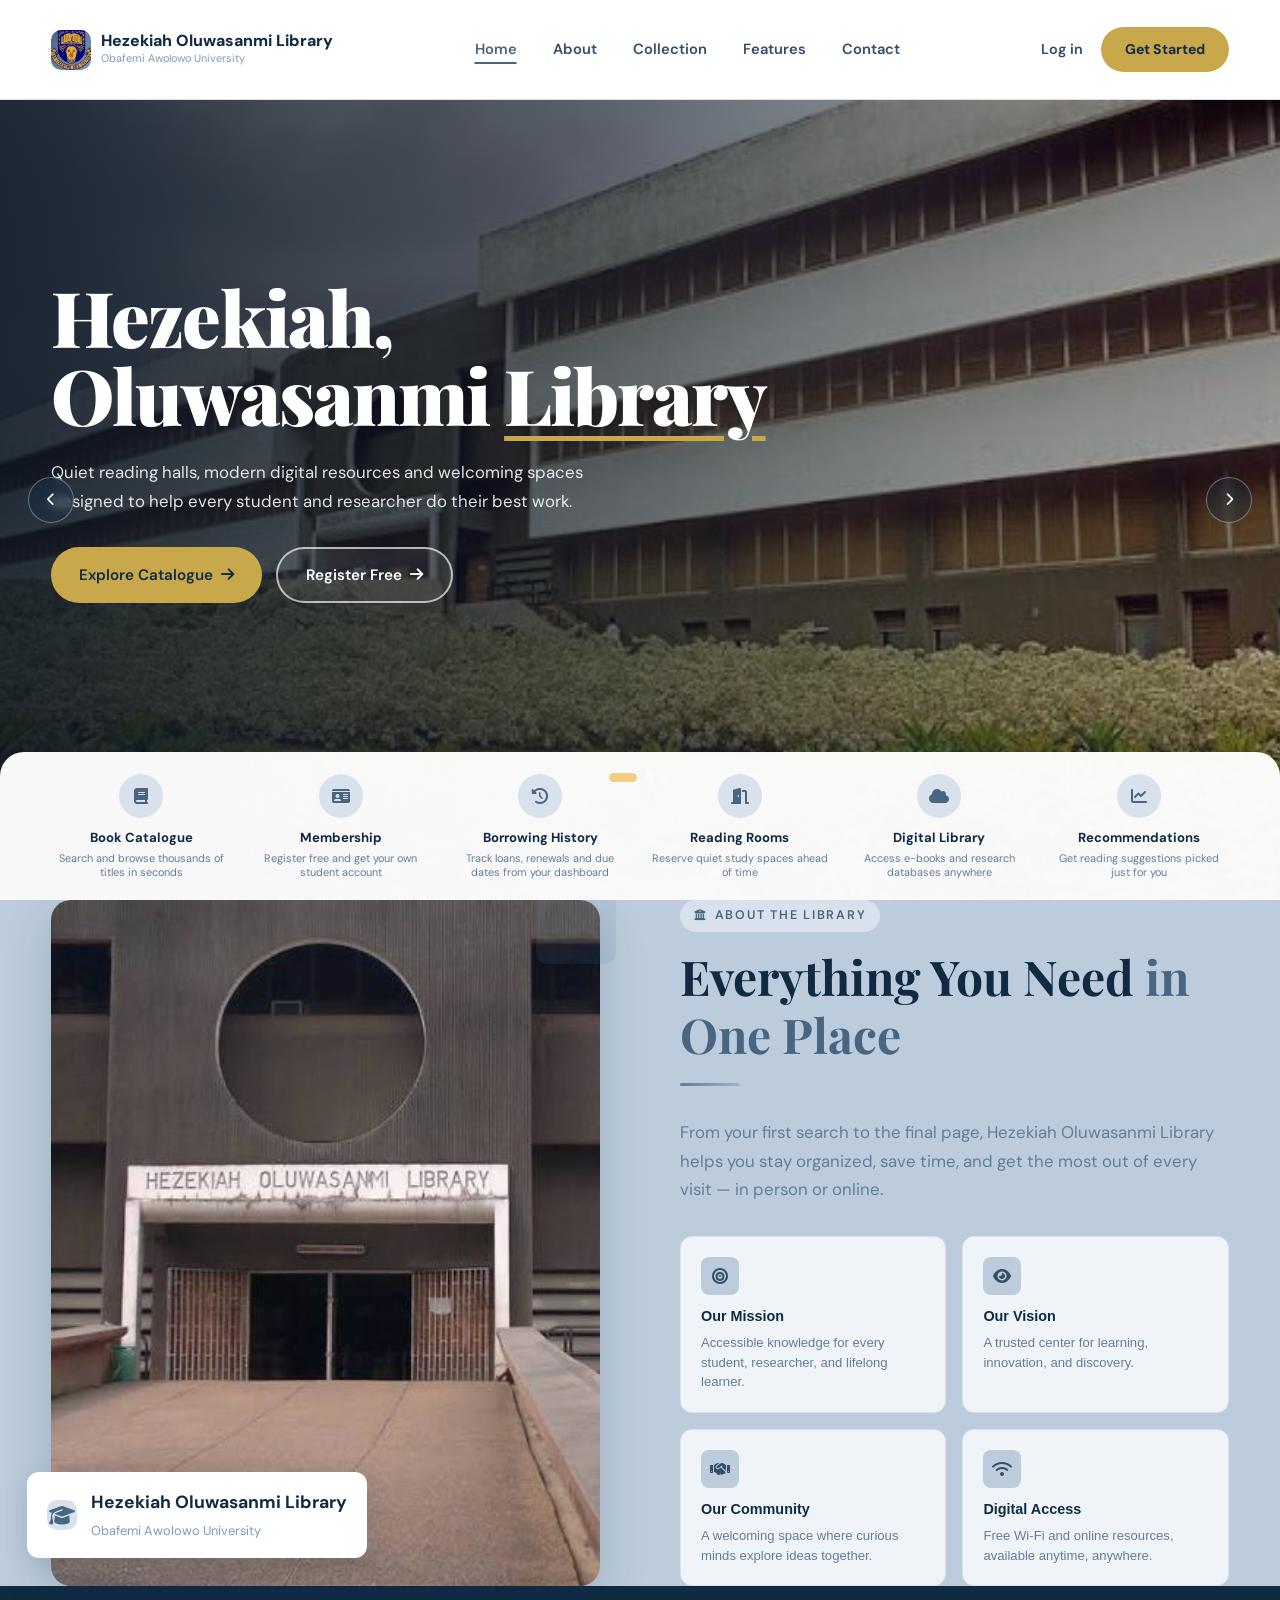
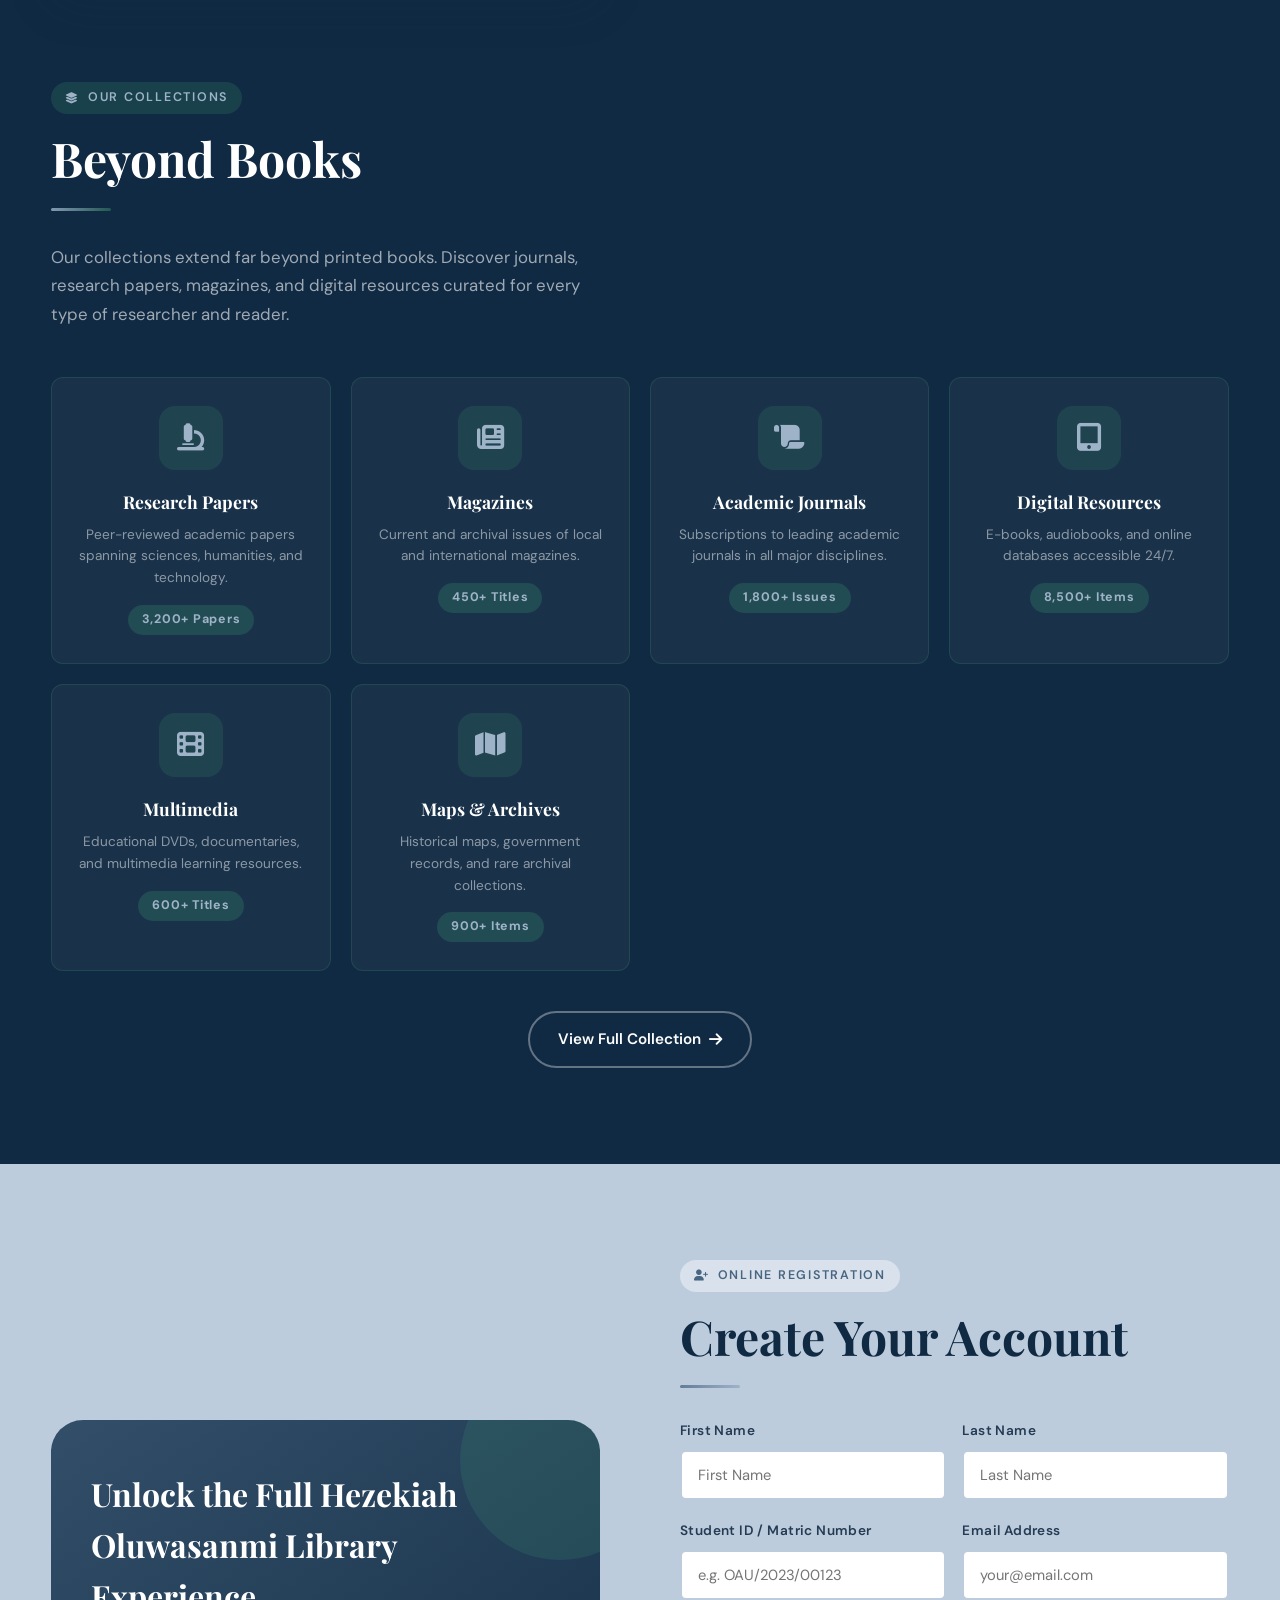
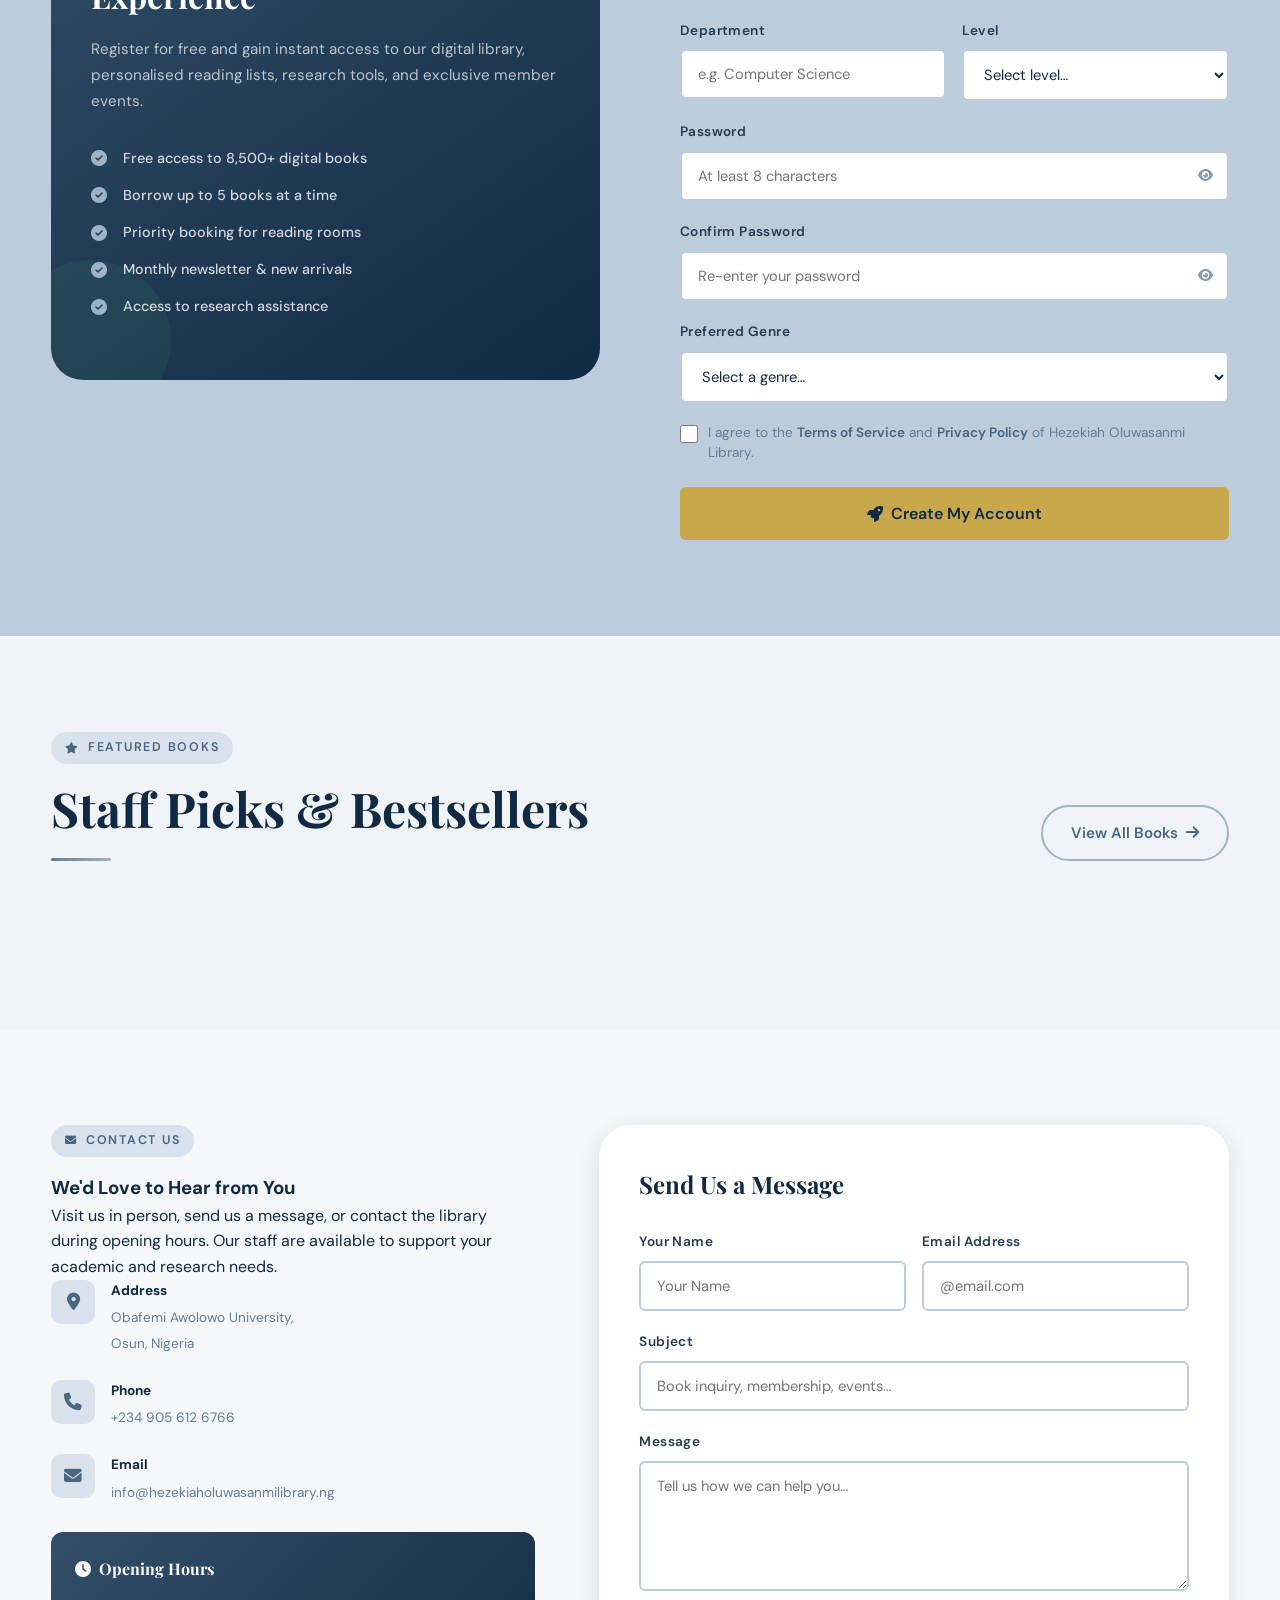
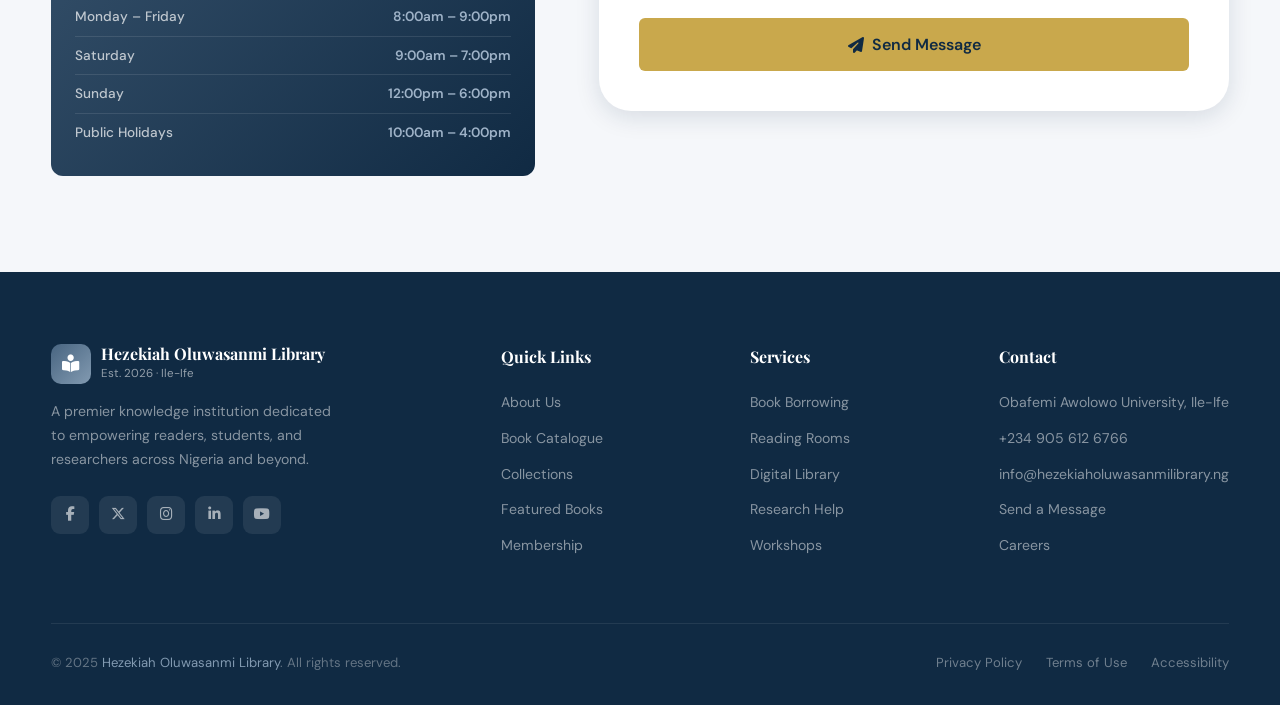
<file: index.html>
<!DOCTYPE html>
<html lang="en">
<head>
<meta charset="UTF-8" />
<meta name="viewport" content="width=device-width, initial-scale=1.0"/>

<title>Hezekiah Oluwasanmi Library</title>
<link rel="shortcut icon" href="images/oau_logo_eb5tgl.png" type="image/x-icon">
<link href="https://fonts.googleapis.com/css2?family=Playfair+Display:wght@400;600;700;900&family=DM+Sans:wght@300;400;500;600&display=swap" rel="stylesheet"/>
<link rel="stylesheet" href="https://cdnjs.cloudflare.com/ajax/libs/font-awesome/6.5.0/css/all.min.css"/>
<link rel="stylesheet" href="style.css"/>
</head>
<body>


  

<!-- ===== TOP NAVBAR ===== -->
<nav class="site-nav" id="siteNav">
  <div class="site-nav-inner">
    <a href="index.html" class="site-nav-brand">
      <span class="site-nav-brand-icon"><img src="images/oau_logo_eb5tgl.png" alt="Hezekiah Oluwasanmi Library logo" /></span>
      <span class="site-nav-brand-text"><strong>Hezekiah Oluwasanmi Library</strong><span>Obafemi Awolowo University</span></span>
    </a>
    <div class="site-nav-links" id="siteNavLinks">
      <a href="index.html" class="active">Home</a>
      <a href="about.html">About</a>
      <a href="collection.html">Collection</a>
      <a href="features.html">Features</a>
      <a href="contact.html">Contact</a>
    </div>
    <div class="site-nav-actions">
      <a href="login.html" class="site-nav-login">Log in</a>
      <a href="index.html#register" class="site-nav-cta">Get Started</a>
      <button class="site-nav-toggle" id="siteNavToggle" aria-label="Toggle navigation">
        <span></span><span></span><span></span>
      </button>
    </div>
  </div>
</nav>

<!-- Mobile dropdown -->
<div class="site-nav-mobile" id="siteNavMobile">
  <a href="index.html">Home</a>
  <a href="about.html">About</a>
  <a href="collection.html">Collection</a>
  <a href="features.html">Features</a>
  <a href="contact.html">Contact</a>
  <a href="login.html">Log in</a>
  <a href="index.html#register" class="site-nav-cta">Get Started</a>
</div>

<div class="page-content" id="pageContent">
<!-- ===== HERO SLIDER ===== -->
<section id="hero" class="hero-slider">
  <div class="hero-slides" id="heroSlides">

    <div class="hero-slide active" style="background-image:url('images/library-view.jpg')">
      <div class="hero-slide-overlay"></div>
      <div class="container hero-slide-content">
        <h1 class="hero-title">Hezekiah,<br>Oluwasanmi <span class="accent">Library</span></h1>
         <p class="hero-desc">
          Quiet reading halls, modern digital resources and welcoming spaces
          designed to help every student and researcher do their best work.
        </p>
        <div class="hero-btns">
          <a href="catalogue.html" class="btn btn-primary">Explore Catalogue <i class="fa-solid fa-arrow-right"></i></a>
          <a href="#register" class="btn btn-outline">Register Free <i class="fa-solid fa-arrow-right"></i></a>
        </div>
      </div>
    </div>

    <div class="hero-slide" style="background-image:url('images/library-view.jpg')">
      <div class="hero-slide-overlay"></div>
      <div class="container hero-slide-content">
        <h1 class="hero-title">A Space to Learn,<br>Grow & <span class="accent">Discover</span></h1>
        <p class="hero-desc">
          Quiet reading halls, modern digital resources and welcoming spaces
          designed to help every student and researcher do their best work.
        </p>
        <div class="hero-btns">
          <a href="collection.html" class="btn btn-primary">Explore Collections <i class="fa-solid fa-arrow-right"></i></a>
          <a href="#register" class="btn btn-outline">Register Free <i class="fa-solid fa-arrow-right"></i></a>
        </div>
      </div>
    </div>

    <div class="hero-slide" style="background-image:url('images/library-view.jpg')">
      <div class="hero-slide-overlay"></div>
      <div class="container hero-slide-content">
        <h1 class="hero-title">Trusted Collections,<br>Endless <span class="accent">Discovery</span></h1>
        <p class="hero-desc">
          From research papers to rare archives, find everything you need to
          support your studies — in person or online, any time.
        </p>
        <div class="hero-btns">
          <a href="catalogue.html" class="btn btn-primary">Explore Catalogue <i class="fa-solid fa-arrow-right"></i></a>
          <a href="contact.html" class="btn btn-outline">Get Research Help <i class="fa-solid fa-arrow-right"></i></a>
        </div>
      </div>
    </div>

  </div>

  <button class="hero-arrow hero-arrow-left" id="heroPrev" aria-label="Previous slide"><i class="fa-solid fa-chevron-left"></i></button>
  <button class="hero-arrow hero-arrow-right" id="heroNext" aria-label="Next slide"><i class="fa-solid fa-chevron-right"></i></button>

  <div class="hero-dots" id="heroDots">
    <button class="hero-dot active" data-slide="0" aria-label="Slide 1"></button>
    <button class="hero-dot" data-slide="1" aria-label="Slide 2"></button>
    <button class="hero-dot" data-slide="2" aria-label="Slide 3"></button>
  </div>

  <!-- Floating feature bar, overlapping the bottom of the slider -->
  <div class="hero-features-bar">
    <div class="container">
      <div class="icon-features-grid">
        <div class="icon-feature reveal">
          <div class="icon-feature-icon"><i class="fa-solid fa-book"></i></div>
          <h4>Book Catalogue</h4>
          <p>Search and browse thousands of titles in seconds</p>
        </div>
        <div class="icon-feature reveal reveal-delay-1">
          <div class="icon-feature-icon"><i class="fa-solid fa-id-card"></i></div>
          <h4>Membership</h4>
          <p>Register free and get your own student account</p>
        </div>
        <div class="icon-feature reveal reveal-delay-2">
          <div class="icon-feature-icon"><i class="fa-solid fa-clock-rotate-left"></i></div>
          <h4>Borrowing History</h4>
          <p>Track loans, renewals and due dates from your dashboard</p>
        </div>
        <div class="icon-feature reveal">
          <div class="icon-feature-icon"><i class="fa-solid fa-door-open"></i></div>
          <h4>Reading Rooms</h4>
          <p>Reserve quiet study spaces ahead of time</p>
        </div>
        <div class="icon-feature reveal reveal-delay-1">
          <div class="icon-feature-icon"><i class="fa-solid fa-cloud"></i></div>
          <h4>Digital Library</h4>
          <p>Access e-books and research databases anywhere</p>
        </div>
        <div class="icon-feature reveal reveal-delay-2">
          <div class="icon-feature-icon"><i class="fa-solid fa-chart-line"></i></div>
          <h4>Recommendations</h4>
          <p>Get reading suggestions picked just for you</p>
        </div>
      </div>
    </div>
  </div>
</section>

<!-- ===== ABOUT ME ===== -->
<section id="about">
  <div class="container">
    <div class="about-grid">
      <div class="about-image-wrap reveal">
        <img class="about-image-main" src="images/images (4).jpg" alt="Library interior" />
        <div class="about-image-badge">
          <div class="icon"><i class="fa-solid fa-graduation-cap"></i></div>
          <div>
            <strong>Hezekiah Oluwasanmi Library</strong>
            <span>Obafemi Awolowo University</span>
          </div>
        </div>
        <div class="about-image-accent"></div>
      </div>
      <div class="reveal reveal-delay-1">
        <div class="section-tag">
          <i class="fa-solid fa-building-columns"></i> About the Library
        </div>
        <h2 class="section-title">Everything You Need <span class="accent">in One Place</span></h2>
        <div class="divider"></div>
        <p class="section-subtitle">
          From your first search to the final page, Hezekiah Oluwasanmi Library helps
          you stay organized, save time, and get the most out of every visit — in person
          or online.
        </p>
        <div class="about-pillars">
          <div class="pillar">
            <div class="pillar-icon"><i class="fa-solid fa-bullseye"></i></div>
            <h4>Our Mission</h4>
            <p>Accessible knowledge for every student, researcher, and lifelong learner.</p>
          </div>
          <div class="pillar">
            <div class="pillar-icon"><i class="fa-solid fa-eye"></i></div>
            <h4>Our Vision</h4>
            <p>A trusted center for learning, innovation, and discovery.</p>
          </div>
          <div class="pillar">
            <div class="pillar-icon"><i class="fa-solid fa-handshake"></i></div>
            <h4>Our Community</h4>
            <p>A welcoming space where curious minds explore ideas together.</p>
          </div>
          <div class="pillar">
            <div class="pillar-icon"><i class="fa-solid fa-wifi"></i></div>
            <h4>Digital Access</h4>
            <p>Free Wi-Fi and online resources, available anytime, anywhere.</p>
          </div>
        </div>
      </div>
    </div>
  </div>
</section>


<!-- ===== OTHER COLLECTIONS ===== -->
<section id="collections" class="section">
  <div class="container">
    <div class="reveal">
      <div class="section-tag"><i class="fa-solid fa-layer-group"></i> Our Collections</div>
      <h2 class="section-title">Beyond Books</h2>
      <div class="divider"></div>
      <p class="section-subtitle">
        Our collections extend far beyond printed books. Discover journals, research papers,
        magazines, and digital resources curated for every type of researcher and reader.
      </p>
    </div>
    <div class="collections-grid">
      <div class="collection-card reveal">
        <div class="collection-icon"><i class="fa-solid fa-microscope"></i></div>
        <h3>Research Papers</h3>
        <p>Peer-reviewed academic papers spanning sciences, humanities, and technology.</p>
        <span class="count">3,200+ Papers</span>
      </div>
      <div class="collection-card reveal reveal-delay-1">
        <div class="collection-icon"><i class="fa-solid fa-newspaper"></i></div>
        <h3>Magazines</h3>
        <p>Current and archival issues of local and international magazines.</p>
        <span class="count">450+ Titles</span>
      </div>
      <div class="collection-card reveal reveal-delay-2">
        <div class="collection-icon"><i class="fa-solid fa-scroll"></i></div>
        <h3>Academic Journals</h3>
        <p>Subscriptions to leading academic journals in all major disciplines.</p>
        <span class="count">1,800+ Issues</span>
      </div>
      <div class="collection-card reveal">
        <div class="collection-icon"><i class="fa-solid fa-tablet-screen-button"></i></div>
        <h3>Digital Resources</h3>
        <p>E-books, audiobooks, and online databases accessible 24/7.</p>
        <span class="count">8,500+ Items</span>
      </div>
      <div class="collection-card reveal reveal-delay-1">
        <div class="collection-icon"><i class="fa-solid fa-film"></i></div>
        <h3>Multimedia</h3>
        <p>Educational DVDs, documentaries, and multimedia learning resources.</p>
        <span class="count">600+ Titles</span>
      </div>
      <div class="collection-card reveal reveal-delay-2">
        <div class="collection-icon"><i class="fa-solid fa-map"></i></div>
        <h3>Maps & Archives</h3>
        <p>Historical maps, government records, and rare archival collections.</p>
        <span class="count">900+ Items</span>
      </div>
    </div>
    <div style="text-align:center;margin-top:40px;">
      <a href="collection.html" class="btn btn-outline-light">
        View Full Collection <i class="fa-solid fa-arrow-right"></i>
      </a>
    </div>
  </div>
</section>

<!-- ===== REGISTRATION ===== -->
<section id="register" class="section">
  <div class="container">
    <div class="register-grid">
      <div class="register-visual reveal">
        <h3>Unlock the Full Hezekiah Oluwasanmi Library Experience</h3>
        <p>
          Register for free and gain instant access to our digital library,
          personalised reading lists, research tools, and exclusive member events.
        </p>
        <div class="register-perks">
          <div class="perk"><i class="fa-solid fa-circle-check"></i><span>Free access to 8,500+ digital books</span></div>
          <div class="perk"><i class="fa-solid fa-circle-check"></i><span>Borrow up to 5 books at a time</span></div>
          <div class="perk"><i class="fa-solid fa-circle-check"></i><span>Priority booking for reading rooms</span></div>
          <div class="perk"><i class="fa-solid fa-circle-check"></i><span>Monthly newsletter & new arrivals</span></div>
          <div class="perk"><i class="fa-solid fa-circle-check"></i><span>Access to research assistance</span></div>
        </div>
      </div>
      <div class="reveal reveal-delay-1">
        <div class="section-tag"><i class="fa-solid fa-user-plus"></i> Online Registration</div>
        <h2 class="section-title">Create Your Account</h2>
        <div class="divider"></div>
        <form id="registrationForm" novalidate>
          <div class="auth-alert error" id="regAlert" role="alert" style="display:none;align-items:flex-start;gap:10px;padding:13px 16px;border-radius:6px;font-size:.85rem;margin-bottom:16px;line-height:1.5;background:#fdecea;color:#c0392b;">
            <i class="fa-solid fa-circle-exclamation"></i>
            <span id="regAlertMsg">Please fix the highlighted fields below.</span>
          </div>
          <div class="form-row">
            <div class="form-group">
              <label for="firstName">First Name</label>
              <input type="text" id="firstName" placeholder="First Name" required />
            </div>
            <div class="form-group">
              <label for="lastName">Last Name</label>
              <input type="text" id="lastName" placeholder="Last Name" required />
            </div>
          </div>
          <div class="form-row">
            <div class="form-group">
              <label for="studentId">Student ID / Matric Number</label>
              <input type="text" id="studentId" placeholder="e.g. OAU/2023/00123" required />
            </div>
            <div class="form-group">
              <label for="regEmail">Email Address</label>
              <input type="email" id="regEmail" placeholder="your@email.com" required />
            </div>
          </div>
          <div class="form-row">
            <div class="form-group">
              <label for="department">Department</label>
              <input type="text" id="department" placeholder="e.g. Computer Science" required />
            </div>
            <div class="form-group">
              <label for="level">Level</label>
              <select id="level" required>
                <option value="" disabled selected>Select level…</option>
                <option>100</option>
                <option>200</option>
                <option>300</option>
                <option>400</option>
                <option>500</option>
                <option>Postgraduate</option>
                <option>Staff</option>
              </select>
            </div>
          </div>
          <div class="form-group">
            <label for="regPassword">Password</label>
            <div class="password-field" style="position:relative;">
              <input type="password" id="regPassword" placeholder="At least 8 characters" required style="padding-right:44px;" />
              <button type="button" class="pw-toggle" data-target="regPassword" aria-label="Show password" style="position:absolute;right:4px;top:4px;bottom:4px;width:38px;background:none;border:none;color:var(--text-muted);cursor:pointer;display:flex;align-items:center;justify-content:center;border-radius:6px;"><i class="fa-solid fa-eye"></i></button>
            </div>
          </div>
          <div class="form-group">
            <label for="regConfirmPassword">Confirm Password</label>
            <div class="password-field" style="position:relative;">
              <input type="password" id="regConfirmPassword" placeholder="Re-enter your password" required style="padding-right:44px;" />
              <button type="button" class="pw-toggle" data-target="regConfirmPassword" aria-label="Show password" style="position:absolute;right:4px;top:4px;bottom:4px;width:38px;background:none;border:none;color:var(--text-muted);cursor:pointer;display:flex;align-items:center;justify-content:center;border-radius:6px;"><i class="fa-solid fa-eye"></i></button>
            </div>
          </div>
          <div class="form-group">
            <label for="genre">Preferred Genre</label>
            <select id="genre" required>
              <option value="" disabled selected>Select a genre…</option>
              <option>Science & Technology</option>
              <option>Arts & Culture</option>
              <option>Business & Commerce</option>
              <option>History & Politics</option>
              <option>Fiction & Literature</option>
              <option>Health & Wellness</option>
              <option>Philosophy & Religion</option>
            </select>
          </div>
          <div class="form-check">
            <input type="checkbox" id="terms" required />
            <span>I agree to the <a href="#">Terms of Service</a> and <a href="#">Privacy Policy</a> of Hezekiah Oluwasanmi Library.</span>
          </div>
          <button type="submit" class="btn btn-primary reg-submit" id="regSubmitBtn">
            <i class="fa-solid fa-rocket"></i> Create My Account
          </button>
        </form>
        <div class="form-success" id="regSuccess">
          <i class="fa-solid fa-circle-check"></i>
          <h4>Welcome to Hezekiah Oluwasanmi Library!</h4>
          <p>Your account has been created. <a href="login.html" style="color:var(--blue-600);font-weight:700;">Sign in now</a> to reach your student dashboard.</p>
        </div>
      </div>
    </div>
  </div>
</section>

<!-- ===== FEATURED BOOKS ===== -->
<section id="featured" class="section">
  <div class="container">
    <div class="featured-header reveal">
      <div>
        <div class="section-tag"><i class="fa-solid fa-star"></i> Featured Books</div>
        <h2 class="section-title">Staff Picks & Bestsellers</h2>
        <div class="divider" style="margin-bottom:0"></div>
      </div>
      <a href="catalogue.html" class="btn btn-outline">View All Books <i class="fa-solid fa-arrow-right"></i></a>
    </div>
    <div class="featured-grid reveal" id="featuredGrid"></div>
  </div>
</section>

<!-- ===== CONTACT ===== -->
<section id="contact" class="section">
  <div class="container">
    <div class="contact-grid">
      <div class="reveal">
        <div class="section-tag"><i class="fa-solid fa-envelope"></i> Contact Us</div>
        <h3>We'd Love to Hear from You</h3>
        <p>
          Visit us in person, send us a message, or contact the library during opening
          hours. Our staff are available to support your academic and research needs.
        </p>
        <div class="contact-item">
          <div class="ci-icon"><i class="fa-solid fa-location-dot"></i></div>
          <div class="ci-text">
            <strong>Address</strong>
            <span>Obafemi Awolowo University,<br>Osun, Nigeria</span>
          </div>
        </div>
        <div class="contact-item">
          <div class="ci-icon"><i class="fa-solid fa-phone"></i></div>
          <div class="ci-text">
            <strong>Phone</strong>
            <span>+234 905 612 6766</span>
          </div>
        </div>
        <div class="contact-item">
          <div class="ci-icon"><i class="fa-solid fa-envelope"></i></div>
          <div class="ci-text">
            <strong>Email</strong>
            <span>info@hezekiaholuwasanmilibrary.ng</span>
          </div>
        </div>
        <div class="hours-card">
          <h4><i class="fa-solid fa-clock"></i> Opening Hours</h4>
          <div class="hour-row"><span class="day">Monday – Friday</span><span class="time">8:00am – 9:00pm</span></div>
          <div class="hour-row"><span class="day">Saturday</span><span class="time">9:00am – 7:00pm</span></div>
          <div class="hour-row"><span class="day">Sunday</span><span class="time">12:00pm – 6:00pm</span></div>
          <div class="hour-row"><span class="day">Public Holidays</span><span class="time">10:00am – 4:00pm</span></div>
        </div>
      </div>
      <div class="contact-form-wrap reveal reveal-delay-1">
        <h3>Send Us a Message</h3>
        <form class="contact-form" id="contactForm">
          <div class="form-row">
            <div class="form-group">
              <label>Your Name</label>
              <input type="text" placeholder="Your Name" required />
            </div>
            <div class="form-group">
              <label>Email Address</label>
              <input type="email" placeholder="@email.com" required />
            </div>
          </div>
          <div class="form-group">
            <label>Subject</label>
            <input type="text" placeholder="Book inquiry, membership, events…" />
          </div>
          <div class="form-group">
            <label>Message</label>
            <textarea placeholder="Tell us how we can help you…" required></textarea>
          </div>
          <button type="submit" class="btn btn-primary contact-submit">
            <i class="fa-solid fa-paper-plane"></i> Send Message
          </button>
        </form>
      </div>
    </div>
  </div>
</section>

<!-- ===== FOOTER ===== -->
<footer id="footer">
  <div class="container">
    <div class="footer-grid">
      <div class="footer-brand">
        <a href="#hero" class="nav-logo">
          <div class="nav-logo-icon"><i class="fa-solid fa-book-open-reader"></i></div>
          <div class="nav-logo-text">
            <strong style="color:white">Hezekiah Oluwasanmi Library</strong>
            <span>Est. 2026 · Ile-Ife</span>
          </div>
        </a>
        <p>
          A premier knowledge institution dedicated to empowering readers,
          students, and researchers across Nigeria and beyond.
        </p>
        <div class="footer-socials">
          <a href="#" class="social-icon" aria-label="Facebook"><i class="fa-brands fa-facebook-f"></i></a>
          <a href="#" class="social-icon" aria-label="Twitter"><i class="fa-brands fa-x-twitter"></i></a>
          <a href="#" class="social-icon" aria-label="Instagram"><i class="fa-brands fa-instagram"></i></a>
          <a href="#" class="social-icon" aria-label="LinkedIn"><i class="fa-brands fa-linkedin-in"></i></a>
          <a href="#" class="social-icon" aria-label="YouTube"><i class="fa-brands fa-youtube"></i></a>
        </div>
      </div>
      <div class="footer-col">
        <h5>Quick Links</h5>
        <ul>
          <li><a href="about.html">About Us</a></li>
          <li><a href="catalogue.html">Book Catalogue</a></li>
          <li><a href="collection.html">Collections</a></li>
          <li><a href="#featured">Featured Books</a></li>
          <li><a href="#register">Membership</a></li>
        </ul>
      </div>
      <div class="footer-col">
        <h5>Services</h5>
        <ul>
          <li><a href="service.html">Book Borrowing</a></li>
          <li><a href="service.html">Reading Rooms</a></li>
          <li><a href="service.html">Digital Library</a></li>
          <li><a href="service.html">Research Help</a></li>
          <li><a href="service.html">Workshops</a></li>
        </ul>
      </div>
      <div class="footer-col">
        <h5>Contact</h5>
        <ul>
          <li><a href="contact.html">Obafemi Awolowo University, Ile-Ife</a></li>
          <li><a href="tel:+2349056126766">+234 905 612 6766</a></li>
          <li><a href="mailto:info@hezekiaholuwasanmilibrary.ng">info@hezekiaholuwasanmilibrary.ng</a></li>
          <li><a href="contact.html">Send a Message</a></li>
          <li><a href="#">Careers</a></li>
        </ul>
      </div>
    </div>
    <div class="footer-bottom">
      <p>© 2025 <a href="#">Hezekiah Oluwasanmi Library</a>. All rights reserved.</p>
      <div class="footer-bottom-links">
        <a href="#">Privacy Policy</a>
        <a href="#">Terms of Use</a>
        <a href="#">Accessibility</a>
      </div>
    </div>
  </div>
</footer>

<!-- Back to top -->
<button id="back-top" aria-label="Back to top"><i class="fa-solid fa-chevron-up"></i></button>

<!-- Toast -->
<div class="toast" id="toast">
  <i class="fa-solid fa-circle-check"></i>
  <span id="toast-msg">Message sent successfully!</span>
</div>

</div>
<script src="script.js"></script>
<script>
/* ===== Hero slider ===== */
(function () {
  var slides = document.querySelectorAll('.hero-slide');
  var dots = document.querySelectorAll('.hero-dot');
  var prevBtn = document.getElementById('heroPrev');
  var nextBtn = document.getElementById('heroNext');
  if (!slides.length) return;

  var current = 0;
  var timer = null;
  var AUTOPLAY_MS = 6000;

  function goTo(index) {
    slides[current].classList.remove('active');
    dots[current] && dots[current].classList.remove('active');
    current = (index + slides.length) % slides.length;
    slides[current].classList.add('active');
    dots[current] && dots[current].classList.add('active');
  }

  function next() { goTo(current + 1); }
  function prev() { goTo(current - 1); }

  function startAutoplay() {
    stopAutoplay();
    timer = setInterval(next, AUTOPLAY_MS);
  }
  function stopAutoplay() {
    if (timer) clearInterval(timer);
  }

  nextBtn && nextBtn.addEventListener('click', function () { next(); startAutoplay(); });
  prevBtn && prevBtn.addEventListener('click', function () { prev(); startAutoplay(); });
  dots.forEach(function (dot) {
    dot.addEventListener('click', function () {
      goTo(parseInt(dot.getAttribute('data-slide'), 10));
      startAutoplay();
    });
  });

  var slider = document.querySelector('.hero-slider');
  if (slider) {
    slider.addEventListener('mouseenter', stopAutoplay);
    slider.addEventListener('mouseleave', startAutoplay);
  }

  startAutoplay();
})();
</script>
<script>
/* Safety net: if script.js fails to load or throws before the
   scroll-reveal observer attaches, force every .reveal section
   visible after 1.5s so the page never stays blank. */
setTimeout(function () {
  document.querySelectorAll('.reveal:not(.visible)').forEach(function (el) {
    el.classList.add('visible');
  });
}, 1500);
</script>
</body>
</html>
</file>
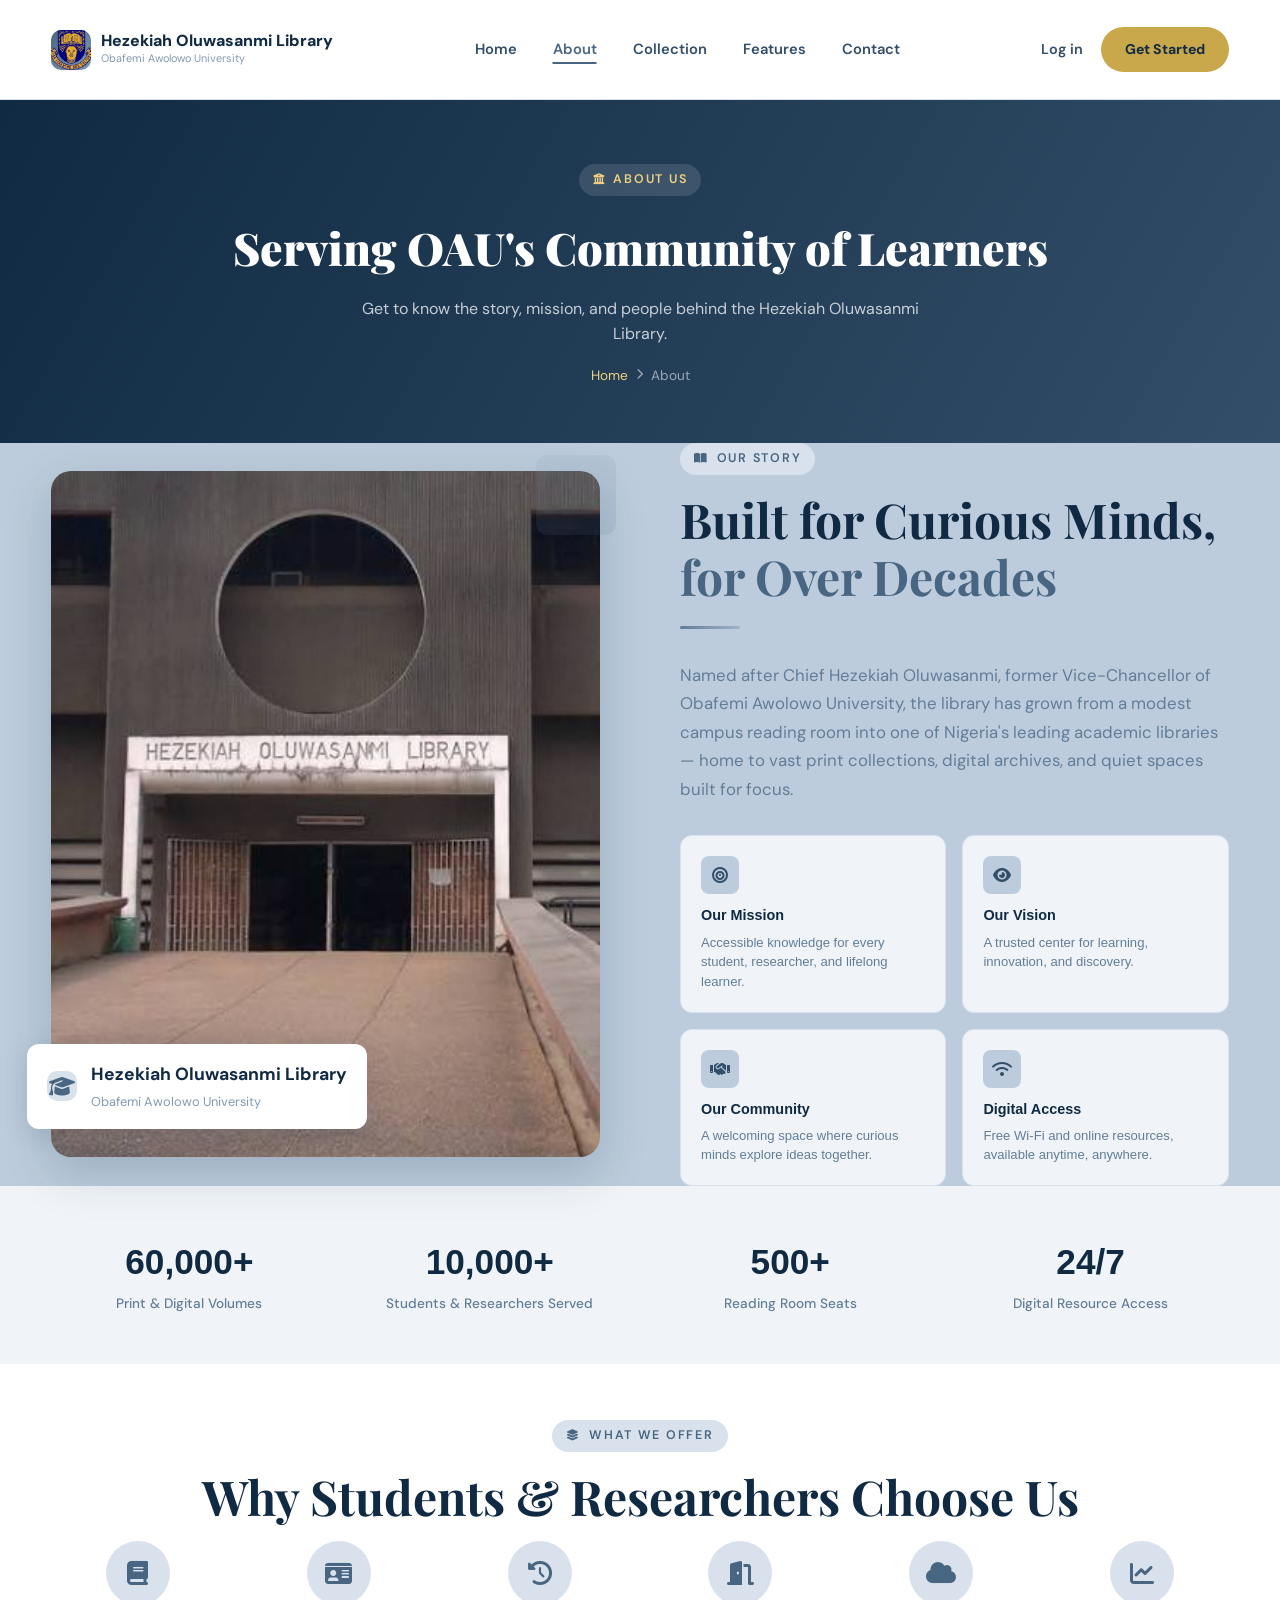
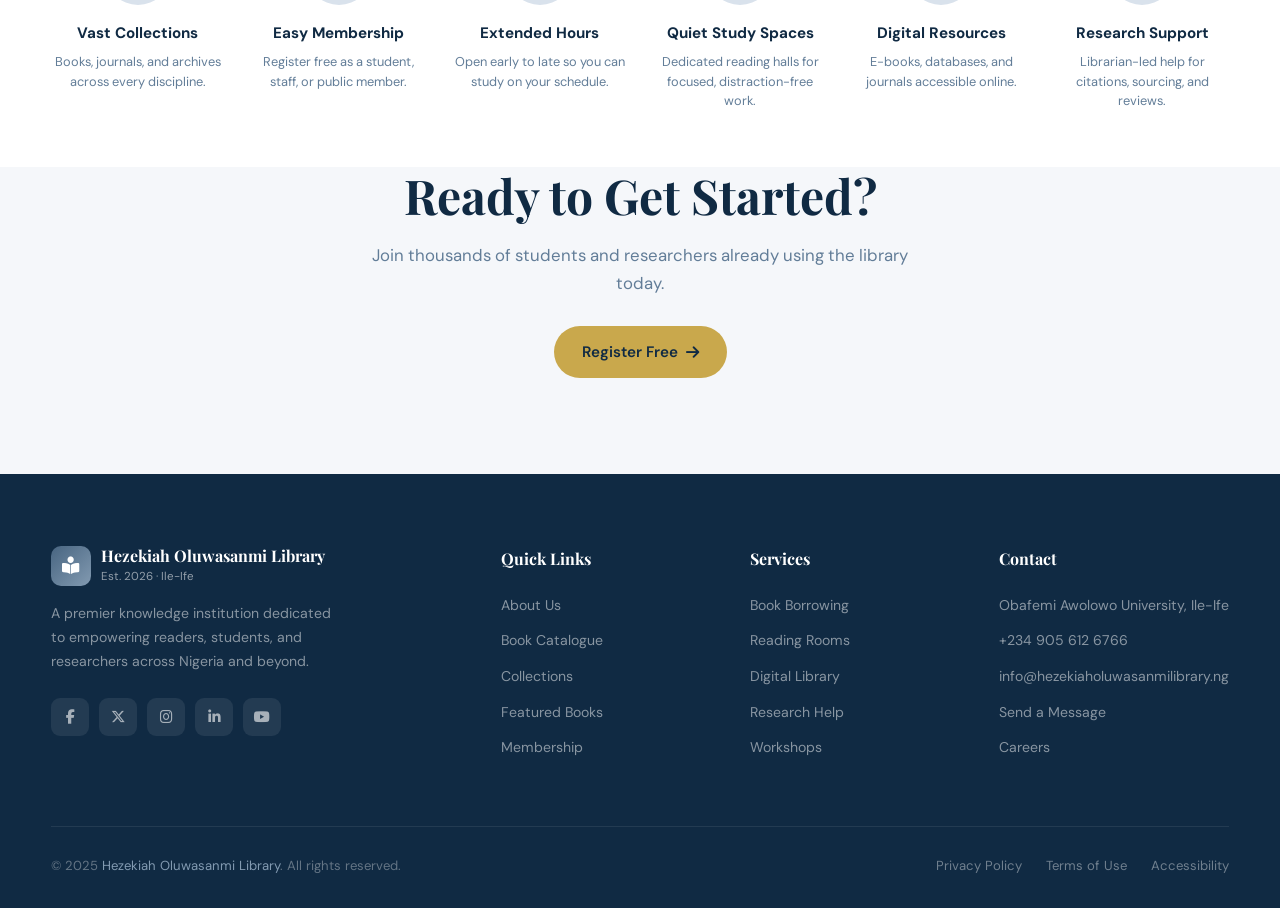
<file: about.html>
<!DOCTYPE html>
<html lang="en">
<head>
<meta charset="UTF-8" />
<meta name="viewport" content="width=device-width, initial-scale=1.0"/>

<title>About Us — Hezekiah Oluwasanmi Library</title>
<link rel="shortcut icon" href="images/oau_logo_eb5tgl.png" type="image/x-icon">
<link href="https://fonts.googleapis.com/css2?family=Playfair+Display:wght@400;600;700;900&family=DM+Sans:wght@300;400;500;600&display=swap" rel="stylesheet"/>
<link rel="stylesheet" href="https://cdnjs.cloudflare.com/ajax/libs/font-awesome/6.5.0/css/all.min.css"/>
<link rel="stylesheet" href="style.css"/>
</head>
<body>

<!-- ===== TOP NAVBAR ===== -->
<nav class="site-nav" id="siteNav">
  <div class="site-nav-inner">
    <a href="index.html" class="site-nav-brand">
      <span class="site-nav-brand-icon"><img src="images/oau_logo_eb5tgl.png" alt="Hezekiah Oluwasanmi Library logo" /></span>
      <span class="site-nav-brand-text"><strong>Hezekiah Oluwasanmi Library</strong><span>Obafemi Awolowo University</span></span>
    </a>
    <div class="site-nav-links" id="siteNavLinks">
      <a href="index.html">Home</a>
      <a href="about.html" class="active">About</a>
      <a href="collection.html">Collection</a>
      <a href="features.html">Features</a>
      <a href="contact.html">Contact</a>
    </div>
    <div class="site-nav-actions">
      <a href="login.html" class="site-nav-login">Log in</a>
      <a href="index.html#register" class="site-nav-cta">Get Started</a>
      <button class="site-nav-toggle" id="siteNavToggle" aria-label="Toggle navigation">
        <span></span><span></span><span></span>
      </button>
    </div>
  </div>
</nav>

<!-- Mobile dropdown -->
<div class="site-nav-mobile" id="siteNavMobile">
  <a href="index.html">Home</a>
  <a href="about.html" class="active">About</a>
  <a href="collection.html">Collection</a>
  <a href="features.html">Features</a>
  <a href="contact.html">Contact</a>
  <a href="login.html">Log in</a>
  <a href="index.html#register" class="site-nav-cta">Get Started</a>
</div>

<div class="page-content" id="pageContent">

<!-- ===== PAGE HEADER ===== -->
<header class="page-header">
  <div class="container">
    <div class="section-tag"><i class="fa-solid fa-building-columns"></i> About Us</div>
    <h1>Serving OAU's Community of Learners</h1>
    <p>Get to know the story, mission, and people behind the Hezekiah Oluwasanmi Library.</p>
    <div class="breadcrumb">
      <a href="index.html">Home</a> <i class="fa-solid fa-chevron-right"></i> <span>About</span>
    </div>
  </div>
</header>

<!-- ===== ABOUT ===== -->
<section id="about">
  <div class="container">
    <div class="about-grid">
      <div class="about-image-wrap reveal">
        <img class="about-image-main" src="images/images (4).jpg" alt="Library interior" />
        <div class="about-image-badge">
          <div class="icon"><i class="fa-solid fa-graduation-cap"></i></div>
          <div>
            <strong>Hezekiah Oluwasanmi Library</strong>
            <span>Obafemi Awolowo University</span>
          </div>
        </div>
        <div class="about-image-accent"></div>
      </div>
      <div class="reveal reveal-delay-1">
        <div class="section-tag">
          <i class="fa-solid fa-book-open"></i> Our Story
        </div>
        <h2 class="section-title">Built for Curious Minds, <span class="accent">for Over Decades</span></h2>
        <div class="divider"></div>
        <p class="section-subtitle">
          Named after Chief Hezekiah Oluwasanmi, former Vice-Chancellor of Obafemi
          Awolowo University, the library has grown from a modest campus reading
          room into one of Nigeria's leading academic libraries — home to vast print
          collections, digital archives, and quiet spaces built for focus.
        </p>
        <div class="about-pillars">
          <div class="pillar">
            <div class="pillar-icon"><i class="fa-solid fa-bullseye"></i></div>
            <h4>Our Mission</h4>
            <p>Accessible knowledge for every student, researcher, and lifelong learner.</p>
          </div>
          <div class="pillar">
            <div class="pillar-icon"><i class="fa-solid fa-eye"></i></div>
            <h4>Our Vision</h4>
            <p>A trusted center for learning, innovation, and discovery.</p>
          </div>
          <div class="pillar">
            <div class="pillar-icon"><i class="fa-solid fa-handshake"></i></div>
            <h4>Our Community</h4>
            <p>A welcoming space where curious minds explore ideas together.</p>
          </div>
          <div class="pillar">
            <div class="pillar-icon"><i class="fa-solid fa-wifi"></i></div>
            <h4>Digital Access</h4>
            <p>Free Wi-Fi and online resources, available anytime, anywhere.</p>
          </div>
        </div>
      </div>
    </div>
  </div>
</section>

<!-- ===== QUICK FACTS ===== -->
<section class="stats-strip">
  <div class="container stats-strip-grid">
    <div class="stat-block reveal">
      <strong>60,000+</strong>
      <span>Print & Digital Volumes</span>
    </div>
    <div class="stat-block reveal reveal-delay-1">
      <strong>10,000+</strong>
      <span>Students & Researchers Served</span>
    </div>
    <div class="stat-block reveal reveal-delay-2">
      <strong>500+</strong>
      <span>Reading Room Seats</span>
    </div>
    <div class="stat-block reveal">
      <strong>24/7</strong>
      <span>Digital Resource Access</span>
    </div>
  </div>
</section>

<!-- ===== WHAT WE OFFER ===== -->
<section id="icon-features" class="section">
  <div class="container">
    <div class="reveal" style="text-align:center;margin-bottom:16px;">
      <div class="section-tag" style="margin-inline:auto;"><i class="fa-solid fa-layer-group"></i> What We Offer</div>
      <h2 class="section-title">Why Students & Researchers Choose Us</h2>
    </div>
    <div class="icon-features-grid">
      <div class="icon-feature reveal">
        <div class="icon-feature-icon"><i class="fa-solid fa-book"></i></div>
        <h4>Vast Collections</h4>
        <p>Books, journals, and archives across every discipline.</p>
      </div>
      <div class="icon-feature reveal reveal-delay-1">
        <div class="icon-feature-icon"><i class="fa-solid fa-id-card"></i></div>
        <h4>Easy Membership</h4>
        <p>Register free as a student, staff, or public member.</p>
      </div>
      <div class="icon-feature reveal reveal-delay-2">
        <div class="icon-feature-icon"><i class="fa-solid fa-clock-rotate-left"></i></div>
        <h4>Extended Hours</h4>
        <p>Open early to late so you can study on your schedule.</p>
      </div>
      <div class="icon-feature reveal">
        <div class="icon-feature-icon"><i class="fa-solid fa-door-open"></i></div>
        <h4>Quiet Study Spaces</h4>
        <p>Dedicated reading halls for focused, distraction-free work.</p>
      </div>
      <div class="icon-feature reveal reveal-delay-1">
        <div class="icon-feature-icon"><i class="fa-solid fa-cloud"></i></div>
        <h4>Digital Resources</h4>
        <p>E-books, databases, and journals accessible online.</p>
      </div>
      <div class="icon-feature reveal reveal-delay-2">
        <div class="icon-feature-icon"><i class="fa-solid fa-chart-line"></i></div>
        <h4>Research Support</h4>
        <p>Librarian-led help for citations, sourcing, and reviews.</p>
      </div>
    </div>
  </div>
</section>

<!-- ===== CTA ===== -->
<section class="section" style="padding-top:0;">
  <div class="container" style="text-align:center;">
    <h2 class="section-title">Ready to Get Started?</h2>
    <p class="section-subtitle" style="margin:0 auto 28px;">
      Join thousands of students and researchers already using the library today.
    </p>
    <a href="index.html#register" class="btn btn-primary">
      Register Free <i class="fa-solid fa-arrow-right"></i>
    </a>
  </div>
</section>

</div>

<!-- ===== FOOTER ===== -->
<footer id="footer">
  <div class="container">
    <div class="footer-grid">
      <div class="footer-brand">
        <a href="index.html" class="nav-logo">
          <div class="nav-logo-icon"><i class="fa-solid fa-book-open-reader"></i></div>
          <div class="nav-logo-text">
            <strong style="color:white">Hezekiah Oluwasanmi Library</strong>
            <span>Est. 2026 · Ile-Ife</span>
          </div>
        </a>
        <p>
          A premier knowledge institution dedicated to empowering readers,
          students, and researchers across Nigeria and beyond.
        </p>
        <div class="footer-socials">
          <a href="#" class="social-icon" aria-label="Facebook"><i class="fa-brands fa-facebook-f"></i></a>
          <a href="#" class="social-icon" aria-label="Twitter"><i class="fa-brands fa-x-twitter"></i></a>
          <a href="#" class="social-icon" aria-label="Instagram"><i class="fa-brands fa-instagram"></i></a>
          <a href="#" class="social-icon" aria-label="LinkedIn"><i class="fa-brands fa-linkedin-in"></i></a>
          <a href="#" class="social-icon" aria-label="YouTube"><i class="fa-brands fa-youtube"></i></a>
        </div>
      </div>
      <div class="footer-col">
        <h5>Quick Links</h5>
        <ul>
          <li><a href="about.html">About Us</a></li>
          <li><a href="catalogue.html">Book Catalogue</a></li>
          <li><a href="collection.html">Collections</a></li>
          <li><a href="index.html#featured">Featured Books</a></li>
          <li><a href="index.html#register">Membership</a></li>
        </ul>
      </div>
      <div class="footer-col">
        <h5>Services</h5>
        <ul>
          <li><a href="service.html">Book Borrowing</a></li>
          <li><a href="service.html">Reading Rooms</a></li>
          <li><a href="service.html">Digital Library</a></li>
          <li><a href="service.html">Research Help</a></li>
          <li><a href="service.html">Workshops</a></li>
        </ul>
      </div>
      <div class="footer-col">
        <h5>Contact</h5>
        <ul>
          <li><a href="contact.html">Obafemi Awolowo University, Ile-Ife</a></li>
          <li><a href="tel:+2349056126766">+234 905 612 6766</a></li>
          <li><a href="mailto:info@hezekiaholuwasanmilibrary.ng">info@hezekiaholuwasanmilibrary.ng</a></li>
          <li><a href="contact.html">Send a Message</a></li>
          <li><a href="#">Careers</a></li>
        </ul>
      </div>
    </div>
    <div class="footer-bottom">
      <p>© 2025 <a href="index.html">Hezekiah Oluwasanmi Library</a>. All rights reserved.</p>
      <div class="footer-bottom-links">
        <a href="#">Privacy Policy</a>
        <a href="#">Terms of Use</a>
        <a href="#">Accessibility</a>
      </div>
    </div>
  </div>
</footer>

<!-- Back to top -->
<button id="back-top" aria-label="Back to top"><i class="fa-solid fa-chevron-up"></i></button>

<!-- Toast -->
<div class="toast" id="toast">
  <i class="fa-solid fa-circle-check"></i>
  <span id="toast-msg">Message sent successfully!</span>
</div>

<script src="script.js"></script>
<script>
setTimeout(function () {
  document.querySelectorAll('.reveal:not(.visible)').forEach(function (el) {
    el.classList.add('visible');
  });
}, 1500);
</script>
</body>
</html>
</file>
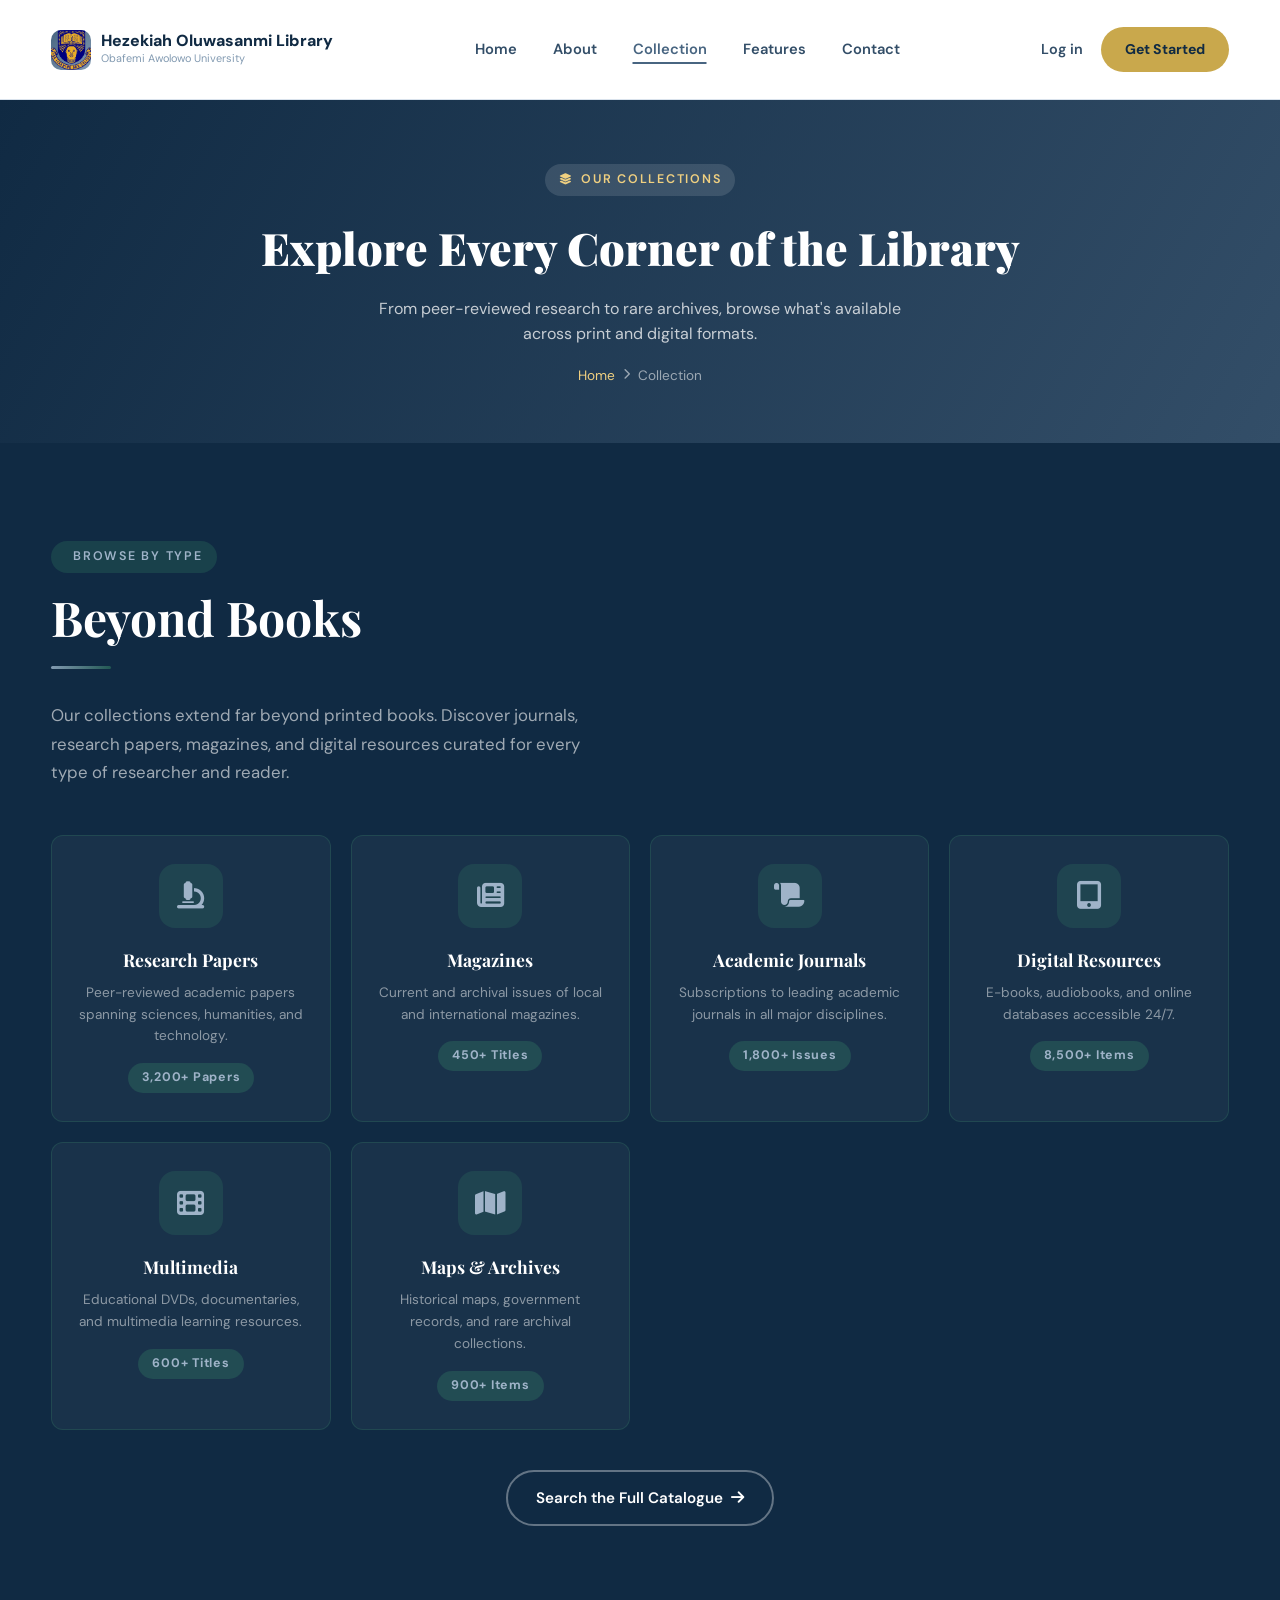
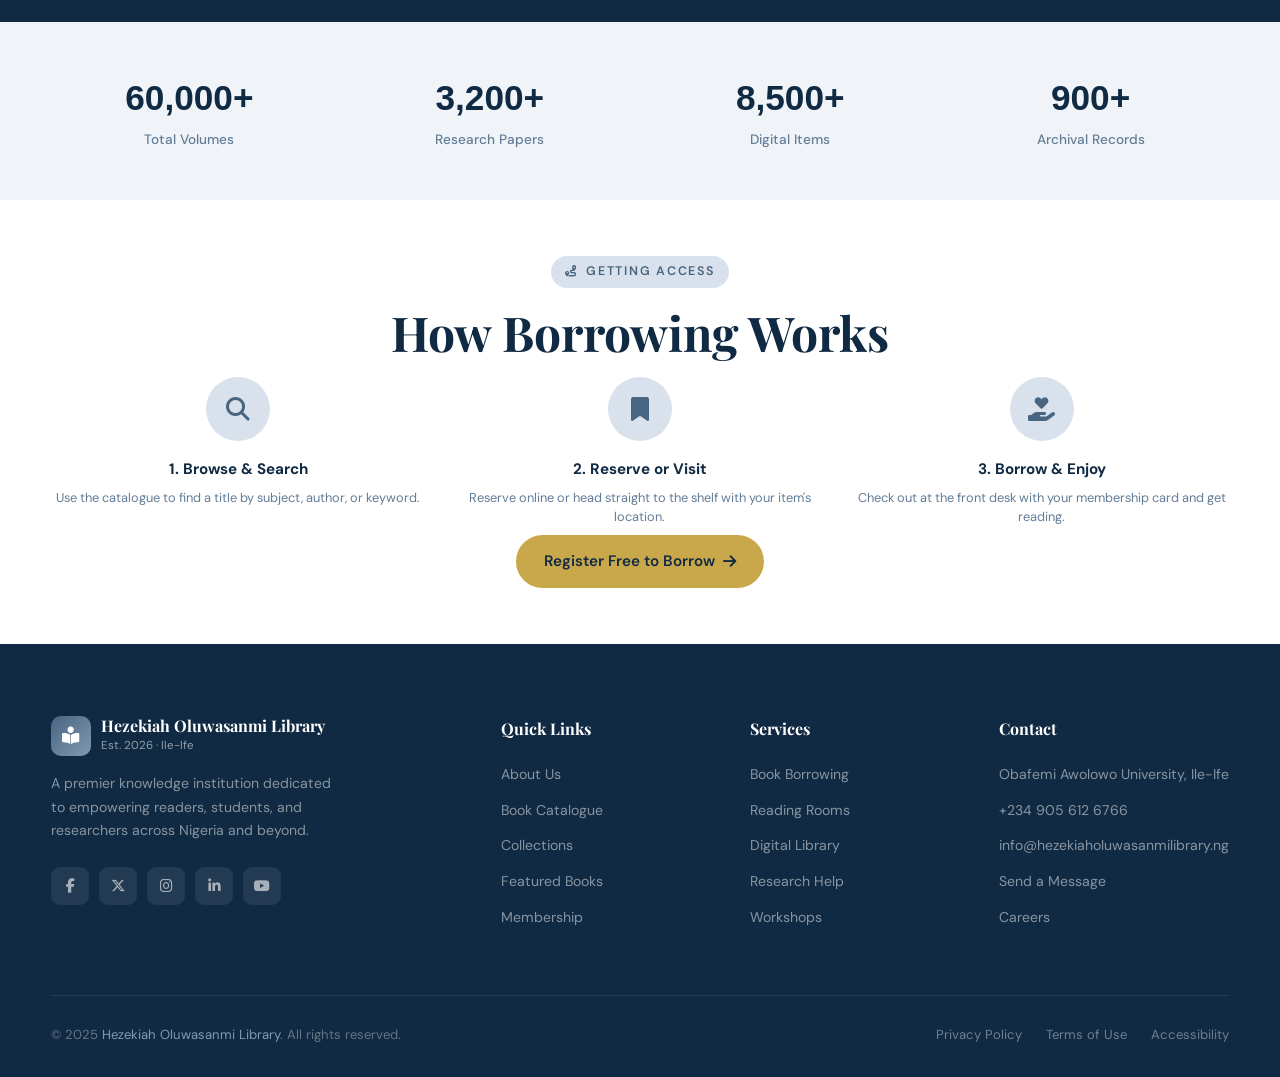
<file: collection.html>
<!DOCTYPE html>
<html lang="en">
<head>
<meta charset="UTF-8" />
<meta name="viewport" content="width=device-width, initial-scale=1.0"/>

<title>Our Collections — Hezekiah Oluwasanmi Library</title>
<link rel="shortcut icon" href="images/oau_logo_eb5tgl.png" type="image/x-icon">
<link href="https://fonts.googleapis.com/css2?family=Playfair+Display:wght@400;600;700;900&family=DM+Sans:wght@300;400;500;600&display=swap" rel="stylesheet"/>
<link rel="stylesheet" href="https://cdnjs.cloudflare.com/ajax/libs/font-awesome/6.5.0/css/all.min.css"/>
<link rel="stylesheet" href="style.css"/>
</head>
<body>

<!-- ===== TOP NAVBAR ===== -->
<nav class="site-nav" id="siteNav">
  <div class="site-nav-inner">
    <a href="index.html" class="site-nav-brand">
      <span class="site-nav-brand-icon"><img src="images/oau_logo_eb5tgl.png" alt="Hezekiah Oluwasanmi Library logo" /></span>
      <span class="site-nav-brand-text"><strong>Hezekiah Oluwasanmi Library</strong><span>Obafemi Awolowo University</span></span>
    </a>
    <div class="site-nav-links" id="siteNavLinks">
      <a href="index.html">Home</a>
      <a href="about.html">About</a>
      <a href="collection.html" class="active">Collection</a>
      <a href="features.html">Features</a>
      <a href="contact.html">Contact</a>
    </div>
    <div class="site-nav-actions">
      <a href="login.html" class="site-nav-login">Log in</a>
      <a href="index.html#register" class="site-nav-cta">Get Started</a>
      <button class="site-nav-toggle" id="siteNavToggle" aria-label="Toggle navigation">
        <span></span><span></span><span></span>
      </button>
    </div>
  </div>
</nav>

<!-- Mobile dropdown -->
<div class="site-nav-mobile" id="siteNavMobile">
  <a href="index.html">Home</a>
  <a href="about.html">About</a>
  <a href="collection.html" class="active">Collection</a>
  <a href="features.html">Features</a>
  <a href="contact.html">Contact</a>
  <a href="login.html">Log in</a>
  <a href="index.html#register" class="site-nav-cta">Get Started</a>
</div>

<div class="page-content" id="pageContent">

<!-- ===== PAGE HEADER ===== -->
<header class="page-header">
  <div class="container">
    <div class="section-tag"><i class="fa-solid fa-layer-group"></i> Our Collections</div>
    <h1>Explore Every Corner of the Library</h1>
    <p>From peer-reviewed research to rare archives, browse what's available across print and digital formats.</p>
    <div class="breadcrumb">
      <a href="index.html">Home</a> <i class="fa-solid fa-chevron-right"></i> <span>Collection</span>
    </div>
  </div>
</header>

<!-- ===== COLLECTIONS GRID ===== -->
<section id="collections" class="section">
  <div class="container">
    <div class="reveal">
      <div class="section-tag"><i class="fa-solid fa-books"></i> Browse by Type</div>
      <h2 class="section-title">Beyond Books</h2>
      <div class="divider"></div>
      <p class="section-subtitle">
        Our collections extend far beyond printed books. Discover journals, research papers,
        magazines, and digital resources curated for every type of researcher and reader.
      </p>
    </div>
    <div class="collections-grid">
      <div class="collection-card reveal">
        <div class="collection-icon"><i class="fa-solid fa-microscope"></i></div>
        <h3>Research Papers</h3>
        <p>Peer-reviewed academic papers spanning sciences, humanities, and technology.</p>
        <span class="count">3,200+ Papers</span>
      </div>
      <div class="collection-card reveal reveal-delay-1">
        <div class="collection-icon"><i class="fa-solid fa-newspaper"></i></div>
        <h3>Magazines</h3>
        <p>Current and archival issues of local and international magazines.</p>
        <span class="count">450+ Titles</span>
      </div>
      <div class="collection-card reveal reveal-delay-2">
        <div class="collection-icon"><i class="fa-solid fa-scroll"></i></div>
        <h3>Academic Journals</h3>
        <p>Subscriptions to leading academic journals in all major disciplines.</p>
        <span class="count">1,800+ Issues</span>
      </div>
      <div class="collection-card reveal">
        <div class="collection-icon"><i class="fa-solid fa-tablet-screen-button"></i></div>
        <h3>Digital Resources</h3>
        <p>E-books, audiobooks, and online databases accessible 24/7.</p>
        <span class="count">8,500+ Items</span>
      </div>
      <div class="collection-card reveal reveal-delay-1">
        <div class="collection-icon"><i class="fa-solid fa-film"></i></div>
        <h3>Multimedia</h3>
        <p>Educational DVDs, documentaries, and multimedia learning resources.</p>
        <span class="count">600+ Titles</span>
      </div>
      <div class="collection-card reveal reveal-delay-2">
        <div class="collection-icon"><i class="fa-solid fa-map"></i></div>
        <h3>Maps & Archives</h3>
        <p>Historical maps, government records, and rare archival collections.</p>
        <span class="count">900+ Items</span>
      </div>
    </div>
    <div style="text-align:center;margin-top:40px;">
      <a href="catalogue.html" class="btn btn-outline-light">
        Search the Full Catalogue <i class="fa-solid fa-arrow-right"></i>
      </a>
    </div>
  </div>
</section>

<!-- ===== COLLECTION STATS ===== -->
<section class="stats-strip">
  <div class="container stats-strip-grid">
    <div class="stat-block reveal">
      <strong>60,000+</strong>
      <span>Total Volumes</span>
    </div>
    <div class="stat-block reveal reveal-delay-1">
      <strong>3,200+</strong>
      <span>Research Papers</span>
    </div>
    <div class="stat-block reveal reveal-delay-2">
      <strong>8,500+</strong>
      <span>Digital Items</span>
    </div>
    <div class="stat-block reveal">
      <strong>900+</strong>
      <span>Archival Records</span>
    </div>
  </div>
</section>

<!-- ===== HOW BORROWING WORKS ===== -->
<section id="icon-features" class="section">
  <div class="container">
    <div class="reveal" style="text-align:center;margin-bottom:16px;">
      <div class="section-tag" style="margin-inline:auto;"><i class="fa-solid fa-route"></i> Getting Access</div>
      <h2 class="section-title">How Borrowing Works</h2>
    </div>
    <div class="icon-features-grid" style="grid-template-columns:repeat(3,1fr);">
      <div class="icon-feature reveal">
        <div class="icon-feature-icon"><i class="fa-solid fa-magnifying-glass"></i></div>
        <h4>1. Browse & Search</h4>
        <p>Use the catalogue to find a title by subject, author, or keyword.</p>
      </div>
      <div class="icon-feature reveal reveal-delay-1">
        <div class="icon-feature-icon"><i class="fa-solid fa-bookmark"></i></div>
        <h4>2. Reserve or Visit</h4>
        <p>Reserve online or head straight to the shelf with your item's location.</p>
      </div>
      <div class="icon-feature reveal reveal-delay-2">
        <div class="icon-feature-icon"><i class="fa-solid fa-hand-holding-heart"></i></div>
        <h4>3. Borrow & Enjoy</h4>
        <p>Check out at the front desk with your membership card and get reading.</p>
      </div>
    </div>
    <div style="text-align:center;margin-top:8px;">
      <a href="index.html#register" class="btn btn-primary">Register Free to Borrow <i class="fa-solid fa-arrow-right"></i></a>
    </div>
  </div>
</section>

</div>

<!-- ===== FOOTER ===== -->
<footer id="footer">
  <div class="container">
    <div class="footer-grid">
      <div class="footer-brand">
        <a href="index.html" class="nav-logo">
          <div class="nav-logo-icon"><i class="fa-solid fa-book-open-reader"></i></div>
          <div class="nav-logo-text">
            <strong style="color:white">Hezekiah Oluwasanmi Library</strong>
            <span>Est. 2026 · Ile-Ife</span>
          </div>
        </a>
        <p>
          A premier knowledge institution dedicated to empowering readers,
          students, and researchers across Nigeria and beyond.
        </p>
        <div class="footer-socials">
          <a href="#" class="social-icon" aria-label="Facebook"><i class="fa-brands fa-facebook-f"></i></a>
          <a href="#" class="social-icon" aria-label="Twitter"><i class="fa-brands fa-x-twitter"></i></a>
          <a href="#" class="social-icon" aria-label="Instagram"><i class="fa-brands fa-instagram"></i></a>
          <a href="#" class="social-icon" aria-label="LinkedIn"><i class="fa-brands fa-linkedin-in"></i></a>
          <a href="#" class="social-icon" aria-label="YouTube"><i class="fa-brands fa-youtube"></i></a>
        </div>
      </div>
      <div class="footer-col">
        <h5>Quick Links</h5>
        <ul>
          <li><a href="about.html">About Us</a></li>
          <li><a href="catalogue.html">Book Catalogue</a></li>
          <li><a href="collection.html">Collections</a></li>
          <li><a href="index.html#featured">Featured Books</a></li>
          <li><a href="index.html#register">Membership</a></li>
        </ul>
      </div>
      <div class="footer-col">
        <h5>Services</h5>
        <ul>
          <li><a href="service.html">Book Borrowing</a></li>
          <li><a href="service.html">Reading Rooms</a></li>
          <li><a href="service.html">Digital Library</a></li>
          <li><a href="service.html">Research Help</a></li>
          <li><a href="service.html">Workshops</a></li>
        </ul>
      </div>
      <div class="footer-col">
        <h5>Contact</h5>
        <ul>
          <li><a href="contact.html">Obafemi Awolowo University, Ile-Ife</a></li>
          <li><a href="tel:+2349056126766">+234 905 612 6766</a></li>
          <li><a href="mailto:info@hezekiaholuwasanmilibrary.ng">info@hezekiaholuwasanmilibrary.ng</a></li>
          <li><a href="contact.html">Send a Message</a></li>
          <li><a href="#">Careers</a></li>
        </ul>
      </div>
    </div>
    <div class="footer-bottom">
      <p>© 2025 <a href="index.html">Hezekiah Oluwasanmi Library</a>. All rights reserved.</p>
      <div class="footer-bottom-links">
        <a href="#">Privacy Policy</a>
        <a href="#">Terms of Use</a>
        <a href="#">Accessibility</a>
      </div>
    </div>
  </div>
</footer>

<!-- Back to top -->
<button id="back-top" aria-label="Back to top"><i class="fa-solid fa-chevron-up"></i></button>

<!-- Toast -->
<div class="toast" id="toast">
  <i class="fa-solid fa-circle-check"></i>
  <span id="toast-msg">Message sent successfully!</span>
</div>

<script src="script.js"></script>
<script>
setTimeout(function () {
  document.querySelectorAll('.reveal:not(.visible)').forEach(function (el) {
    el.classList.add('visible');
  });
}, 1500);
</script>
</body>
</html>
</file>
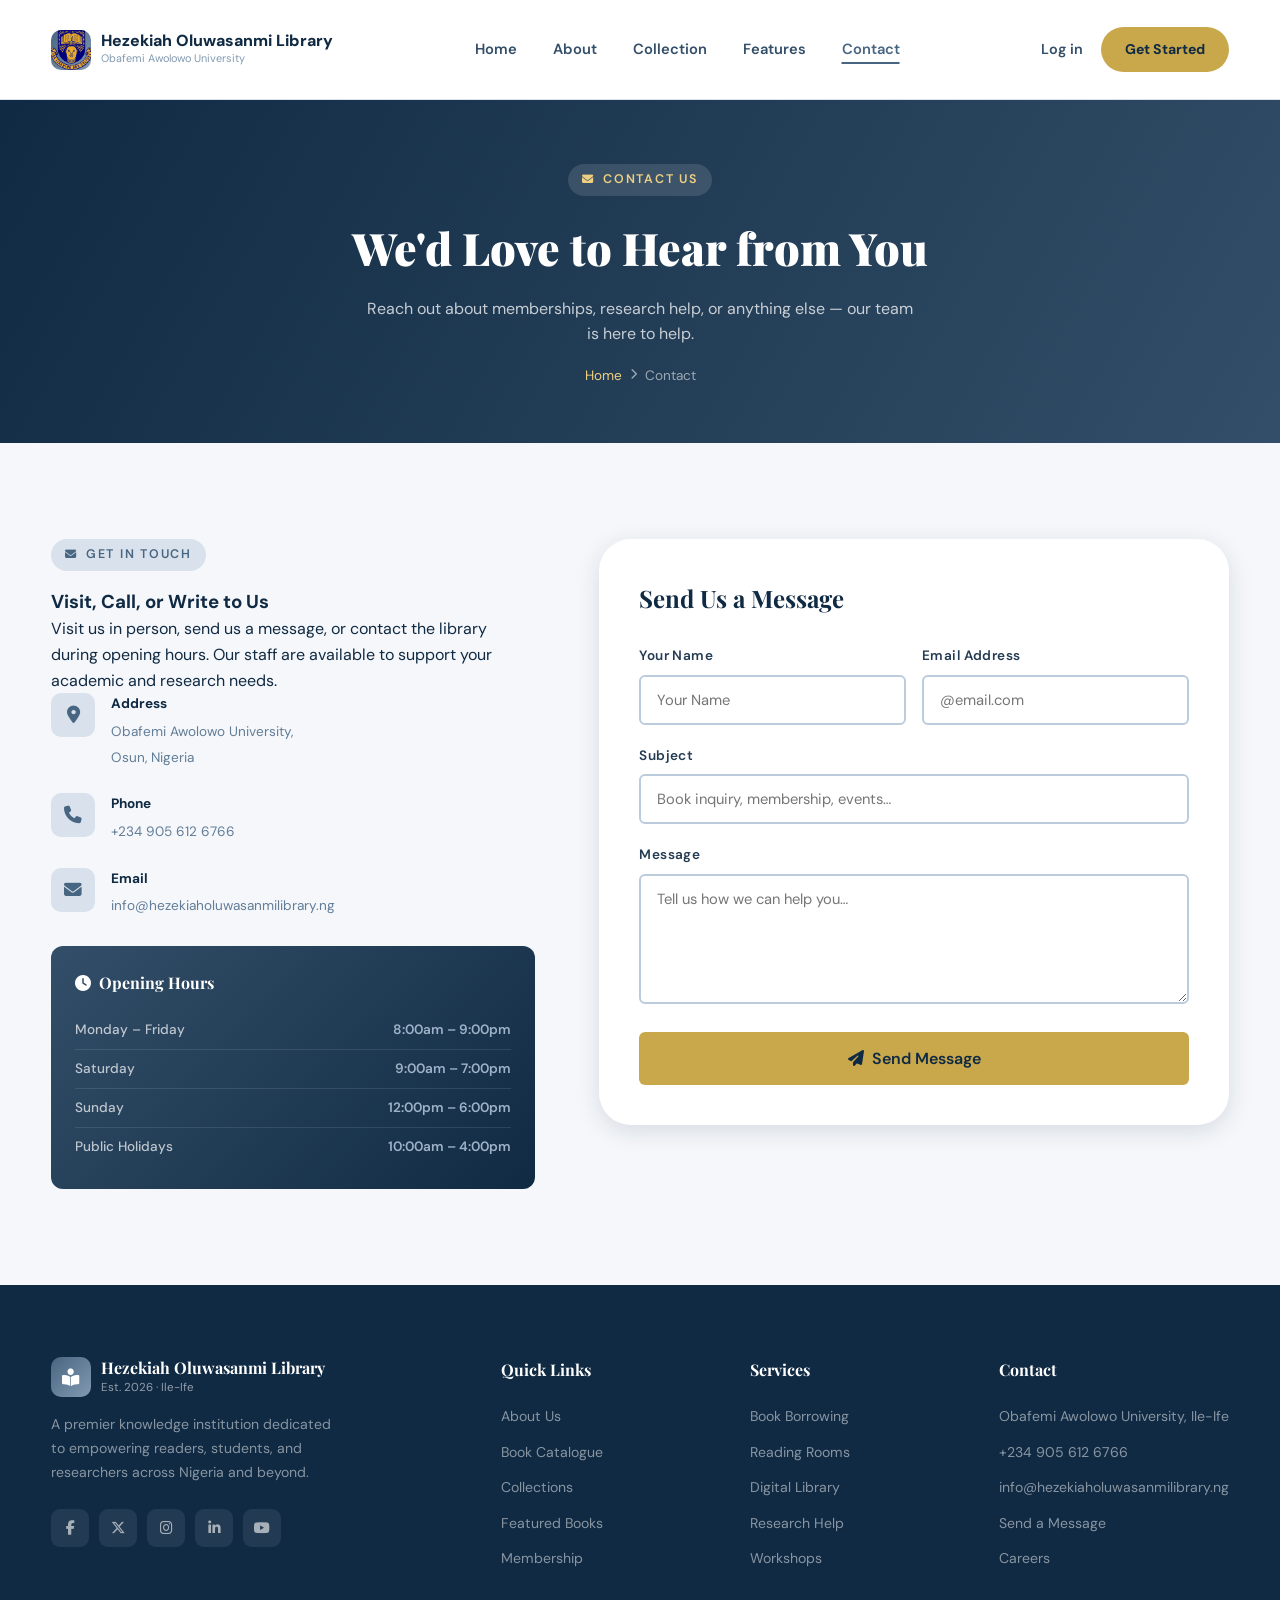
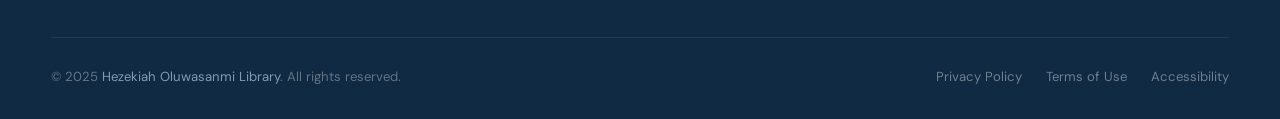
<file: contact.html>
<!DOCTYPE html>
<html lang="en">
<head>
<meta charset="UTF-8" />
<meta name="viewport" content="width=device-width, initial-scale=1.0"/>

<title>Contact Us — Hezekiah Oluwasanmi Library</title>
<link rel="shortcut icon" href="images/oau_logo_eb5tgl.png" type="image/x-icon">
<link href="https://fonts.googleapis.com/css2?family=Playfair+Display:wght@400;600;700;900&family=DM+Sans:wght@300;400;500;600&display=swap" rel="stylesheet"/>
<link rel="stylesheet" href="https://cdnjs.cloudflare.com/ajax/libs/font-awesome/6.5.0/css/all.min.css"/>
<link rel="stylesheet" href="style.css"/>
</head>
<body>

<!-- ===== TOP NAVBAR ===== -->
<nav class="site-nav" id="siteNav">
  <div class="site-nav-inner">
    <a href="index.html" class="site-nav-brand">
      <span class="site-nav-brand-icon"><img src="images/oau_logo_eb5tgl.png" alt="Hezekiah Oluwasanmi Library logo" /></span>
      <span class="site-nav-brand-text"><strong>Hezekiah Oluwasanmi Library</strong><span>Obafemi Awolowo University</span></span>
    </a>
    <div class="site-nav-links" id="siteNavLinks">
      <a href="index.html">Home</a>
      <a href="about.html">About</a>
      <a href="collection.html">Collection</a>
      <a href="features.html">Features</a>
      <a href="contact.html" class="active">Contact</a>
    </div>
    <div class="site-nav-actions">
      <a href="login.html" class="site-nav-login">Log in</a>
      <a href="index.html#register" class="site-nav-cta">Get Started</a>
      <button class="site-nav-toggle" id="siteNavToggle" aria-label="Toggle navigation">
        <span></span><span></span><span></span>
      </button>
    </div>
  </div>
</nav>

<!-- Mobile dropdown -->
<div class="site-nav-mobile" id="siteNavMobile">
  <a href="index.html">Home</a>
  <a href="about.html">About</a>
  <a href="collection.html">Collection</a>
  <a href="features.html">Features</a>
  <a href="contact.html" class="active">Contact</a>
  <a href="login.html">Log in</a>
  <a href="index.html#register" class="site-nav-cta">Get Started</a>
</div>

<div class="page-content" id="pageContent">

<!-- ===== PAGE HEADER ===== -->
<header class="page-header">
  <div class="container">
    <div class="section-tag"><i class="fa-solid fa-envelope"></i> Contact Us</div>
    <h1>We'd Love to Hear from You</h1>
    <p>Reach out about memberships, research help, or anything else — our team is here to help.</p>
    <div class="breadcrumb">
      <a href="index.html">Home</a> <i class="fa-solid fa-chevron-right"></i> <span>Contact</span>
    </div>
  </div>
</header>

<!-- ===== CONTACT ===== -->
<section id="contact" class="section">
  <div class="container">
    <div class="contact-grid">
      <div class="reveal">
        <div class="section-tag"><i class="fa-solid fa-envelope"></i> Get in Touch</div>
        <h3>Visit, Call, or Write to Us</h3>
        <p>
          Visit us in person, send us a message, or contact the library during opening
          hours. Our staff are available to support your academic and research needs.
        </p>
        <div class="contact-item">
          <div class="ci-icon"><i class="fa-solid fa-location-dot"></i></div>
          <div class="ci-text">
            <strong>Address</strong>
            <span>Obafemi Awolowo University,<br>Osun, Nigeria</span>
          </div>
        </div>
        <div class="contact-item">
          <div class="ci-icon"><i class="fa-solid fa-phone"></i></div>
          <div class="ci-text">
            <strong>Phone</strong>
            <span>+234 905 612 6766</span>
          </div>
        </div>
        <div class="contact-item">
          <div class="ci-icon"><i class="fa-solid fa-envelope"></i></div>
          <div class="ci-text">
            <strong>Email</strong>
            <span>info@hezekiaholuwasanmilibrary.ng</span>
          </div>
        </div>
        <div class="hours-card">
          <h4><i class="fa-solid fa-clock"></i> Opening Hours</h4>
          <div class="hour-row"><span class="day">Monday – Friday</span><span class="time">8:00am – 9:00pm</span></div>
          <div class="hour-row"><span class="day">Saturday</span><span class="time">9:00am – 7:00pm</span></div>
          <div class="hour-row"><span class="day">Sunday</span><span class="time">12:00pm – 6:00pm</span></div>
          <div class="hour-row"><span class="day">Public Holidays</span><span class="time">10:00am – 4:00pm</span></div>
        </div>
      </div>
      <div class="contact-form-wrap reveal reveal-delay-1">
        <h3>Send Us a Message</h3>
        <form class="contact-form" id="contactForm">
          <div class="form-row">
            <div class="form-group">
              <label>Your Name</label>
              <input type="text" placeholder="Your Name" required />
            </div>
            <div class="form-group">
              <label>Email Address</label>
              <input type="email" placeholder="@email.com" required />
            </div>
          </div>
          <div class="form-group">
            <label>Subject</label>
            <input type="text" placeholder="Book inquiry, membership, events…" />
          </div>
          <div class="form-group">
            <label>Message</label>
            <textarea placeholder="Tell us how we can help you…" required></textarea>
          </div>
          <button type="submit" class="btn btn-primary contact-submit">
            <i class="fa-solid fa-paper-plane"></i> Send Message
          </button>
        </form>
      </div>
    </div>
  </div>
</section>

</div>

<!-- ===== FOOTER ===== -->
<footer id="footer">
  <div class="container">
    <div class="footer-grid">
      <div class="footer-brand">
        <a href="index.html" class="nav-logo">
          <div class="nav-logo-icon"><i class="fa-solid fa-book-open-reader"></i></div>
          <div class="nav-logo-text">
            <strong style="color:white">Hezekiah Oluwasanmi Library</strong>
            <span>Est. 2026 · Ile-Ife</span>
          </div>
        </a>
        <p>
          A premier knowledge institution dedicated to empowering readers,
          students, and researchers across Nigeria and beyond.
        </p>
        <div class="footer-socials">
          <a href="#" class="social-icon" aria-label="Facebook"><i class="fa-brands fa-facebook-f"></i></a>
          <a href="#" class="social-icon" aria-label="Twitter"><i class="fa-brands fa-x-twitter"></i></a>
          <a href="#" class="social-icon" aria-label="Instagram"><i class="fa-brands fa-instagram"></i></a>
          <a href="#" class="social-icon" aria-label="LinkedIn"><i class="fa-brands fa-linkedin-in"></i></a>
          <a href="#" class="social-icon" aria-label="YouTube"><i class="fa-brands fa-youtube"></i></a>
        </div>
      </div>
      <div class="footer-col">
        <h5>Quick Links</h5>
        <ul>
          <li><a href="about.html">About Us</a></li>
          <li><a href="catalogue.html">Book Catalogue</a></li>
          <li><a href="collection.html">Collections</a></li>
          <li><a href="index.html#featured">Featured Books</a></li>
          <li><a href="index.html#register">Membership</a></li>
        </ul>
      </div>
      <div class="footer-col">
        <h5>Services</h5>
        <ul>
          <li><a href="service.html">Book Borrowing</a></li>
          <li><a href="service.html">Reading Rooms</a></li>
          <li><a href="service.html">Digital Library</a></li>
          <li><a href="service.html">Research Help</a></li>
          <li><a href="service.html">Workshops</a></li>
        </ul>
      </div>
      <div class="footer-col">
        <h5>Contact</h5>
        <ul>
          <li><a href="contact.html">Obafemi Awolowo University, Ile-Ife</a></li>
          <li><a href="tel:+2349056126766">+234 905 612 6766</a></li>
          <li><a href="mailto:info@hezekiaholuwasanmilibrary.ng">info@hezekiaholuwasanmilibrary.ng</a></li>
          <li><a href="contact.html">Send a Message</a></li>
          <li><a href="#">Careers</a></li>
        </ul>
      </div>
    </div>
    <div class="footer-bottom">
      <p>© 2025 <a href="index.html">Hezekiah Oluwasanmi Library</a>. All rights reserved.</p>
      <div class="footer-bottom-links">
        <a href="#">Privacy Policy</a>
        <a href="#">Terms of Use</a>
        <a href="#">Accessibility</a>
      </div>
    </div>
  </div>
</footer>

<!-- Back to top -->
<button id="back-top" aria-label="Back to top"><i class="fa-solid fa-chevron-up"></i></button>

<!-- Toast -->
<div class="toast" id="toast">
  <i class="fa-solid fa-circle-check"></i>
  <span id="toast-msg">Message sent successfully!</span>
</div>

<script src="script.js"></script>
<script>
setTimeout(function () {
  document.querySelectorAll('.reveal:not(.visible)').forEach(function (el) {
    el.classList.add('visible');
  });
}, 1500);
</script>
</body>
</html>
</file>
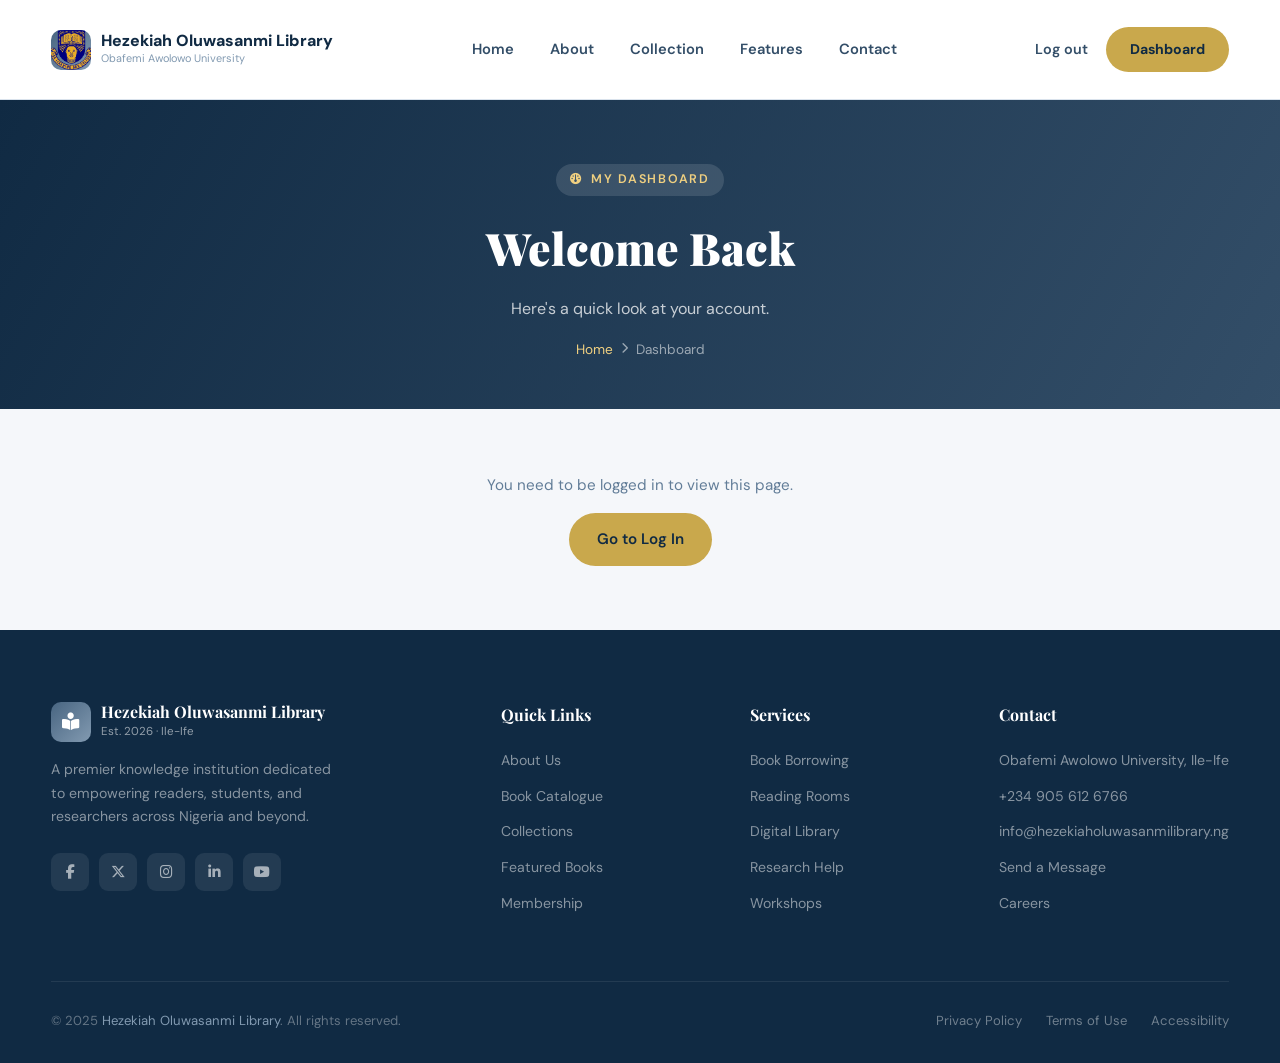
<file: dashboard.html>
<!DOCTYPE html>
<html lang="en">
<head>
<meta charset="UTF-8" />
<meta name="viewport" content="width=device-width, initial-scale=1.0"/>

<title>My Dashboard — Hezekiah Oluwasanmi Library</title>
<link rel="shortcut icon" href="images/oau_logo_eb5tgl.png" type="image/x-icon">
<link href="https://fonts.googleapis.com/css2?family=Playfair+Display:wght@400;600;700;900&family=DM+Sans:wght@300;400;500;600&display=swap" rel="stylesheet"/>
<link rel="stylesheet" href="https://cdnjs.cloudflare.com/ajax/libs/font-awesome/6.5.0/css/all.min.css"/>
<link rel="stylesheet" href="style.css"/>
</head>
<body>

<!-- ===== TOP NAVBAR ===== -->
<nav class="site-nav" id="siteNav">
  <div class="site-nav-inner">
    <a href="index.html" class="site-nav-brand">
      <span class="site-nav-brand-icon"><img src="images/oau_logo_eb5tgl.png" alt="Hezekiah Oluwasanmi Library logo" /></span>
      <span class="site-nav-brand-text"><strong>Hezekiah Oluwasanmi Library</strong><span>Obafemi Awolowo University</span></span>
    </a>
    <div class="site-nav-links" id="siteNavLinks">
      <a href="index.html">Home</a>
      <a href="about.html">About</a>
      <a href="collection.html">Collection</a>
      <a href="features.html">Features</a>
      <a href="contact.html">Contact</a>
    </div>
    <div class="site-nav-actions">
      <a href="#" class="site-nav-login" id="logoutLink">Log out</a>
      <a href="dashboard.html" class="site-nav-cta">Dashboard</a>
      <button class="site-nav-toggle" id="siteNavToggle" aria-label="Toggle navigation">
        <span></span><span></span><span></span>
      </button>
    </div>
  </div>
</nav>

<!-- Mobile dropdown -->
<div class="site-nav-mobile" id="siteNavMobile">
  <a href="index.html">Home</a>
  <a href="about.html">About</a>
  <a href="collection.html">Collection</a>
  <a href="features.html">Features</a>
  <a href="contact.html">Contact</a>
  <a href="#" id="logoutLinkMobile">Log out</a>
</div>

<div class="page-content" id="pageContent">

<!-- ===== PAGE HEADER ===== -->
<header class="page-header dashboard-page-header">
  <div class="container">
    <div class="section-tag"><i class="fa-solid fa-gauge"></i> My Dashboard</div>
    <h1 id="welcomeHeading">Welcome Back</h1>
    <p id="welcomeSub">Here's a quick look at your account.</p>
    <div class="breadcrumb">
      <a href="index.html">Home</a> <i class="fa-solid fa-chevron-right"></i> <span>Dashboard</span>
    </div>
  </div>
</header>

<!-- Loading state -->
<section class="section" id="loadingState">
  <div class="container" style="text-align:center;">
    <p><i class="fa-solid fa-spinner fa-spin"></i> Loading your account…</p>
  </div>
</section>

<!-- Error / not logged in state -->
<section class="section" id="errorState" style="display:none;">
  <div class="container" style="text-align:center;">
    <p id="errorMsg">You need to be logged in to view this page.</p>
    <a href="login.html" class="btn btn-primary" style="margin-top:16px;">Go to Log In</a>
  </div>
</section>

<!-- ===== DASHBOARD CONTENT (hidden until data loads) ===== -->
<div id="dashboardContent" style="display:none;">

  <section class="dashboard-section">
    <div class="container dashboard-layout">
      <aside class="dashboard-sidebar reveal">
        <div class="dashboard-sidebar-top">
          <div class="dashboard-avatar"><img id="profileImage" src="images/oau_logo_eb5tgl.png" alt="Library member avatar" /></div>
          <label class="profile-image-upload" for="profileImageInput"><i class="fa-solid fa-camera"></i> Change photo</label>
          <input id="profileImageInput" class="profile-image-input" type="file" accept="image/png,image/jpeg,image/webp" />
          <span class="dashboard-status"><i class="fa-solid fa-circle"></i> Active member</span>
          <h2 id="profileCardName">Your Profile</h2>
          <p>Personal account information</p>
        </div>
        <div class="dashboard-sidebar-details">
          <div class="sidebar-detail"><i class="fa-solid fa-user"></i><div><span>Full Name</span><strong id="infoName">—</strong></div></div>
          <div class="sidebar-detail"><i class="fa-solid fa-id-card"></i><div><span>Student ID</span><strong id="infoStudentId">—</strong></div></div>
          <div class="sidebar-detail"><i class="fa-solid fa-envelope"></i><div><span>Email</span><strong id="infoEmail">—</strong></div></div>
          <div class="sidebar-detail"><i class="fa-solid fa-building-columns"></i><div><span>Department</span><strong id="infoDepartment">—</strong></div></div>
          <div class="sidebar-detail"><i class="fa-solid fa-graduation-cap"></i><div><span>Level</span><strong id="infoLevel">—</strong></div></div>
          <div class="sidebar-detail"><i class="fa-solid fa-bookmark"></i><div><span>Preferred Genre</span><strong id="infoGenre">—</strong></div></div>
        </div>
        <a href="contact.html" class="dashboard-sidebar-help"><i class="fa-solid fa-headset"></i> Need research help?</a>
      </aside>

      <main class="dashboard-main">
        <div class="dashboard-welcome reveal">
          <div>
            <span class="dashboard-eyebrow"><i class="fa-solid fa-sparkles"></i> Your library space</span>
            <h2>Everything you need to keep learning.</h2>
            <p>Explore collections, manage your reading journey, and stay connected to the library.</p>
            <a href="collection.html" class="btn btn-primary"><i class="fa-solid fa-magnifying-glass"></i> Explore Collections</a>
          </div>
        </div>

        <div class="dashboard-main-heading reveal">
          <div><span class="dashboard-kicker">Account overview</span><h2>Activity at a glance</h2></div>
          <span class="dashboard-date"><i class="fa-regular fa-calendar"></i> Member account</span>
        </div>
        <div class="dashboard-stats-grid">
          <div class="dashboard-stat-card reveal"><div class="dashboard-stat-icon"><i class="fa-solid fa-book-open"></i></div><strong id="statBorrowed">0</strong><span>Books borrowed</span></div>
          <div class="dashboard-stat-card reveal reveal-delay-1"><div class="dashboard-stat-icon"><i class="fa-solid fa-bookmark"></i></div><strong>5</strong><span>Borrow limit</span></div>
          <div class="dashboard-stat-card reveal reveal-delay-2"><div class="dashboard-stat-icon"><i class="fa-solid fa-graduation-cap"></i></div><strong id="statLevel">—</strong><span>Current level</span></div>
          <div class="dashboard-stat-card reveal"><div class="dashboard-stat-icon"><i class="fa-solid fa-calendar-check"></i></div><strong id="statMember">—</strong><span>Member since</span></div>
        </div>

        <div class="dashboard-main-heading dashboard-actions-heading reveal"><div><span class="dashboard-kicker">Library services</span><h2>What would you like to do?</h2></div></div>
        <div class="dashboard-actions-grid">
          <a href="collection.html" class="dashboard-action-card reveal"><div class="icon-feature-icon"><i class="fa-solid fa-book"></i></div><h4>Browse Collections</h4><p>Search books, journals, and digital resources.</p><i class="fa-solid fa-arrow-right action-arrow"></i></a>
          <a href="features.html" class="dashboard-action-card reveal reveal-delay-1"><div class="icon-feature-icon"><i class="fa-solid fa-door-open"></i></div><h4>Reserve a Reading Room</h4><p>Book a quiet study space ahead of time.</p><i class="fa-solid fa-arrow-right action-arrow"></i></a>
          <a href="contact.html" class="dashboard-action-card reveal reveal-delay-2"><div class="icon-feature-icon"><i class="fa-solid fa-headset"></i></div><h4>Get Research Help</h4><p>Message a librarian for citation or sourcing help.</p><i class="fa-solid fa-arrow-right action-arrow"></i></a>
        </div>
      </main>
    </div>
  </section>

</div>

</div>

<!-- ===== FOOTER ===== -->
<footer id="footer">
  <div class="container">
    <div class="footer-grid">
      <div class="footer-brand">
        <a href="index.html" class="nav-logo">
          <div class="nav-logo-icon"><i class="fa-solid fa-book-open-reader"></i></div>
          <div class="nav-logo-text">
            <strong style="color:white">Hezekiah Oluwasanmi Library</strong>
            <span>Est. 2026 · Ile-Ife</span>
          </div>
        </a>
        <p>
          A premier knowledge institution dedicated to empowering readers,
          students, and researchers across Nigeria and beyond.
        </p>
        <div class="footer-socials">
          <a href="#" class="social-icon" aria-label="Facebook"><i class="fa-brands fa-facebook-f"></i></a>
          <a href="#" class="social-icon" aria-label="Twitter"><i class="fa-brands fa-x-twitter"></i></a>
          <a href="#" class="social-icon" aria-label="Instagram"><i class="fa-brands fa-instagram"></i></a>
          <a href="#" class="social-icon" aria-label="LinkedIn"><i class="fa-brands fa-linkedin-in"></i></a>
          <a href="#" class="social-icon" aria-label="YouTube"><i class="fa-brands fa-youtube"></i></a>
        </div>
      </div>
      <div class="footer-col">
        <h5>Quick Links</h5>
        <ul>
          <li><a href="about.html">About Us</a></li>
          <li><a href="catalogue.html">Book Catalogue</a></li>
          <li><a href="collection.html">Collections</a></li>
          <li><a href="index.html#featured">Featured Books</a></li>
          <li><a href="index.html#register">Membership</a></li>
        </ul>
      </div>
      <div class="footer-col">
        <h5>Services</h5>
        <ul>
          <li><a href="service.html">Book Borrowing</a></li>
          <li><a href="service.html">Reading Rooms</a></li>
          <li><a href="service.html">Digital Library</a></li>
          <li><a href="service.html">Research Help</a></li>
          <li><a href="service.html">Workshops</a></li>
        </ul>
      </div>
      <div class="footer-col">
        <h5>Contact</h5>
        <ul>
          <li><a href="contact.html">Obafemi Awolowo University, Ile-Ife</a></li>
          <li><a href="tel:+2349056126766">+234 905 612 6766</a></li>
          <li><a href="mailto:info@hezekiaholuwasanmilibrary.ng">info@hezekiaholuwasanmilibrary.ng</a></li>
          <li><a href="contact.html">Send a Message</a></li>
          <li><a href="#">Careers</a></li>
        </ul>
      </div>
    </div>
    <div class="footer-bottom">
      <p>© 2025 <a href="index.html">Hezekiah Oluwasanmi Library</a>. All rights reserved.</p>
      <div class="footer-bottom-links">
        <a href="#">Privacy Policy</a>
        <a href="#">Terms of Use</a>
        <a href="#">Accessibility</a>
      </div>
    </div>
  </div>
</footer>

<!-- Back to top -->
<button id="back-top" aria-label="Back to top"><i class="fa-solid fa-chevron-up"></i></button>

<script src="script.js"></script>
<script>
setTimeout(function () {
  document.querySelectorAll('.reveal:not(.visible)').forEach(function (el) {
    el.classList.add('visible');
  });
}, 1500);
</script>

<!-- ===== DASHBOARD LOGIC ===== -->
<script>
const loadingState = document.getElementById("loadingState");
const errorState = document.getElementById("errorState");
const errorMsg = document.getElementById("errorMsg");
const dashboardContent = document.getElementById("dashboardContent");

function formatDate(dateStr) {
  if (!dateStr) return "—";
  const d = new Date(dateStr);
  return d.toLocaleDateString(undefined, { year: "numeric", month: "long" });
}

function loadDashboard() {
  const session = JSON.parse(localStorage.getItem("librarySession") || "null");
  const user = JSON.parse(localStorage.getItem("libraryMember") || "null");

  if (!session || !user || session.email !== user.email) {
    loadingState.style.display = "none";
    errorMsg.textContent = "You need to be logged in to view this page.";
    errorState.style.display = "block";
    return;
  }

  const profileImage = document.getElementById("profileImage");
  if (user.profileImage) {
    profileImage.src = user.profileImage;
  }
  document.getElementById("profileImageInput").addEventListener("change", function (event) {
    const file = event.target.files[0];
    if (!file) return;
    if (!file.type.startsWith("image/")) {
      alert("Please choose an image file.");
      return;
    }
    if (file.size > 2 * 1024 * 1024) {
      alert("Please choose an image smaller than 2 MB.");
      event.target.value = "";
      return;
    }

    const reader = new FileReader();
    reader.onload = function () {
      profileImage.src = reader.result;
      user.profileImage = reader.result;
      localStorage.setItem("libraryMember", JSON.stringify(user));
    };
    reader.readAsDataURL(file);
  });

  document.getElementById("welcomeHeading").textContent = "Welcome Back, " + user.firstName + "!";
  document.getElementById("welcomeSub").textContent = "Here's a quick look at your account.";

  document.getElementById("statLevel").textContent = user.level || "—";
  document.getElementById("statMember").textContent = formatDate(user.createdAt);

  document.getElementById("infoName").textContent = user.firstName + " " + user.lastName;
  document.getElementById("infoStudentId").textContent = user.studentId || "—";
  document.getElementById("infoEmail").textContent = user.email || "—";
  document.getElementById("infoDepartment").textContent = user.department || "—";
  document.getElementById("infoLevel").textContent = user.level || "—";
  document.getElementById("infoGenre").textContent = user.genre || "—";

  loadingState.style.display = "none";
  dashboardContent.style.display = "block";
}

function logout() {
  localStorage.removeItem("librarySession");
  window.location.href = "login.html";
}

document.getElementById("logoutLink").addEventListener("click", function (e) {
  e.preventDefault();
  logout();
});
document.getElementById("logoutLinkMobile").addEventListener("click", function (e) {
  e.preventDefault();
  logout();
});

loadDashboard();
</script>
</body>
</html>
</file>
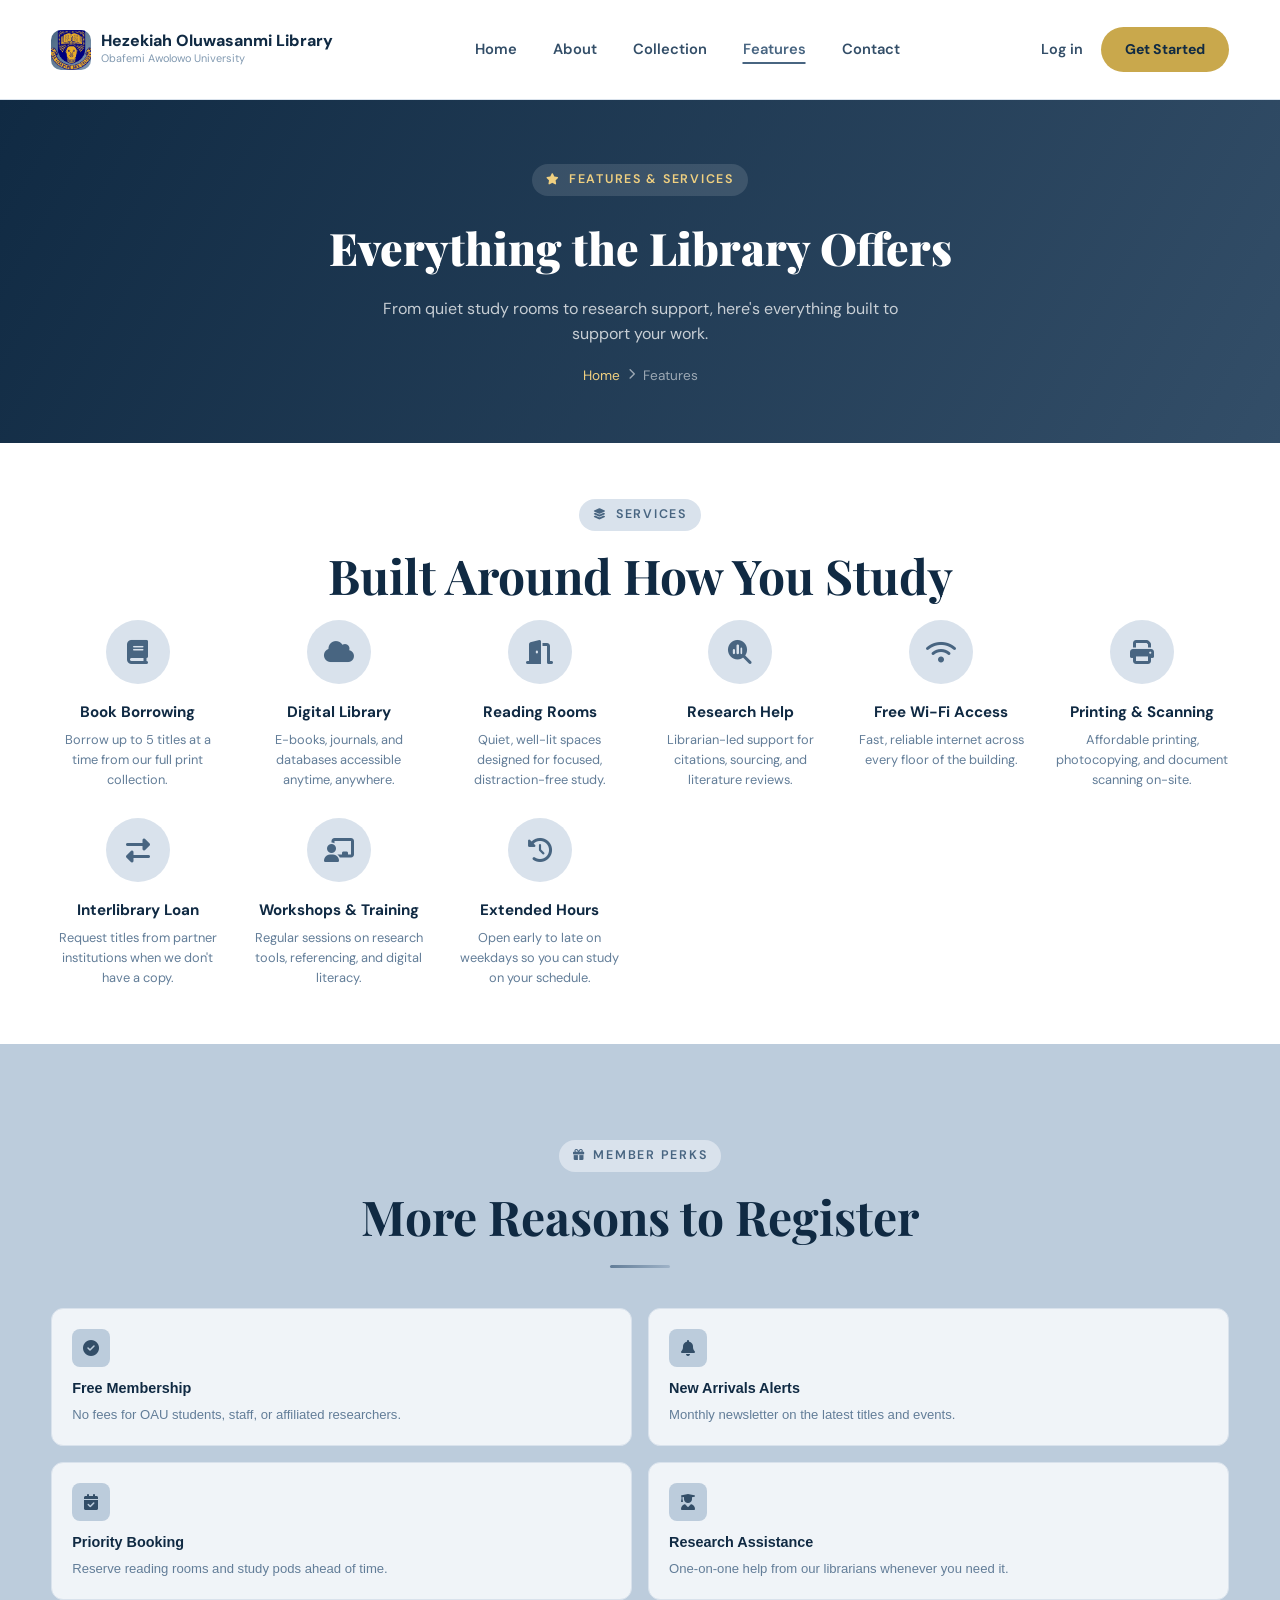
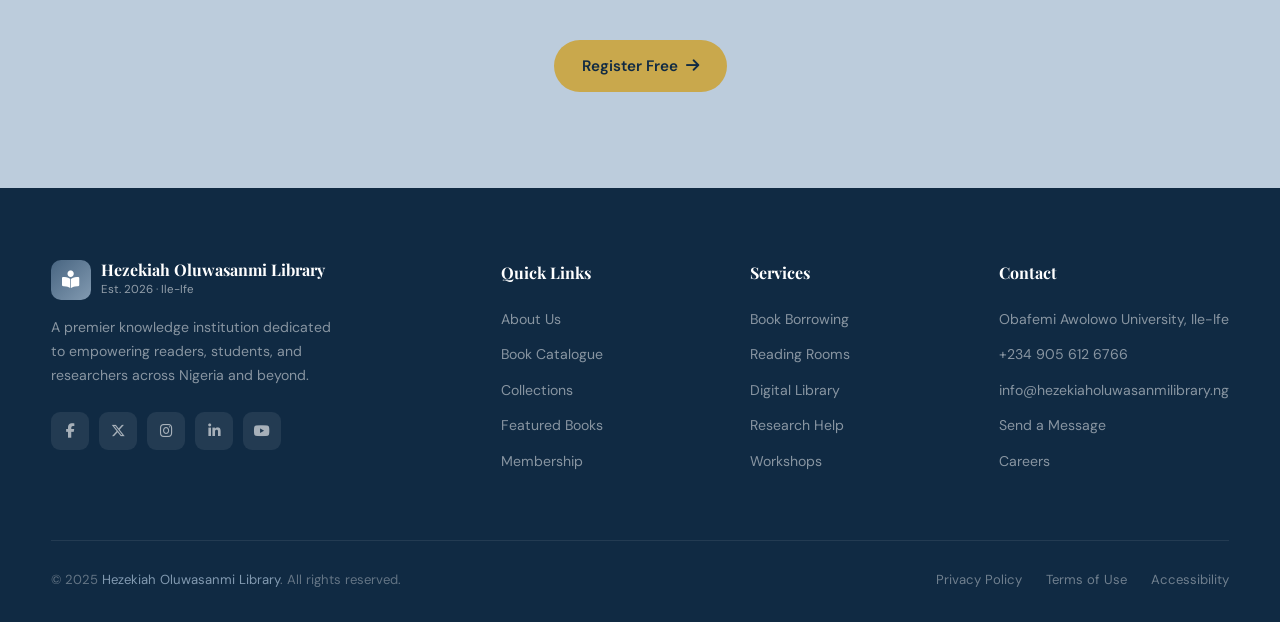
<file: features.html>
<!DOCTYPE html>
<html lang="en">
<head>
<meta charset="UTF-8" />
<meta name="viewport" content="width=device-width, initial-scale=1.0"/>

<title>Features & Services — Hezekiah Oluwasanmi Library</title>
<link rel="shortcut icon" href="images/oau_logo_eb5tgl.png" type="image/x-icon">
<link href="https://fonts.googleapis.com/css2?family=Playfair+Display:wght@400;600;700;900&family=DM+Sans:wght@300;400;500;600&display=swap" rel="stylesheet"/>
<link rel="stylesheet" href="https://cdnjs.cloudflare.com/ajax/libs/font-awesome/6.5.0/css/all.min.css"/>
<link rel="stylesheet" href="style.css"/>
</head>
<body>

<!-- ===== TOP NAVBAR ===== -->
<nav class="site-nav" id="siteNav">
  <div class="site-nav-inner">
    <a href="index.html" class="site-nav-brand">
      <span class="site-nav-brand-icon"><img src="images/oau_logo_eb5tgl.png" alt="Hezekiah Oluwasanmi Library logo" /></span>
      <span class="site-nav-brand-text"><strong>Hezekiah Oluwasanmi Library</strong><span>Obafemi Awolowo University</span></span>
    </a>
    <div class="site-nav-links" id="siteNavLinks">
      <a href="index.html">Home</a>
      <a href="about.html">About</a>
      <a href="collection.html">Collection</a>
      <a href="features.html" class="active">Features</a>
      <a href="contact.html">Contact</a>
    </div>
    <div class="site-nav-actions">
      <a href="login.html" class="site-nav-login">Log in</a>
      <a href="index.html#register" class="site-nav-cta">Get Started</a>
      <button class="site-nav-toggle" id="siteNavToggle" aria-label="Toggle navigation">
        <span></span><span></span><span></span>
      </button>
    </div>
  </div>
</nav>

<!-- Mobile dropdown -->
<div class="site-nav-mobile" id="siteNavMobile">
  <a href="index.html">Home</a>
  <a href="about.html">About</a>
  <a href="collection.html">Collection</a>
  <a href="features.html" class="active">Features</a>
  <a href="contact.html">Contact</a>
  <a href="login.html">Log in</a>
  <a href="index.html#register" class="site-nav-cta">Get Started</a>
</div>

<div class="page-content" id="pageContent">

<!-- ===== PAGE HEADER ===== -->
<header class="page-header">
  <div class="container">
    <div class="section-tag"><i class="fa-solid fa-star"></i> Features & Services</div>
    <h1>Everything the Library Offers</h1>
    <p>From quiet study rooms to research support, here's everything built to support your work.</p>
    <div class="breadcrumb">
      <a href="index.html">Home</a> <i class="fa-solid fa-chevron-right"></i> <span>Features</span>
    </div>
  </div>
</header>

<!-- ===== FULL FEATURES GRID ===== -->
<section id="icon-features" class="section">
  <div class="container">
    <div class="reveal" style="text-align:center;margin-bottom:16px;">
      <div class="section-tag" style="margin-inline:auto;"><i class="fa-solid fa-layer-group"></i> Services</div>
      <h2 class="section-title">Built Around How You Study</h2>
    </div>
    <div class="icon-features-grid">
      <div class="icon-feature reveal">
        <div class="icon-feature-icon"><i class="fa-solid fa-book"></i></div>
        <h4>Book Borrowing</h4>
        <p>Borrow up to 5 titles at a time from our full print collection.</p>
      </div>
      <div class="icon-feature reveal reveal-delay-1">
        <div class="icon-feature-icon"><i class="fa-solid fa-cloud"></i></div>
        <h4>Digital Library</h4>
        <p>E-books, journals, and databases accessible anytime, anywhere.</p>
      </div>
      <div class="icon-feature reveal reveal-delay-2">
        <div class="icon-feature-icon"><i class="fa-solid fa-door-open"></i></div>
        <h4>Reading Rooms</h4>
        <p>Quiet, well-lit spaces designed for focused, distraction-free study.</p>
      </div>
      <div class="icon-feature reveal">
        <div class="icon-feature-icon"><i class="fa-solid fa-magnifying-glass-chart"></i></div>
        <h4>Research Help</h4>
        <p>Librarian-led support for citations, sourcing, and literature reviews.</p>
      </div>
      <div class="icon-feature reveal reveal-delay-1">
        <div class="icon-feature-icon"><i class="fa-solid fa-wifi"></i></div>
        <h4>Free Wi-Fi Access</h4>
        <p>Fast, reliable internet across every floor of the building.</p>
      </div>
      <div class="icon-feature reveal reveal-delay-2">
        <div class="icon-feature-icon"><i class="fa-solid fa-print"></i></div>
        <h4>Printing & Scanning</h4>
        <p>Affordable printing, photocopying, and document scanning on-site.</p>
      </div>
      <div class="icon-feature reveal">
        <div class="icon-feature-icon"><i class="fa-solid fa-right-left"></i></div>
        <h4>Interlibrary Loan</h4>
        <p>Request titles from partner institutions when we don't have a copy.</p>
      </div>
      <div class="icon-feature reveal reveal-delay-1">
        <div class="icon-feature-icon"><i class="fa-solid fa-chalkboard-user"></i></div>
        <h4>Workshops & Training</h4>
        <p>Regular sessions on research tools, referencing, and digital literacy.</p>
      </div>
      <div class="icon-feature reveal reveal-delay-2">
        <div class="icon-feature-icon"><i class="fa-solid fa-clock-rotate-left"></i></div>
        <h4>Extended Hours</h4>
        <p>Open early to late on weekdays so you can study on your schedule.</p>
      </div>
    </div>
  </div>
</section>

<!-- ===== MEMBER PERKS ===== -->
<section id="about" class="section">
  <div class="container">
    <div class="reveal" style="text-align:center;margin-bottom:8px;">
      <div class="section-tag" style="margin-inline:auto;"><i class="fa-solid fa-gift"></i> Member Perks</div>
      <h2 class="section-title">More Reasons to Register</h2>
      <div class="divider" style="margin-inline:auto;"></div>
    </div>
    <div class="about-pillars" style="margin-top:40px;">
      <div class="pillar reveal">
        <div class="pillar-icon"><i class="fa-solid fa-circle-check"></i></div>
        <h4>Free Membership</h4>
        <p>No fees for OAU students, staff, or affiliated researchers.</p>
      </div>
      <div class="pillar reveal reveal-delay-1">
        <div class="pillar-icon"><i class="fa-solid fa-bell"></i></div>
        <h4>New Arrivals Alerts</h4>
        <p>Monthly newsletter on the latest titles and events.</p>
      </div>
      <div class="pillar reveal reveal-delay-2">
        <div class="pillar-icon"><i class="fa-solid fa-calendar-check"></i></div>
        <h4>Priority Booking</h4>
        <p>Reserve reading rooms and study pods ahead of time.</p>
      </div>
      <div class="pillar reveal">
        <div class="pillar-icon"><i class="fa-solid fa-user-graduate"></i></div>
        <h4>Research Assistance</h4>
        <p>One-on-one help from our librarians whenever you need it.</p>
      </div>
    </div>
    <div style="text-align:center;margin-top:40px;">
      <a href="index.html#register" class="btn btn-primary">Register Free <i class="fa-solid fa-arrow-right"></i></a>
    </div>
  </div>
</section>

</div>

<!-- ===== FOOTER ===== -->
<footer id="footer">
  <div class="container">
    <div class="footer-grid">
      <div class="footer-brand">
        <a href="index.html" class="nav-logo">
          <div class="nav-logo-icon"><i class="fa-solid fa-book-open-reader"></i></div>
          <div class="nav-logo-text">
            <strong style="color:white">Hezekiah Oluwasanmi Library</strong>
            <span>Est. 2026 · Ile-Ife</span>
          </div>
        </a>
        <p>
          A premier knowledge institution dedicated to empowering readers,
          students, and researchers across Nigeria and beyond.
        </p>
        <div class="footer-socials">
          <a href="#" class="social-icon" aria-label="Facebook"><i class="fa-brands fa-facebook-f"></i></a>
          <a href="#" class="social-icon" aria-label="Twitter"><i class="fa-brands fa-x-twitter"></i></a>
          <a href="#" class="social-icon" aria-label="Instagram"><i class="fa-brands fa-instagram"></i></a>
          <a href="#" class="social-icon" aria-label="LinkedIn"><i class="fa-brands fa-linkedin-in"></i></a>
          <a href="#" class="social-icon" aria-label="YouTube"><i class="fa-brands fa-youtube"></i></a>
        </div>
      </div>
      <div class="footer-col">
        <h5>Quick Links</h5>
        <ul>
          <li><a href="about.html">About Us</a></li>
          <li><a href="catalogue.html">Book Catalogue</a></li>
          <li><a href="collection.html">Collections</a></li>
          <li><a href="index.html#featured">Featured Books</a></li>
          <li><a href="index.html#register">Membership</a></li>
        </ul>
      </div>
      <div class="footer-col">
        <h5>Services</h5>
        <ul>
          <li><a href="service.html">Book Borrowing</a></li>
          <li><a href="service.html">Reading Rooms</a></li>
          <li><a href="service.html">Digital Library</a></li>
          <li><a href="service.html">Research Help</a></li>
          <li><a href="service.html">Workshops</a></li>
        </ul>
      </div>
      <div class="footer-col">
        <h5>Contact</h5>
        <ul>
          <li><a href="contact.html">Obafemi Awolowo University, Ile-Ife</a></li>
          <li><a href="tel:+2349056126766">+234 905 612 6766</a></li>
          <li><a href="mailto:info@hezekiaholuwasanmilibrary.ng">info@hezekiaholuwasanmilibrary.ng</a></li>
          <li><a href="contact.html">Send a Message</a></li>
          <li><a href="#">Careers</a></li>
        </ul>
      </div>
    </div>
    <div class="footer-bottom">
      <p>© 2025 <a href="index.html">Hezekiah Oluwasanmi Library</a>. All rights reserved.</p>
      <div class="footer-bottom-links">
        <a href="#">Privacy Policy</a>
        <a href="#">Terms of Use</a>
        <a href="#">Accessibility</a>
      </div>
    </div>
  </div>
</footer>

<!-- Back to top -->
<button id="back-top" aria-label="Back to top"><i class="fa-solid fa-chevron-up"></i></button>

<!-- Toast -->
<div class="toast" id="toast">
  <i class="fa-solid fa-circle-check"></i>
  <span id="toast-msg">Message sent successfully!</span>
</div>

<script src="script.js"></script>
<script>
setTimeout(function () {
  document.querySelectorAll('.reveal:not(.visible)').forEach(function (el) {
    el.classList.add('visible');
  });
}, 1500);
</script>
</body>
</html>
</file>
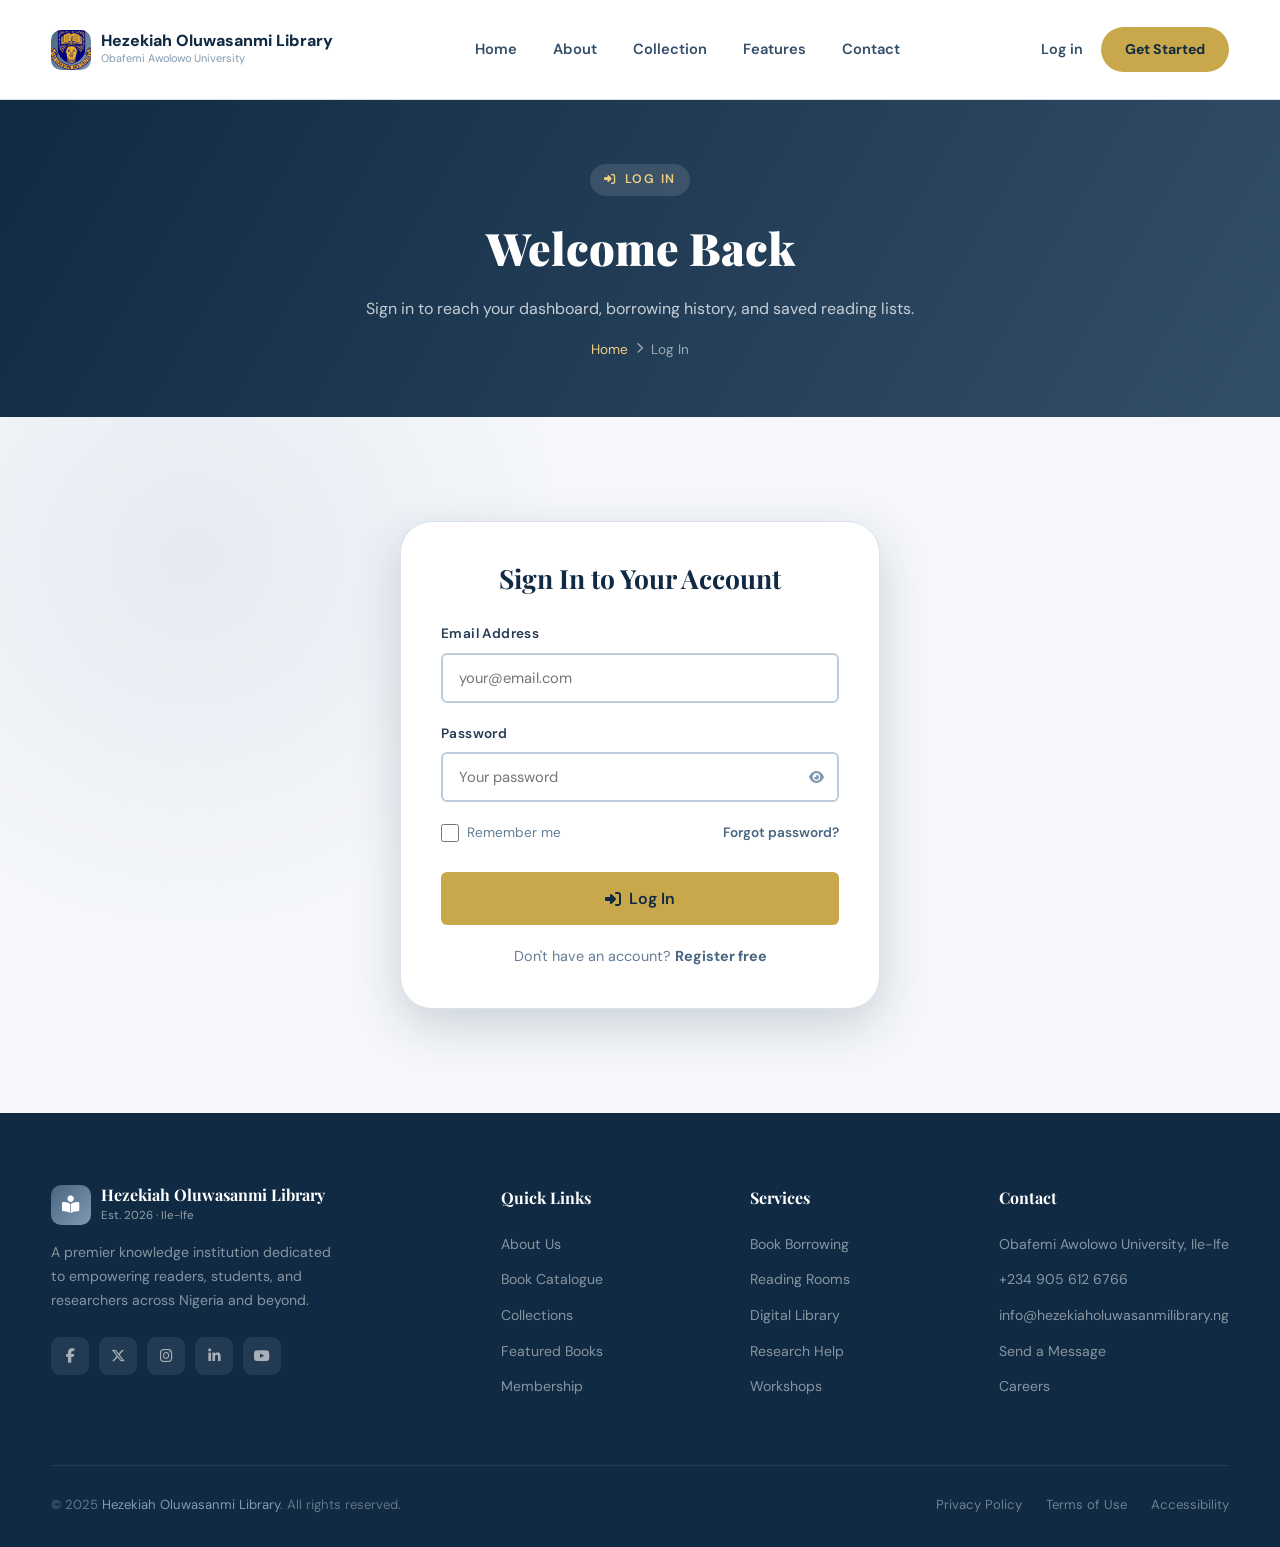
<file: login.html>
<!DOCTYPE html>
<html lang="en">
<head>
<meta charset="UTF-8" />
<meta name="viewport" content="width=device-width, initial-scale=1.0"/>

<title>Log In — Hezekiah Oluwasanmi Library</title>
<link rel="shortcut icon" href="images/oau_logo_eb5tgl.png" type="image/x-icon">
<link href="https://fonts.googleapis.com/css2?family=Playfair+Display:wght@400;600;700;900&family=DM+Sans:wght@300;400;500;600&display=swap" rel="stylesheet"/>
<link rel="stylesheet" href="https://cdnjs.cloudflare.com/ajax/libs/font-awesome/6.5.0/css/all.min.css"/>
<link rel="stylesheet" href="style.css"/>
</head>
<body>

<!-- ===== TOP NAVBAR ===== -->
<nav class="site-nav" id="siteNav">
  <div class="site-nav-inner">
    <a href="index.html" class="site-nav-brand">
      <span class="site-nav-brand-icon"><img src="images/oau_logo_eb5tgl.png" alt="Hezekiah Oluwasanmi Library logo" /></span>
      <span class="site-nav-brand-text"><strong>Hezekiah Oluwasanmi Library</strong><span>Obafemi Awolowo University</span></span>
    </a>
    <div class="site-nav-links" id="siteNavLinks">
      <a href="index.html">Home</a>
      <a href="about.html">About</a>
      <a href="collection.html">Collection</a>
      <a href="features.html">Features</a>
      <a href="contact.html">Contact</a>
    </div>
    <div class="site-nav-actions">
      <a href="login.html" class="site-nav-login">Log in</a>
      <a href="index.html#register" class="site-nav-cta">Get Started</a>
      <button class="site-nav-toggle" id="siteNavToggle" aria-label="Toggle navigation">
        <span></span><span></span><span></span>
      </button>
    </div>
  </div>
</nav>

<!-- Mobile dropdown -->
<div class="site-nav-mobile" id="siteNavMobile">
  <a href="index.html">Home</a>
  <a href="about.html">About</a>
  <a href="collection.html">Collection</a>
  <a href="features.html">Features</a>
  <a href="contact.html">Contact</a>
  <a href="login.html">Log in</a>
  <a href="index.html#register" class="site-nav-cta">Get Started</a>
</div>

<div class="page-content" id="pageContent">

<!-- ===== PAGE HEADER ===== -->
<header class="page-header">
  <div class="container">
    <div class="section-tag"><i class="fa-solid fa-right-to-bracket"></i> Log In</div>
    <h1>Welcome Back</h1>
    <p>Sign in to reach your dashboard, borrowing history, and saved reading lists.</p>
    <div class="breadcrumb">
      <a href="index.html">Home</a> <i class="fa-solid fa-chevron-right"></i> <span>Log In</span>
    </div>
  </div>
</header>

<!-- ===== LOGIN ===== -->
<section id="login" class="section">
  <div class="container" style="max-width:480px;">
    <div class="contact-form-wrap reveal">
      <h3>Sign In to Your Account</h3>

      <div class="auth-alert error" id="loginAlert" role="alert" style="display:none;align-items:flex-start;gap:10px;padding:13px 16px;border-radius:6px;font-size:.85rem;margin-bottom:16px;line-height:1.5;background:#fdecea;color:#c0392b;">
        <i class="fa-solid fa-circle-exclamation"></i>
        <span id="loginAlertMsg">Please check your email and password.</span>
      </div>

      <form id="loginForm" novalidate>
        <div class="form-group">
          <label for="loginEmail">Email Address</label>
          <input type="email" id="loginEmail" placeholder="your@email.com" required />
        </div>
        <div class="form-group">
          <label for="loginPassword">Password</label>
          <div class="password-field" style="position:relative;">
            <input type="password" id="loginPassword" placeholder="Your password" required style="padding-right:44px;" />
            <button type="button" class="pw-toggle" data-target="loginPassword" aria-label="Show password" style="position:absolute;right:4px;top:4px;bottom:4px;width:38px;background:none;border:none;color:var(--text-muted);cursor:pointer;display:flex;align-items:center;justify-content:center;border-radius:6px;"><i class="fa-solid fa-eye"></i></button>
          </div>
        </div>
        <div class="form-check" style="display:flex;justify-content:space-between;align-items:center;">
          <span><input type="checkbox" id="rememberMe" /> Remember me</span>
          <a href="#" style="font-size:.85rem;">Forgot password?</a>
        </div>
        <button type="submit" class="btn btn-primary contact-submit" id="loginSubmitBtn" style="width:100%;margin-top:8px;">
          <i class="fa-solid fa-right-to-bracket"></i> Log In
        </button>
      </form>

      <p style="text-align:center;margin-top:20px;font-size:.9rem;">
        Don't have an account? <a href="index.html#register" style="color:var(--blue-600);font-weight:700;">Register free</a>
      </p>
    </div>
  </div>
</section>

</div>

<!-- ===== FOOTER ===== -->
<footer id="footer">
  <div class="container">
    <div class="footer-grid">
      <div class="footer-brand">
        <a href="index.html" class="nav-logo">
          <div class="nav-logo-icon"><i class="fa-solid fa-book-open-reader"></i></div>
          <div class="nav-logo-text">
            <strong style="color:white">Hezekiah Oluwasanmi Library</strong>
            <span>Est. 2026 · Ile-Ife</span>
          </div>
        </a>
        <p>
          A premier knowledge institution dedicated to empowering readers,
          students, and researchers across Nigeria and beyond.
        </p>
        <div class="footer-socials">
          <a href="#" class="social-icon" aria-label="Facebook"><i class="fa-brands fa-facebook-f"></i></a>
          <a href="#" class="social-icon" aria-label="Twitter"><i class="fa-brands fa-x-twitter"></i></a>
          <a href="#" class="social-icon" aria-label="Instagram"><i class="fa-brands fa-instagram"></i></a>
          <a href="#" class="social-icon" aria-label="LinkedIn"><i class="fa-brands fa-linkedin-in"></i></a>
          <a href="#" class="social-icon" aria-label="YouTube"><i class="fa-brands fa-youtube"></i></a>
        </div>
      </div>
      <div class="footer-col">
        <h5>Quick Links</h5>
        <ul>
          <li><a href="about.html">About Us</a></li>
          <li><a href="catalogue.html">Book Catalogue</a></li>
          <li><a href="collection.html">Collections</a></li>
          <li><a href="index.html#featured">Featured Books</a></li>
          <li><a href="index.html#register">Membership</a></li>
        </ul>
      </div>
      <div class="footer-col">
        <h5>Services</h5>
        <ul>
          <li><a href="service.html">Book Borrowing</a></li>
          <li><a href="service.html">Reading Rooms</a></li>
          <li><a href="service.html">Digital Library</a></li>
          <li><a href="service.html">Research Help</a></li>
          <li><a href="service.html">Workshops</a></li>
        </ul>
      </div>
      <div class="footer-col">
        <h5>Contact</h5>
        <ul>
          <li><a href="contact.html">Obafemi Awolowo University, Ile-Ife</a></li>
          <li><a href="tel:+2349056126766">+234 905 612 6766</a></li>
          <li><a href="mailto:info@hezekiaholuwasanmilibrary.ng">info@hezekiaholuwasanmilibrary.ng</a></li>
          <li><a href="contact.html">Send a Message</a></li>
          <li><a href="#">Careers</a></li>
        </ul>
      </div>
    </div>
    <div class="footer-bottom">
      <p>© 2025 <a href="index.html">Hezekiah Oluwasanmi Library</a>. All rights reserved.</p>
      <div class="footer-bottom-links">
        <a href="#">Privacy Policy</a>
        <a href="#">Terms of Use</a>
        <a href="#">Accessibility</a>
      </div>
    </div>
  </div>
</footer>

<!-- Back to top -->
<button id="back-top" aria-label="Back to top"><i class="fa-solid fa-chevron-up"></i></button>

<!-- Toast -->
<div class="toast" id="toast">
  <i class="fa-solid fa-circle-check"></i>
  <span id="toast-msg">Message sent successfully!</span>
</div>

<script src="script.js"></script>
<script>
setTimeout(function () {
  document.querySelectorAll('.reveal:not(.visible)').forEach(function (el) {
    el.classList.add('visible');
  });
}, 1500);
</script>

<!-- ===== LOGIN LOGIC ===== -->
<script>
const loginForm = document.getElementById("loginForm");
const loginAlert = document.getElementById("loginAlert");
const loginAlertMsg = document.getElementById("loginAlertMsg");
const loginSubmitBtn = document.getElementById("loginSubmitBtn");

function showLoginError(message) {
  loginAlertMsg.textContent = message;
  loginAlert.style.display = "flex";
}

loginForm.addEventListener("submit", function (e) {
  e.preventDefault();
  loginAlert.style.display = "none";

  const email = document.getElementById("loginEmail").value.trim().toLowerCase();
  const password = document.getElementById("loginPassword").value;

  if (!email || !password) {
    showLoginError("Please enter both your email and password.");
    return;
  }

  const member = JSON.parse(localStorage.getItem("libraryMember") || "null");
  if (!member || member.email !== email || member.password !== password) {
    showLoginError("No account matches that email and password. Please register first or try again.");
    return;
  }

  localStorage.setItem("librarySession", JSON.stringify({ email: member.email }));
  window.location.href = "dashboard.html";
});
</script>
</body>
</html>
</file>
<file: style.css>
/* =============================================
   CSS VARIABLES & RESET
============================================= */
:root {
  --blue-900: #102a43; /* Prussian blue */
  --blue-800: #243b53; /* dark steel */
  --blue-700: #334e68; /* steel blue */
  --blue-600: #486581; /* slate blue */
  --blue-500: #627d98; /* muted steel */
  --blue-400: #829ab1; /* light steel */
  --blue-300: #9fb3c8; /* soft slate */
  --blue-200: #bcccdc; /* pale steel */
  --blue-100: #d9e2ec; /* light slate */
  --blue-50: #f0f4f8;  /* near-white slate */

  --white: #ffffff;
  --off-white: #f5f7fa;

  --text-dark: #102a43;
  --text-mid: #334e68;
  --text-light: #627d98;
  --text-muted: #829ab1;

  --gold: #c9a84c;
  --gold-light: #f0d080;

  --shadow-sm: 0 2px 8px rgba(16, 42, 67, 0.08);
  --shadow-md: 0 6px 24px rgba(16, 42, 67, 0.13);
  --shadow-lg: 0 16px 48px rgba(16, 42, 67, 0.18);

  --radius-sm: 6px;
  --radius-md: 12px;
  --radius-lg: 20px;
  --radius-xl: 32px;
  --transition: 0.3s cubic-bezier(0.4, 0, 0.2, 1);
  --nav-height: 100px;
}

*, *::before, *::after { box-sizing: border-box; margin: 0; padding: 0; }

html { scroll-behavior: smooth; font-size: 16px; }

body {
  font-family: sans-serif;
  background: var(--off-white);
  color: var(--text-dark);
  line-height: 1.6;
  overflow-x: hidden;
}

img { max-width: 100%; display: block; }
a { text-decoration: none; color: inherit; }
ul { list-style: none; }
input, textarea, select, button { font-family: sans-serif; }



/* =============================================
   UTILITY CLASSES
============================================= */
.container { width: 92%; max-width: 1200px; margin: 0 auto; }
.section { padding: 96px 0; }
.section-tag {
  display: inline-flex; align-items: center; gap: 8px;
  font-size: 0.78rem; font-weight: 600; letter-spacing: 0.14em;
  text-transform: uppercase; color: var(--blue-600);
  background: var(--blue-100); border-radius: 100px;
  padding: 6px 14px; margin-bottom: 16px; font-family: sans-serif;
}
.section-tag i { font-size: 0.7rem; }
.section-title {
  font-family: 'sans-serif', sans-serif;
  font-size: clamp(2rem, 4vw, 3rem);
  font-weight: 700; color: var(--blue-900);
  line-height: 1.2; margin-bottom: 16px;
}
.section-title .accent { color: var(--blue-600); }
.section-subtitle {
  font-size: 1.05rem; color: var(--text-light);
  max-width: 560px; line-height: 1.7;
}
.btn {
  display: inline-flex; align-items: center; gap: 8px;
  padding: 14px 28px; border-radius: 100px;
  font-weight: 600; font-size: 0.95rem;
  cursor: pointer; border: none; transition: var(--transition);
  white-space: nowrap;
}
.btn-primary {
  background: var(--gold);
  color: var(--blue-900);
  box-shadow: none;
}
.btn-primary:hover {
  background: var(--gold-light);
  color: var(--blue-900);
  box-shadow: none;
  transform: translateY(-1px);
}
.btn-outline {
  background: transparent; color: var(--blue-600);
  border: 2px solid var(--blue-300);
}
.btn-outline:hover {
  background: var(--blue-600); color: var(--white);
  border-color: var(--blue-600);
}
.btn-white {
  background: var(--white); color: var(--blue-700);
  box-shadow: var(--shadow-md);
}
.btn-white:hover {
  background: var(--blue-50);
  transform: translateY(-2px);
}
.btn-outline-light {
  background: transparent; color: #fff; border: 2px solid rgba(255,255,255,.35);
}
.btn-outline-light:hover {
  background: #fff; color: var(--blue-700); border-color: #fff;
}
.divider {
  width: 60px; height: 3px;
  background: linear-gradient(90deg, var(--blue-500), var(--blue-300));
  border-radius: 2px; margin: 20px 0 32px;
}

/* =============================================
   TOP NAVBAR (StitchPro-style)
============================================= */
.site-nav {
  position: fixed; top: 0; left: 0; right: 0; z-index: 1000;
  height: var(--nav-height);
  background: rgba(255,255,255,.96); backdrop-filter: blur(12px);
  border-bottom: 1px solid var(--blue-100);
  transition: var(--transition);
}
.site-nav.scrolled { box-shadow: var(--shadow-md); }
.site-nav-inner {
  width: 92%; max-width: 1280px; margin: 0 auto; height: 100%;
  display: flex; align-items: center; justify-content: space-between;
}
.site-nav-brand { display: flex; align-items: center; gap: 10px; }
.site-nav-brand-icon {
  width: 40px; height: 40px; border-radius: 10px; flex-shrink: 0;
  background: linear-gradient(135deg, var(--blue-600), var(--blue-400));
  display: flex; align-items: center; justify-content: center;
  color: #fff; font-size: 1.1rem; overflow: hidden;
}
.site-nav-brand-icon img { width: 100%; height: 100%; object-fit: cover; display: block; }
.site-nav-brand-text strong { display: block; font-size: 1rem; font-weight: 800; color: var(--text-dark); font-family: 'sans-serif', sans-serif; line-height: 1.2; }
.site-nav-brand-text span { display: block; font-size: 0.68rem; color: var(--text-muted); }

.site-nav-links { display: flex; align-items: center; gap: 4px; }
.site-nav-links a {
  padding: 8px 16px; border-radius: 100px; font-size: 0.92rem; font-weight: 600;
  color: var(--text-mid); transition: var(--transition); position: relative;
}
.site-nav-links a:hover { color: var(--blue-600); }
.site-nav-links a.active {
  color: var(--blue-600);
  text-decoration: underline;
  text-decoration-color: var(--blue-600);
  text-decoration-thickness: 2px;
  text-underline-offset: 8px;
}

.site-nav-actions { display: flex; align-items: center; gap: 18px; }
.site-nav-login { font-size: 0.9rem; font-weight: 600; color: var(--text-mid); transition: var(--transition); }
.site-nav-login:hover { color: var(--blue-600); }
.site-nav-cta {
  padding: 11px 24px; background: var(--gold);
  color: var(--blue-900);
  border-radius: 100px;
  font-weight: 700; font-size: 0.88rem; transition: var(--transition);
}
.site-nav-cta:hover { background: var(--gold-light);
  transform: translateY(-1px);
}

.site-nav-toggle {
  display: none; flex-direction: column; gap: 5px; background: none; border: none; cursor: pointer; padding: 8px;
}
.site-nav-toggle span { display: block; width: 22px; height: 2px; background: var(--blue-700); border-radius: 2px; transition: var(--transition); }
.site-nav-toggle.open span:nth-child(1) { transform: translateY(7px) rotate(45deg); }
.site-nav-toggle.open span:nth-child(2) { opacity: 0; }
.site-nav-toggle.open span:nth-child(3) { transform: translateY(-7px) rotate(-45deg); }

.site-nav-mobile {
  display: none; position: fixed; top: var(--nav-height); left: 0; right: 0; background: #fff;
  z-index: 999; padding: 16px 24px 28px; box-shadow: var(--shadow-lg); border-top: 1px solid var(--blue-100);
}
.site-nav-mobile.open { display: block; }
.site-nav-mobile a { display: block; padding: 12px 0; font-size: 1rem; font-weight: 600; color: var(--text-mid); border-bottom: 1px solid var(--blue-50); }
.site-nav-mobile .site-nav-cta { display: block; text-align: center; margin-top: 14px; }

@media (max-width: 900px) {
  .site-nav-links { display: none; }
  .site-nav-actions .site-nav-login { display: none; }
  .site-nav-toggle { display: flex; }
  .site-nav-inner { width: calc(100% - 32px); }
  .site-nav-brand { min-width: 0; }
  .site-nav-brand-text { min-width: 0; }
  .site-nav-brand-text strong,
  .site-nav-brand-text span {
    overflow: hidden;
    text-overflow: ellipsis;
    white-space: nowrap;
  }
  .site-nav-actions { gap: 4px; }
}
@media (max-width: 480px) {
  :root { --nav-height: 76px; }
  .site-nav-brand-icon { width: 36px; height: 36px; }
  .site-nav-brand-text strong { font-size: 0.82rem; }
  .site-nav-brand-text span { font-size: 0.58rem; }
  .site-nav-cta { padding: 9px 14px; font-size: 0.78rem; }
  .site-nav-toggle { padding: 8px 4px 8px 8px; }
}

#hero {
  background:
    linear-gradient(
      110deg,
      rgba(8, 25, 42, 0.48) 0%,
      rgba(16, 42, 67, 0.38) 55%,
      rgba(72, 101, 129, 0.28) 100%
    ),
    url("images/VIEW.jpg") center / cover no-repeat;
  color: white;
  padding: 130px 0 110px;
}

.hero-grid {
  display: grid; grid-template-columns: 1.05fr 1fr;
  gap: 56px; align-items: center;
}
.hero-badge {
  display: inline-flex; align-items: center; gap: 8px;
  background: var(--blue-100);
  color: var(--blue-700); border-radius: 100px;
  padding: 7px 16px; font-size: 0.8rem;
  font-weight: 600; letter-spacing: 0.06em;
  margin-bottom: 20px;
}
.hero-badge .dot {
  width: 7px; height: 7px; border-radius: 50%;
  background: var(--gold-light);
  animation: pulse-dot 2s ease-in-out infinite;
}
@keyframes pulse-dot {
  0%, 100% { opacity: 1; transform: scale(1); }
  50% { opacity: 0.5; transform: scale(0.7); }
}
.hero-title .accent {
  color: #ffffff;
  text-decoration: underline;
  text-decoration-color: var(--gold);
  text-underline-offset: 8px;
}
.hero-btns { display: flex; flex-wrap: wrap; gap: 14px; margin-bottom: 28px; }
.hero-btns .btn-outline {
  background: rgba(255, 255, 255, 0.08);
  color: #ffffff;
  border: 2px solid rgba(255, 255, 255, 0.65);
}
.hero-btns .btn-outline i,
.hero-btns .btn-outline span { color: #ffffff; }
.hero-btns .btn-outline:hover {
  background: #ffffff;
  color: var(--blue-700);
  border-color: #ffffff;
}
.hero-checks { display: flex; flex-wrap: wrap; gap: 22px; }
.hero-checks span {
  display: flex; align-items: center; gap: 8px;
  font-size: 0.86rem; color: rgba(255, 255, 255, 0.9); font-weight: 500;
}
.hero-checks i { color: var(--gold-light); }
.hero-image-wrap { position: relative; }
.hero-image {
  width: 100%; display: block;
  border-radius: var(--radius-lg); box-shadow: var(--shadow-lg);
  aspect-ratio: 4/3.3; object-fit: cover;
}
.hero-stat-card {
  position: absolute; right: -16px; bottom: -24px;
  background: rgba(16, 42, 67, 0.96);
  border: 1px solid rgba(255, 255, 255, 0.2);
  border-radius: var(--radius-md);
  box-shadow: var(--shadow-lg); padding: 16px 22px;
  display: flex; align-items: center; gap: 14px; max-width: 280px;
}
.hero-stat-icon {
  width: 44px; height: 44px; border-radius: 50%; flex-shrink: 0;
  background: rgba(255, 255, 255, 0.15);
  color: var(--gold-light);
  display: flex; align-items: center; justify-content: center; font-size: 1.1rem;
}
.hero-stat-card strong { display: block; font-size: 1.2rem; font-weight: 800; color: #ffffff; line-height: 1.15; }
.hero-stat-card span { font-size: 0.78rem; color: var(--blue-200); }

@media (max-width: 900px) {
  .hero-grid { grid-template-columns: 1fr; }
  .hero-stat-card { position: static; margin-top: 20px; max-width: none; }
}

/* =============================================
   ICON FEATURES GRID (minimal row, no card borders)
============================================= */
#icon-features { background: var(--white); padding-top: 56px; padding-bottom: 56px; }
.icon-features-grid {
  display: grid; grid-template-columns: repeat(6, 1fr); gap: 28px;
}
.icon-feature { text-align: center; }
.icon-feature-icon {
  width: 64px; height: 64px; border-radius: 50%; margin: 0 auto 16px;
  background: var(--blue-100); color: var(--blue-600);
  display: flex; align-items: center; justify-content: center; font-size: 1.5rem;
}
.icon-feature h4 { font-size: 0.95rem; font-weight: 700; color: var(--text-dark); margin-bottom: 6px; }
.icon-feature p { font-size: 0.8rem; color: var(--text-light); line-height: 1.55; }
@media (max-width: 1024px) { .icon-features-grid { grid-template-columns: repeat(3, 1fr); row-gap: 36px; } }
@media (max-width: 600px) { .icon-features-grid { grid-template-columns: repeat(2, 1fr); } }

/* =============================================
   ABOUT SECTION
============================================= */
#about { background: var(--blue-200); }
.about-grid {
  display: grid; grid-template-columns: 1fr 1fr;
  gap: 80px; align-items: center;
}
.about-image-wrap {
  position: relative;
}
.about-image-main {
  border-radius: var(--radius-lg);
  overflow: hidden;
  box-shadow: var(--shadow-lg);
  aspect-ratio: 4/5;
  object-fit: cover; width: 100%;
}
.about-image-badge {
  position: absolute; bottom: 28px; left: -24px;
  background: var(--white); border-radius: var(--radius-md);
  padding: 16px 20px; box-shadow: var(--shadow-md);
  display: flex; align-items: center; gap: 14px;
}
.about-image-badge .icon {
  width: 30px; height: 30px; border-radius: 10px;
  background: var(--blue-100);
  display: flex; align-items: center; justify-content: center;
  font-size: 1.3rem; color: var(--blue-600); flex-shrink: 0; 
}
.about-image-badge strong {
  display: block; font-size: 1.1rem; font-weight: 700; color: var(--blue-900);
}
.about-image-badge span {
  font-size: 0.8rem; color: var(--text-muted); font-weight: 400;
}
.about-image-accent {
  position: absolute; top: -16px; right: -16px;
  width: 80px; height: 80px;
  background: linear-gradient(135deg, var(--blue-400), var(--blue-600));
  border-radius: var(--radius-md);
  opacity: 0.12;
}
.about-pillars {
  display: grid; grid-template-columns: 1fr 1fr; gap: 16px; margin-top: 32px; font-family: sans-serif;
}
.pillar {
  background: var(--blue-50); border-radius: var(--radius-md);
  padding: 20px; border: 1px solid var(--blue-100);
  transition: var(--transition); font-family: sans-serif;
}
.pillar:hover {
  background: var(--blue-100);
  transform: translateY(-3px);
  box-shadow: var(--shadow-sm);
}
.pillar-icon {
  width: 38px; height: 38px; border-radius: 8px;
  background: var(--blue-200);
  display: flex; align-items: center; justify-content: center;
  color: var(--blue-700); font-size: 1rem; margin-bottom: 10px; font-family: sans-serif;
}
.pillar h4 {
  font-size: 0.9rem; font-weight: 700; color: var(--blue-900);
  margin-bottom: 5px; font-family: sans-serif;
}
.pillar p { font-size: 0.82rem; color: var(--text-light); line-height: 1.5; font-family: sans-serif;} 

/* =============================================
   CATALOGUE SECTION
============================================= */
#catalogue { background: var(--off-white); }
.catalogue-controls {
  display: flex; flex-wrap: wrap; gap: 16px;
  align-items: center; margin-bottom: 40px;
}
.search-bar {
  flex: 1; min-width: 220px;
  position: relative;
}
.search-bar i {
  position: absolute; left: 16px; top: 50%;
  transform: translateY(-50%); color: var(--text-muted);
}
.search-bar input {
  width: 100%; padding: 13px 16px 13px 44px;
  border: 2px solid var(--blue-200);
  border-radius: 100px;
  background: var(--white); font-size: 0.92rem;
  color: var(--text-dark); outline: none;
  transition: var(--transition);
}
.search-bar input:focus { border-color: var(--blue-500); box-shadow: 0 0 0 4px rgb(214, 232, 220); }
.filter-tabs {
  display: flex; gap: 8px; flex-wrap: wrap;
}
.filter-tab {
  padding: 10px 20px; border-radius: 100px;
  font-size: 0.85rem; font-weight: 600;
  cursor: pointer; border: 2px solid var(--blue-200);
  background: var(--white); color: var(--text-mid);
  transition: var(--transition);
}
.filter-tab:hover, .filter-tab.active {
  background: var(--blue-600); color: var(--white);
  border-color: var(--blue-600);
}
.books-grid {
  display: grid;
  grid-template-columns: repeat(auto-fill, minmax(200px, 1fr));
  gap: 24px;
}
.book-card {
  background: var(--white); border-radius: var(--radius-md);
  overflow: hidden; box-shadow: var(--shadow-sm);
  transition: var(--transition); cursor: pointer;
  border: 1px solid rgba(34,163,82,0.08);
}
.book-card:hover { transform: translateY(-6px); box-shadow: var(--shadow-lg); }
.book-cover {
  position: relative; padding-top: 140%;
  overflow: hidden; background: var(--blue-100);
}
.book-cover img {
  position: absolute; inset: 0;
  width: 100%; height: 100%; object-fit: cover;
  transition: transform 0.4s ease;
}
.book-card:hover .book-cover img { transform: scale(1.06); }
.book-category-badge {
  position: absolute; top: 10px; left: 10px;
  background: rgba(255,255,255,0.95);
  font-size: 0.7rem; font-weight: 700;
  color: var(--blue-700); padding: 4px 10px;
  border-radius: 100px; letter-spacing: 0.06em;
  text-transform: uppercase;
}
.book-info { padding: 16px; }
.book-info h4 {
  font-family: 'Playfair Display', serif;
  font-size: 0.95rem; font-weight: 700;
  color: var(--blue-900); margin-bottom: 5px;
  line-height: 1.3;
}
.book-info .author {
  font-size: 0.8rem; color: var(--text-muted); font-weight: 500;
}
.book-info .book-meta {
  display: flex; align-items: center; justify-content: space-between;
  margin-top: 12px;
}
.book-rating {
  display: flex; align-items: center; gap: 4px;
  font-size: 0.78rem; color: var(--gold); font-weight: 600;
}
.book-year { font-size: 0.75rem; color: var(--text-muted); }
.no-results {
  grid-column: 1/-1;
  text-align: center; padding: 60px 20px;
  color: var(--text-muted); font-size: 1rem;
}

/* =============================================
   OTHER COLLECTIONS
============================================= */
#collections { background: var(--blue-900); }
#collections .section-tag { background: rgba(76,196,120,0.15); color: var(--blue-300); }
#collections .section-title { color: white; }
#collections .section-subtitle { color: rgba(255,255,255,0.6); }
#collections .divider { background: linear-gradient(90deg, var(--blue-400), rgba(76,196,120,0.3)); }
.collections-grid {
  display: grid;
  grid-template-columns: repeat(auto-fit, minmax(220px, 1fr));
  gap: 20px; margin-top: 48px;
}
.collection-card {
  background: rgba(255,255,255,0.04);
  border: 1px solid rgba(76,196,120,0.15);
  border-radius: var(--radius-md);
  padding: 28px 24px; text-align: center;
  transition: var(--transition); cursor: pointer;
}
.collection-card:hover {
  background: rgba(34,163,82,0.14);
  border-color: rgba(76,196,120,0.4);
  transform: translateY(-4px);
}
.collection-icon {
  width: 64px; height: 64px; border-radius: 16px;
  background: rgba(76,196,120,0.12);
  display: flex; align-items: center; justify-content: center;
  font-size: 1.7rem; color: var(--blue-300);
  margin: 0 auto 18px; transition: var(--transition);
}
.collection-card:hover .collection-icon {
  background: rgba(76,196,120,0.24);
  color: var(--blue-200);
}
.collection-card h3 {
  font-family: 'Playfair Display', serif;
  font-size: 1.1rem; font-weight: 700;
  color: white; margin-bottom: 8px;
}
.collection-card p {
  font-size: 0.85rem; color: rgba(255,255,255,0.5);
  line-height: 1.6;
}
.collection-card .count {
  display: inline-block; margin-top: 16px;
  background: rgba(76,196,120,0.18);
  color: var(--blue-300); font-size: 0.78rem;
  font-weight: 700; padding: 5px 14px;
  border-radius: 100px; letter-spacing: 0.06em;
}

/* =============================================
   REGISTRATION SECTION
============================================= */
#register { background: var(--blue-200); }
.register-grid {
  display: grid; grid-template-columns: 1fr 1fr;
  gap: 80px; align-items: center;
}
.register-visual {
  background: linear-gradient(145deg, var(--blue-700), var(--blue-900));
  border-radius: var(--radius-xl);
  padding: 48px 40px;
  position: relative; overflow: hidden;
}
.register-visual::before {
  content: ''; position: absolute;
  top: -60px; right: -60px;
  width: 200px; height: 200px;
  border-radius: 50%; background: rgba(76,196,120,0.12);
}
.register-visual::after {
  content: ''; position: absolute;
  bottom: -40px; left: -40px;
  width: 160px; height: 160px;
  border-radius: 50%; background: rgba(76,196,120,0.08);
}
.register-visual h3 {
  font-family: 'Playfair Display', serif;
  font-size: 2rem; font-weight: 700; color: white;
  margin-bottom: 16px; position: relative; z-index: 1;
}
.register-visual p {
  color: rgba(255,255,255,0.7); font-size: 0.95rem;
  line-height: 1.7; margin-bottom: 32px; position: relative; z-index: 1;
}
.register-perks { position: relative; z-index: 1; }
.perk {
  display: flex; align-items: center; gap: 12px;
  margin-bottom: 14px;
}
.perk i { color: var(--blue-300); font-size: 1rem; width: 20px; }
.perk span { color: rgba(255,255,255,0.8); font-size: 0.9rem; font-weight: 500; }
.form-group { margin-bottom: 20px; }
.form-group label {
  display: block; font-size: 0.85rem; font-weight: 600;
  color: var(--blue-800); margin-bottom: 8px; letter-spacing: 0.03em;
}
.form-group input, .form-group select {
  width: 100%; padding: 13px 16px;
  border: 2px solid var(--blue-200);
  border-radius: var(--radius-sm);
  font-size: 0.92rem; color: var(--text-dark);
  background: var(--white); outline: none;
  transition: var(--transition);
}
.form-group input:focus, .form-group select:focus {
  border-color: var(--blue-500);
  box-shadow: 0 0 0 4px rgba(34,163,82,0.1);
}
.form-row { display: grid; grid-template-columns: 1fr 1fr; gap: 16px; }
.form-check {
  display: flex; align-items: flex-start; gap: 10px;
  margin-bottom: 24px; cursor: pointer;
}
.form-check input[type="checkbox"] {
  width: 18px; height: 18px; margin-top: 2px; flex-shrink: 0;
  accent-color: var(--blue-600);
}
.form-check span { font-size: 0.85rem; color: var(--text-light); line-height: 1.5; }
.form-check a { color: var(--blue-600); font-weight: 600; }
.reg-submit { width: 100%; justify-content: center; padding: 16px; font-size: 1rem; border-radius: var(--radius-sm); }
.pw-toggle:hover { color: var(--blue-600); background: var(--blue-50); }
.form-group.invalid input, .form-group.invalid select { border-color: #c0392b; }
.field-error { display: none; align-items: center; gap: 6px; color: #c0392b; font-size: 0.78rem; margin-top: 6px; }
.field-error.show { display: flex; }
.form-success {
  display: none; text-align: center; padding: 40px 20px;
}
.form-success i {
  font-size: 3rem; color: var(--blue-500);
  display: block; margin-bottom: 16px;
}
.form-success h4 {
  font-family: 'Playfair Display', serif;
  font-size: 1.5rem; color: var(--blue-800); margin-bottom: 8px;
}
.form-success p { color: var(--text-light); }

/* =============================================
   FEATURED BOOKS
============================================= */
#featured { background: var(--blue-50); }
.featured-header {
  display: flex; justify-content: space-between;
  align-items: flex-end; margin-bottom: 48px; flex-wrap: wrap; gap: 20px;
}
.featured-grid {
  display: grid; grid-template-columns: 2fr 1fr 1fr;
  grid-template-rows: auto auto;
  gap: 24px;
}
.featured-card {
  background: var(--white); border-radius: var(--radius-lg);
  overflow: hidden; box-shadow: var(--shadow-sm);
  transition: var(--transition);
  border: 1px solid rgba(34,163,82,0.08);
}
.featured-card:hover { transform: translateY(-5px); box-shadow: var(--shadow-lg); }
.featured-card.main {
  grid-row: 1 / 3;
}
.featured-card.main .fc-image { height: 340px; }
.fc-image {
  width: 100%; height: 180px; object-fit: cover;
  transition: transform 0.4s ease;
}
.featured-card:hover .fc-image { transform: scale(1.04); }
.fc-body { padding: 20px; }
.fc-genre {
  font-size: 0.72rem; font-weight: 700; letter-spacing: 0.1em;
  text-transform: uppercase; color: var(--blue-600);
  margin-bottom: 8px;
}
.fc-title {
  font-family: 'Playfair Display', serif;
  font-size: 1.1rem; font-weight: 700;
  color: var(--blue-900); margin-bottom: 6px; line-height: 1.3;
}
.featured-card.main .fc-title { font-size: 1.4rem; }
.fc-author { font-size: 0.82rem; color: var(--text-muted); margin-bottom: 14px; }
.fc-desc { font-size: 0.85rem; color: var(--text-light); line-height: 1.6; }
.fc-footer {
  display: flex; align-items: center; justify-content: space-between;
  margin-top: 16px; padding-top: 14px;
  border-top: 1px solid var(--blue-50);
}
.fc-stars { color: var(--gold); font-size: 0.8rem; }
.fc-available {
  font-size: 0.75rem; font-weight: 700;
  padding: 4px 10px; border-radius: 100px;
}
.fc-available.yes { background: var(--blue-100); color: var(--blue-700); }
.fc-available.no { background: #fef3cd; color: #856404; }

/* =============================================
   SERVICES SECTION
============================================= */
#services { background: var(--blue-200); }
.services-grid {
  display: grid;
  grid-template-columns: repeat(auto-fit, minmax(260px, 1fr));
  gap: 24px; margin-top: 48px;
}
.service-card {
  background: var(--white); border-radius: var(--radius-md);
  padding: 32px 28px;
  border: 2px solid var(--blue-100);
  transition: var(--transition); position: relative; overflow: hidden;
}
.service-card::before {
  content: ''; position: absolute;
  top: 0; left: 0; right: 0; height: 3px;
  background: linear-gradient(90deg, var(--blue-500), var(--blue-300));
  transform: scaleX(0); transition: var(--transition);
  transform-origin: left;
}
.service-card:hover::before { transform: scaleX(1); }
.service-card:hover {
  border-color: var(--blue-300);
  box-shadow: var(--shadow-md);
  transform: translateY(-4px);
}
.service-icon {
  width: 56px; height: 56px; border-radius: 14px;
  background: var(--blue-100);
  display: flex; align-items: center; justify-content: center;
  font-size: 1.4rem; color: var(--blue-600);
  margin-bottom: 20px; transition: var(--transition);
}
.service-card:hover .service-icon {
  background: var(--blue-600); color: white;
}
.service-card h3 {
  font-family: 'Playfair Display', serif;
  font-size: 1.15rem; font-weight: 700;
  color: var(--blue-900); margin-bottom: 10px;
}
.service-card p { font-size: 0.88rem; color: var(--text-light); line-height: 1.7; }
.service-card .service-link {
  display: inline-flex; align-items: center; gap: 6px;
  margin-top: 18px; font-size: 0.85rem; font-weight: 600;
  color: var(--blue-600); transition: var(--transition);
}
.service-card:hover .service-link { gap: 10px; }

/* =============================================
   CONTACT SECTION
============================================= */
#contact { background: var(--off-white); }
.contact-grid {
  display: grid; grid-template-columns: 1fr 1.3fr;
  gap: 64px; align-items: start;
}
.contact-info h3 {
  font-family: 'Playfair Display', serif;
  font-size: 1.6rem; font-weight: 700;
  color: var(--blue-900); margin-bottom: 16px;
}
.contact-info p {
  color: var(--text-light); font-size: 0.95rem;
  line-height: 1.7; margin-bottom: 32px;
}
.contact-item {
  display: flex; gap: 16px;
  margin-bottom: 24px; align-items: flex-start;
}
.contact-item .ci-icon {
  width: 44px; height: 44px; flex-shrink: 0;
  border-radius: 10px; background: var(--blue-100);
  display: flex; align-items: center; justify-content: center;
  font-size: 1.1rem; color: var(--blue-600);
}
.contact-item .ci-text strong {
  display: block; font-size: 0.85rem; font-weight: 700;
  color: var(--blue-900); margin-bottom: 3px;
}
.contact-item .ci-text span {
  font-size: 0.85rem; color: var(--text-light); line-height: 1.5;
}
.hours-card {
  background: linear-gradient(135deg, var(--blue-700), var(--blue-900));
  border-radius: var(--radius-md); padding: 24px;
  margin-top: 28px;
}
.hours-card h4 {
  font-family: 'Playfair Display', serif;
  font-size: 1rem; font-weight: 700; color: white; margin-bottom: 16px;
  display: flex; align-items: center; gap: 8px;
}
.hour-row {
  display: flex; justify-content: space-between;
  padding: 8px 0;
  border-bottom: 1px solid rgba(255,255,255,0.1);
  font-size: 0.85rem;
}
.hour-row:last-child { border-bottom: none; }
.hour-row .day { color: rgba(255,255,255,0.7); font-weight: 500; }
.hour-row .time { color: var(--blue-300); font-weight: 600; }
.contact-form-wrap {
  background: var(--white); border-radius: var(--radius-xl);
  padding: 40px; box-shadow: var(--shadow-md);
}
.contact-form-wrap h3 {
  font-family: 'Playfair Display', serif;
  font-size: 1.5rem; font-weight: 700;
  color: var(--blue-900); margin-bottom: 28px;
}
.contact-form .form-group textarea {
  width: 100%; padding: 13px 16px;
  border: 2px solid var(--blue-200);
  border-radius: var(--radius-sm);
  font-size: 0.92rem; color: var(--text-dark);
  background: var(--white); outline: none;
  transition: var(--transition); resize: vertical;
  min-height: 130px;
}
.contact-form .form-group textarea:focus {
  border-color: var(--blue-500);
  box-shadow: 0 0 0 4px rgba(72, 101, 129, 0.16);
}
.contact-submit { width: 100%; justify-content: center; padding: 16px; font-size: 1rem; border-radius: var(--radius-sm); }

/* =============================================
   FOOTER
============================================= */
#footer {
  background: var(--blue-900);
  padding: 72px 0 32px;
}
.footer-grid {
  display: grid;
  grid-template-columns: 2fr 1fr 1fr 1fr;
  gap: 48px; padding-bottom: 56px;
  border-bottom: 1px solid rgba(255,255,255,0.08);
}
.nav-logo { display: flex; align-items: center; gap: 10px; }
.nav-logo-icon {
  width: 40px; height: 40px; border-radius: 10px; flex-shrink: 0;
  background: linear-gradient(135deg, var(--blue-600), var(--blue-400));
  display: flex; align-items: center; justify-content: center; color: #fff; font-size: 1.1rem;
}
.nav-logo-text strong { display: block; font-size: 1rem; font-weight: 700; font-family: 'Playfair Display', serif; line-height: 1.2; }
.nav-logo-text span { display: block; font-size: 0.72rem; color: rgba(255,255,255,0.55); margin-top: 2px; }
.footer-brand p {
  color: rgba(255,255,255,0.5); font-size: 0.88rem;
  line-height: 1.7; margin-top: 16px; margin-bottom: 24px;
  max-width: 280px;
}
.footer-socials { display: flex; gap: 10px; }
.social-icon {
  width: 38px; height: 38px; border-radius: 9px;
  background: rgba(255,255,255,0.08);
  display: flex; align-items: center; justify-content: center;
  color: rgba(255,255,255,0.6); font-size: 0.9rem;
  transition: var(--transition);
}
.social-icon:hover {
  background: var(--blue-600); color: white; transform: translateY(-2px);
}
.footer-col h5 {
  font-family: 'Playfair Display', serif;
  font-size: 1rem; font-weight: 700;
  color: white; margin-bottom: 20px;
}
.footer-col ul li { margin-bottom: 10px; }
.footer-col ul li a {
  color: rgba(255,255,255,0.5); font-size: 0.88rem;
  transition: var(--transition);
}
.footer-col ul li a:hover { color: var(--blue-300); padding-left: 4px; }
.footer-bottom {
  padding-top: 28px;
  display: flex; justify-content: space-between;
  align-items: center; flex-wrap: wrap; gap: 16px;
}
.footer-bottom p {
  font-size: 0.82rem; color: rgba(255,255,255,0.35);
}
.footer-bottom a { color: var(--blue-400); transition: var(--transition); }
.footer-bottom a:hover { color: var(--blue-300); }
.footer-bottom-links { display: flex; gap: 24px; }
.footer-bottom-links a {
  font-size: 0.82rem; color: rgba(255,255,255,0.4);
  transition: var(--transition);
}
.footer-bottom-links a:hover { color: var(--blue-300); }

/* =============================================
   BACK TO TOP
============================================= */
#back-top {
  position: fixed; bottom: 30px; right: 30px; z-index: 999;
  width: 46px; height: 46px; border-radius: 12px;
  background: var(--blue-600); color: white;
  display: flex; align-items: center; justify-content: center;
  font-size: 1rem; cursor: pointer; border: none;
  box-shadow: var(--shadow-md);
  opacity: 0; transform: translateY(16px);
  transition: var(--transition); pointer-events: none;
}
#back-top.visible { opacity: 1; transform: translateY(0); pointer-events: all; }
#back-top:hover { background: var(--blue-700); transform: translateY(-3px); }

/* =============================================
   ANIMATIONS (Scroll reveal)
============================================= */
.reveal {
  opacity: 0; transform: translateY(28px);
  transition: opacity 0.7s ease, transform 0.7s ease;
}
.reveal.visible { opacity: 1; transform: translateY(0); }
.reveal-delay-1 { transition-delay: 0.1s; }
.reveal-delay-2 { transition-delay: 0.2s; }
.reveal-delay-3 { transition-delay: 0.3s; }

/* =============================================
   TOAST NOTIFICATION
============================================= */
.toast {
  position: fixed; bottom: 90px; right: 30px;
  background: var(--blue-700); color: white;
  padding: 14px 22px; border-radius: var(--radius-md);
  font-size: 0.9rem; font-weight: 500;
  box-shadow: var(--shadow-lg);
  display: flex; align-items: center; gap: 10px;
  opacity: 0; transform: translateY(20px);
  transition: var(--transition); pointer-events: none;
  z-index: 1100;
}
.toast.show { opacity: 1; transform: translateY(0); }

/* =============================================
   INTERIOR PAGE HEADER (About, Contact, etc.)
============================================= */
.page-header {
  background: linear-gradient(120deg, var(--blue-900) 0%, var(--blue-700) 100%);
  padding: 64px 0 56px;
  text-align: center;
}
.page-header .section-tag {
  background: rgba(255, 255, 255, 0.12);
  color: var(--gold-light);
  margin: 0 auto 16px;
}
.page-header h1 {
  font-family: sans-serif;
  font-size: clamp(2rem, 4vw, 2.8rem);
  font-weight: 900; color: #ffffff;
  margin-bottom: 12px;
}
.page-header p {
  color: rgba(255, 255, 255, 0.75);
  font-size: 1rem; max-width: 560px; margin: 0 auto;
}
.page-header .breadcrumb {
  display: flex; justify-content: center; gap: 8px;
  font-size: 0.85rem; color: rgba(255, 255, 255, 0.55);
  margin-top: 18px;
}
.page-header .breadcrumb a { color: var(--gold-light); }
.page-header .breadcrumb i { font-size: 0.7rem; margin-top: 4px; }

/* =============================================
   STATS STRIP (quick facts)
============================================= */
.stats-strip {
  background: var(--blue-50);
  padding: 48px 0;
}
.stats-strip-grid {
  display: grid; grid-template-columns: repeat(4, 1fr); gap: 24px;
  text-align: center;
}
.stat-block strong {
  display: block; font-size: 2.2rem; font-weight: 900;
  color: var(--blue-900); font-family: sans-serif;
}
.stat-block span {
  font-size: 0.85rem; color: var(--text-light); font-weight: 500;
}
@media (max-width: 768px) {
  .stats-strip-grid { grid-template-columns: 1fr 1fr; gap: 32px; }
}
@media (max-width: 1024px) {
  .featured-grid {
    grid-template-columns: 1fr 1fr;
  }
  .featured-card.main { grid-row: auto; grid-column: 1 / -1; }
  .featured-card.main .fc-image { height: 260px; }
  .footer-grid { grid-template-columns: 1fr 1fr; }
}

@media (max-width: 768px) {
  .section { padding: 72px 0; }
  .about-grid, .register-grid, .contact-grid { grid-template-columns: 1fr; gap: 48px; }
  .about-image-badge { left: 12px; }
  .about-image-wrap { max-width: 480px; margin: 0 auto; }
  .about-pillars { grid-template-columns: 1fr 1fr; }
  .register-visual { display: none; }
  .register-grid { grid-template-columns: 1fr; }
  .form-row { grid-template-columns: 1fr; gap: 0; }
  .featured-grid { grid-template-columns: 1fr; }
  .featured-card.main .fc-image { height: 220px; }
  .fc-image { height: 160px; }
  .hero-stats { gap: 24px; }
  .footer-grid { grid-template-columns: 1fr; gap: 32px; }
  .footer-bottom { flex-direction: column; text-align: center; }
}

@media (max-width: 480px) {
  .books-grid { grid-template-columns: repeat(auto-fill, minmax(160px, 1fr)); }
  .collections-grid { grid-template-columns: 1fr 1fr; }
  .catalogue-controls { flex-direction: column; align-items: stretch; }
  .filter-tabs { justify-content: center; }
  .hero-btns { flex-direction: column; }
  .hero-btns .btn { justify-content: center; }
  .contact-form-wrap { padding: 28px 20px; }
  .about-pillars { grid-template-columns: 1fr; }
}

/* =========================================================
   FINAL FIXES FOR index.html HERO SLIDER + NAVBAR
   ========================================================= */

/* The navbar is fixed, so reserve its height in the document. */
body {
  padding-top: var(--nav-height);
}

/* Use the fonts that are actually loaded in index.html. */
body,
button,
input,
textarea,
select {
  font-family: 'DM Sans', sans-serif;
}

.section-title,
.book-info h4,
.collection-card h3,
.register-visual h3,
.form-success h4,
.featured-card .fc-title,
.service-card h3,
.contact-info h3,
.contact-form-wrap h3,
.hours-card h4,
.footer-col h5 {
  font-family: 'Playfair Display', serif;
}

/* Remove the old single-background hero treatment. */
#hero {
  position: relative;
  height: calc(100vh - var(--nav-height));
  min-height: 620px;
  padding: 0;
  overflow: hidden;
  background: #102a43;
}

/* Slider wrapper */
.hero-slider,
.hero-slides {
  position: relative;
  width: 100%;
  height: 100%;
}

.hero-slides {
  overflow: hidden;
}

/* Every slide occupies the exact same area. */
.hero-slide {
  position: absolute;
  inset: 0;
  display: flex;
  align-items: center;
  opacity: 0;
  visibility: hidden;
  pointer-events: none;
  background-size: cover;
  background-position: center center;
  background-repeat: no-repeat;
  transition: opacity 0.7s ease, visibility 0.7s ease;
}

.hero-slide.active {
  opacity: 1;
  visibility: visible;
  pointer-events: auto;
}

/* Darken the image so the white text remains readable. */
.hero-slide-overlay {
  position: absolute;
  inset: 0;
  z-index: 0;
  background:
    linear-gradient(
      90deg,
      rgba(8, 20, 34, 0.86) 0%,
      rgba(8, 20, 34, 0.68) 42%,
      rgba(8, 20, 34, 0.30) 100%
    );
}

/* Keep the actual slide content above the overlay. */
.hero-slide-content {
  position: relative;
  z-index: 2;
  width: 92%;
  max-width: 1200px;
  margin: 0 auto;
  padding: 30px 0 150px;
}

.hero-title {
  max-width: 760px;
  margin: 0 0 24px;
  font-family: 'Playfair Display', serif;
  font-size: clamp(2.8rem, 6vw, 5.2rem);
  font-weight: 900;
  line-height: 1.02;
  letter-spacing: -0.025em;
  color: #fff;
}

.hero-title .accent {
  color: #fff;
  text-decoration: underline;
  text-decoration-color: var(--gold);
  text-decoration-thickness: 5px;
  text-underline-offset: 10px;
}

.hero-desc {
  max-width: 600px;
  margin: 0 0 30px;
  color: rgba(255,255,255,.88);
  font-family: 'DM Sans', sans-serif;
  font-size: 1.05rem;
  line-height: 1.75;
}

.hero-btns {
  display: flex;
  flex-wrap: wrap;
  gap: 14px;
  margin: 0;
}

.hero-btns .btn-outline {
  background: rgba(255,255,255,.08);
  color: #fff;
  border-color: rgba(255,255,255,.65);
}

.hero-btns .btn-outline:hover {
  background: #fff;
  color: var(--blue-700);
  border-color: #fff;
}

/* Slider arrows */
.hero-arrow {
  position: absolute;
  top: 50%;
  z-index: 5;
  transform: translateY(-50%);
  width: 46px;
  height: 46px;
  border: 1px solid rgba(255,255,255,.35);
  border-radius: 50%;
  background: rgba(16,42,67,.35);
  color: #fff;
  display: flex;
  align-items: center;
  justify-content: center;
  cursor: pointer;
  transition: var(--transition);
  backdrop-filter: blur(5px);
}

.hero-arrow:hover {
  background: rgba(255,255,255,.92);
  color: var(--blue-900);
}

.hero-arrow-left { left: 28px; }
.hero-arrow-right { right: 28px; }

/* Slider dots */
.hero-dots {
  position: absolute;
  z-index: 5;
  left: 50%;
  bottom: 118px;
  transform: translateX(-50%);
  display: flex;
  align-items: center;
  gap: 8px;
}

.hero-dot {
  width: 9px;
  height: 9px;
  padding: 0;
  border: 0;
  border-radius: 50%;
  background: rgba(255,255,255,.45);
  cursor: pointer;
  transition: var(--transition);
}

.hero-dot.active {
  width: 28px;
  border-radius: 20px;
  background: var(--gold-light);
}

/* Floating feature bar */
.hero-features-bar {
  position: absolute;
  left: 0;
  right: 0;
  bottom: 0;
  z-index: 4;
  background: rgba(255,255,255,.97);
  border-radius: 24px 24px 0 0;
  box-shadow: 0 -10px 35px rgba(16,42,67,.16);
  padding: 22px 0 20px;
}

.hero-features-bar .icon-features-grid {
  grid-template-columns: repeat(6, 1fr);
  gap: 20px;
}

.hero-features-bar .icon-feature-icon {
  width: 44px;
  height: 44px;
  margin-bottom: 9px;
  font-size: 1rem;
}

.hero-features-bar .icon-feature h4 {
  font-size: .82rem;
  margin-bottom: 3px;
}

.hero-features-bar .icon-feature p {
  font-size: .68rem;
  line-height: 1.35;
}

/* Make the first screen fit smaller laptop displays. */
@media (max-height: 760px) and (min-width: 901px) {
  #hero {
    min-height: 560px;
  }

  .hero-slide-content {
    padding-bottom: 125px;
  }

  .hero-title {
    font-size: clamp(2.5rem, 5vw, 4.3rem);
  }

  .hero-features-bar {
    padding: 14px 0 12px;
  }

  .hero-dots {
    bottom: 96px;
  }
}

/* Tablet */
@media (max-width: 1024px) {
  .hero-features-bar .icon-features-grid {
    grid-template-columns: repeat(3, 1fr);
    row-gap: 18px;
  }

  #hero {
    min-height: 700px;
  }

  .hero-slide-content {
    padding-bottom: 190px;
  }

  .hero-dots {
    bottom: 165px;
  }
}

/* Mobile */
@media (max-width: 900px) {
  /* height must stay an explicit value (not auto) here: .hero-slider,
     .hero-slides and .hero-slide all size themselves with height:100%,
     and percentage heights only resolve against a parent with an
     explicit height. With height:auto that chain collapses to 0 and
     the whole slide gets clipped by #hero's overflow:hidden. */
  #hero {
    height: 760px;
    min-height: 760px;
  }

  .hero-slide {
    align-items: flex-start;
  }

  .hero-slide-content {
    padding-top: 80px;
    padding-bottom: 300px;
  }

  .hero-title {
    font-size: clamp(2.35rem, 10vw, 4rem);
  }

  .hero-arrow {
    width: 40px;
    height: 40px;
  }

  .hero-arrow-left { left: 12px; }
  .hero-arrow-right { right: 12px; }

  .hero-dots {
    bottom: 260px;
  }

  .hero-features-bar {
    padding: 20px 0;
  }

  .hero-features-bar .icon-features-grid {
    grid-template-columns: repeat(2, 1fr);
    gap: 20px 10px;
  }
}

@media (max-width: 480px) {
  #hero {
    height: 900px;
    min-height: 900px;
  }

  .hero-slide-content {
    padding-top: 55px;
    padding-bottom: 390px;
  }

  .hero-title {
    font-size: 2.45rem;
  }

  .hero-desc {
    font-size: .92rem;
  }

  .hero-dots {
    bottom: 350px;
  }

  .hero-features-bar .icon-features-grid {
    grid-template-columns: repeat(2, 1fr);
  }
}


/* =========================================================
   LOGIN PAGE + MOBILE SAFE OVERRIDES
   ========================================================= */

/* ---------- Interior/login page ---------- */

.page-content {
  width: 100%;
  min-height: 1px;
}

#login {
  background:
    radial-gradient(circle at 15% 20%, rgba(188,204,220,.28), transparent 30%),
    var(--off-white);
  min-height: 520px;
}

#login > .container {
  padding-top: 8px;
  padding-bottom: 8px;
}

#login .contact-form-wrap {
  width: 100%;
  max-width: 480px;
  margin: 0 auto;
  background: var(--white);
  border: 1px solid var(--blue-100);
  border-radius: var(--radius-xl);
  padding: 40px;
  box-shadow: var(--shadow-lg);
}

#login .contact-form-wrap h3 {
  text-align: center;
  margin-bottom: 28px;
  font-family: 'Playfair Display', serif;
  font-size: 1.65rem;
  line-height: 1.25;
  color: var(--blue-900);
}

#login .form-group {
  margin-bottom: 20px;
}

#login .form-group label {
  color: var(--blue-800);
}

#login .form-group input {
  min-height: 48px;
}

#login .password-field {
  width: 100%;
}

#login .password-field input {
  padding-right: 48px !important;
}

#login .pw-toggle {
  z-index: 2;
}

#login .form-check {
  width: 100%;
  align-items: center;
  margin: 2px 0 20px;
  color: var(--text-light);
}

#login .form-check > span {
  display: flex;
  align-items: center;
  gap: 8px;
  color: var(--text-light);
}

#login .form-check input[type="checkbox"] {
  margin: 0;
}

#login .form-check > a {
  color: var(--blue-600);
  font-weight: 600;
}

#login .form-check > a:hover {
  color: var(--blue-800);
  text-decoration: underline;
}

#loginSubmitBtn {
  min-height: 50px;
}

#login .contact-form-wrap > p {
  color: var(--text-light);
}

#login .contact-form-wrap > p a:hover {
  text-decoration: underline;
}

.auth-alert {
  width: 100%;
}

.auth-alert.error {
  border: 1px solid rgba(192,57,43,.16);
}

/* ---------- Fix typography throughout interior pages ---------- */

body,
button,
input,
textarea,
select {
  font-family: 'DM Sans', sans-serif;
}

.section-tag,
.site-nav-brand-text strong,
.page-header h1 {
  font-family: 'DM Sans', sans-serif;
}

.section-title,
.page-header h1,
.contact-form-wrap h3,
.register-visual h3,
.form-success h4,
.footer-col h5 {
  font-family: 'Playfair Display', serif;
}

/* ---------- Mobile navigation ---------- */

@media (max-width: 900px) {

  .site-nav {
    height: var(--nav-height);
  }

  .site-nav-inner {
    min-height: var(--nav-height);
  }

  .site-nav-brand {
    max-width: calc(100% - 150px);
  }

  .site-nav-actions {
    flex-shrink: 0;
  }

  .site-nav-mobile {
    max-height: calc(100vh - var(--nav-height));
    overflow-y: auto;
  }

  /* Interior page header */
  .page-header {
    padding: 48px 0 42px;
  }

  .page-header h1 {
    font-size: clamp(2rem, 8vw, 2.8rem);
  }

  .page-header p {
    width: calc(100% - 24px);
    font-size: .92rem;
  }

  /* Login card */
  #login {
    min-height: auto;
    padding: 56px 0;
  }

  #login > .container {
    width: calc(100% - 32px);
    max-width: 100%;
  }

  #login .contact-form-wrap {
    max-width: 100%;
    padding: 30px 22px;
    border-radius: 20px;
  }

  #login .contact-form-wrap h3 {
    font-size: 1.45rem;
    margin-bottom: 24px;
  }

  #login .form-check {
    gap: 8px;
  }

  #login .form-check > a {
    white-space: nowrap;
  }

  /* Keep the footer from becoming cramped. */
  #footer {
    padding-top: 60px;
  }
}

@media (max-width: 480px) {

  :root {
    --nav-height: 76px;
  }

  .page-header {
    padding: 38px 0 34px;
  }

  .page-header .section-tag {
    font-size: .68rem;
  }

  .page-header h1 {
    font-size: 2rem;
  }

  .page-header p {
    font-size: .88rem;
  }

  .page-header .breadcrumb {
    font-size: .78rem;
  }

  #login {
    padding: 42px 0;
  }

  #login > .container {
    width: calc(100% - 24px);
  }

  #login .contact-form-wrap {
    padding: 26px 18px;
    border-radius: 16px;
  }

  #login .contact-form-wrap h3 {
    font-size: 1.3rem;
  }

  #login .form-check {
    align-items: flex-start;
    flex-wrap: wrap;
  }

  #login .form-check > span {
    flex: 1;
    min-width: 145px;
  }

  #login .form-check > a {
    margin-left: 26px;
  }

  #loginSubmitBtn {
    min-height: 48px;
  }
}

/* =========================================================
   DASHBOARD PAGE (dashboard.html)
   ========================================================= */

/* ---------- Page header + states ---------- */
.dashboard-page-header {
  padding-bottom: 48px;
}

#loadingState,
#errorState {
  padding: 64px 0;
}

#loadingState p,
#errorState p {
  color: var(--text-light);
  font-size: 0.95rem;
}

#errorState i {
  color: var(--blue-500);
}

/* ---------- Layout: sidebar + main ---------- */
.dashboard-section {
  background: var(--off-white);
  padding: 8px 0 96px;
}

.dashboard-layout {
  display: grid;
  grid-template-columns: 300px 1fr;
  align-items: start;
  gap: 32px;
}

/* ---------- Sidebar ---------- */
.dashboard-sidebar {
  position: sticky;
  top: calc(var(--nav-height) + 24px);
  background: var(--white);
  border: 1px solid var(--blue-100);
  border-radius: var(--radius-lg);
  box-shadow: var(--shadow-md);
  padding: 32px 26px;
}

.dashboard-sidebar-top {
  text-align: center;
  padding-bottom: 24px;
  margin-bottom: 24px;
  border-bottom: 1px solid var(--blue-100);
}

.dashboard-avatar {
  width: 92px;
  height: 92px;
  margin: 0 auto 14px;
  border-radius: 50%;
  overflow: hidden;
  background: var(--blue-100);
  border: 3px solid var(--blue-100);
  box-shadow: var(--shadow-sm);
}

.dashboard-avatar img {
  width: 100%;
  height: 100%;
  object-fit: cover;
}

.profile-image-upload {
  display: inline-flex;
  align-items: center;
  gap: 6px;
  font-size: 0.76rem;
  font-weight: 600;
  color: var(--blue-600);
  background: var(--blue-50);
  border: 1px solid var(--blue-100);
  border-radius: 100px;
  padding: 6px 14px;
  margin-bottom: 16px;
  cursor: pointer;
  transition: var(--transition);
}

.profile-image-upload:hover {
  background: var(--blue-100);
  color: var(--blue-800);
}

.profile-image-input {
  position: absolute;
  width: 1px; height: 1px;
  padding: 0; margin: -1px;
  overflow: hidden;
  clip: rect(0, 0, 0, 0);
  white-space: nowrap;
  border: 0;
}

.dashboard-status {
  display: flex;
  align-items: center;
  justify-content: center;
  gap: 6px;
  font-size: 0.72rem;
  font-weight: 700;
  letter-spacing: 0.06em;
  text-transform: uppercase;
  color: #218a4c;
  margin-bottom: 14px;
}

.dashboard-status i { font-size: 0.5rem; }

.dashboard-sidebar-top h2 {
  font-family: 'Playfair Display', serif;
  font-size: 1.15rem;
  font-weight: 700;
  color: var(--blue-900);
  margin-bottom: 4px;
}

.dashboard-sidebar-top p {
  font-size: 0.82rem;
  color: var(--text-muted);
}

.dashboard-sidebar-details {
  display: flex;
  flex-direction: column;
  gap: 18px;
  margin-bottom: 26px;
}

.sidebar-detail {
  display: flex;
  align-items: flex-start;
  gap: 12px;
}

.sidebar-detail i {
  width: 34px; height: 34px; flex-shrink: 0;
  border-radius: 9px;
  background: var(--blue-100);
  color: var(--blue-600);
  display: flex; align-items: center; justify-content: center;
  font-size: 0.9rem;
}

.sidebar-detail span {
  display: block;
  font-size: 0.72rem;
  color: var(--text-muted);
  font-weight: 600;
  text-transform: uppercase;
  letter-spacing: 0.04em;
  margin-bottom: 2px;
}

.sidebar-detail strong {
  display: block;
  font-size: 0.9rem;
  color: var(--blue-900);
  font-weight: 700;
  word-break: break-word;
}

.dashboard-sidebar-help {
  display: flex;
  align-items: center;
  justify-content: center;
  gap: 8px;
  padding: 13px 16px;
  border-radius: var(--radius-sm);
  background: var(--blue-50);
  color: var(--blue-700);
  font-size: 0.85rem;
  font-weight: 700;
  transition: var(--transition);
}

.dashboard-sidebar-help:hover {
  background: var(--blue-600);
  color: var(--white);
}

/* ---------- Main column ---------- */
.dashboard-main { min-width: 0; }

.dashboard-welcome {
  position: relative;
  overflow: hidden;
  background: linear-gradient(145deg, var(--blue-700), var(--blue-900));
  border-radius: var(--radius-xl);
  padding: 40px;
  margin-bottom: 40px;
}

.dashboard-welcome::before {
  content: '';
  position: absolute; top: -60px; right: -60px;
  width: 200px; height: 200px; border-radius: 50%;
  background: rgba(255, 255, 255, 0.06);
}

.dashboard-welcome::after {
  content: '';
  position: absolute; bottom: -50px; left: -30px;
  width: 160px; height: 160px; border-radius: 50%;
  background: rgba(201, 168, 76, 0.1);
}

.dashboard-welcome > div {
  position: relative;
  z-index: 1;
  max-width: 560px;
}

.dashboard-eyebrow {
  display: inline-flex;
  align-items: center;
  gap: 8px;
  background: rgba(255, 255, 255, 0.12);
  color: var(--gold-light);
  border-radius: 100px;
  padding: 6px 14px;
  font-size: 0.75rem;
  font-weight: 700;
  letter-spacing: 0.08em;
  text-transform: uppercase;
  margin-bottom: 16px;
}

.dashboard-welcome h2 {
  font-family: 'Playfair Display', serif;
  font-size: clamp(1.5rem, 3vw, 2rem);
  font-weight: 700;
  color: #ffffff;
  margin-bottom: 12px;
  line-height: 1.25;
}

.dashboard-welcome p {
  color: rgba(255, 255, 255, 0.75);
  font-size: 0.95rem;
  line-height: 1.7;
  margin-bottom: 24px;
}

.dashboard-main-heading {
  display: flex;
  align-items: flex-end;
  justify-content: space-between;
  flex-wrap: wrap;
  gap: 16px;
  margin-bottom: 28px;
}

.dashboard-actions-heading {
  margin-top: 12px;
}

.dashboard-kicker {
  display: block;
  font-size: 0.75rem;
  font-weight: 700;
  letter-spacing: 0.08em;
  text-transform: uppercase;
  color: var(--blue-600);
  margin-bottom: 6px;
}

.dashboard-main-heading h2 {
  font-family: 'Playfair Display', serif;
  font-size: 1.5rem;
  font-weight: 700;
  color: var(--blue-900);
}

.dashboard-date {
  display: inline-flex;
  align-items: center;
  gap: 8px;
  font-size: 0.82rem;
  font-weight: 600;
  color: var(--text-light);
  background: var(--blue-50);
  border-radius: 100px;
  padding: 8px 16px;
}

/* Stat cards */
.dashboard-stats-grid {
  display: grid;
  grid-template-columns: repeat(4, 1fr);
  gap: 20px;
  margin-bottom: 56px;
}

.dashboard-stat-card {
  background: var(--white);
  border: 1px solid var(--blue-100);
  border-radius: var(--radius-md);
  padding: 24px;
  transition: var(--transition);
}

.dashboard-stat-card:hover {
  transform: translateY(-4px);
  box-shadow: var(--shadow-md);
  border-color: var(--blue-300);
}

.dashboard-stat-icon {
  width: 46px; height: 46px;
  border-radius: 12px;
  background: var(--blue-100);
  color: var(--blue-600);
  display: flex; align-items: center; justify-content: center;
  font-size: 1.1rem;
  margin-bottom: 16px;
}

.dashboard-stat-card strong {
  display: block;
  font-size: 1.6rem;
  font-weight: 800;
  color: var(--blue-900);
  font-family: sans-serif;
  line-height: 1.15;
  margin-bottom: 4px;
}

.dashboard-stat-card span {
  font-size: 0.82rem;
  color: var(--text-light);
  font-weight: 500;
}

/* Action cards */
.dashboard-actions-grid {
  display: grid;
  grid-template-columns: repeat(auto-fit, minmax(240px, 1fr));
  gap: 24px;
}

.dashboard-action-card {
  position: relative;
  display: block;
  background: var(--white);
  border: 2px solid var(--blue-100);
  border-radius: var(--radius-md);
  padding: 28px;
  padding-right: 52px;
  transition: var(--transition);
}

.dashboard-action-card:hover {
  border-color: var(--blue-300);
  box-shadow: var(--shadow-md);
  transform: translateY(-4px);
}

.dashboard-action-card .icon-feature-icon {
  margin: 0 0 16px;
}

.dashboard-action-card h4 {
  font-size: 1rem;
  font-weight: 700;
  color: var(--blue-900);
  margin-bottom: 8px;
}

.dashboard-action-card p {
  font-size: 0.85rem;
  color: var(--text-light);
  line-height: 1.6;
}

.dashboard-action-card .action-arrow {
  position: absolute;
  top: 28px;
  right: 24px;
  color: var(--blue-400);
  font-size: 0.9rem;
  transition: var(--transition);
}

.dashboard-action-card:hover .action-arrow {
  color: var(--blue-600);
  transform: translateX(4px);
}

/* ---------- Responsive ---------- */
@media (max-width: 1024px) {
  .dashboard-layout {
    grid-template-columns: 1fr;
  }

  .dashboard-sidebar {
    position: static;
  }

  .dashboard-stats-grid {
    grid-template-columns: repeat(2, 1fr);
  }
}

@media (max-width: 600px) {
  .dashboard-section {
    padding-bottom: 72px;
  }

  .dashboard-sidebar {
    padding: 26px 20px;
  }

  .dashboard-welcome {
    padding: 28px 22px;
    margin-bottom: 32px;
  }

  .dashboard-main-heading {
    flex-direction: column;
    align-items: flex-start;
    gap: 10px;
  }

  .dashboard-stats-grid {
    grid-template-columns: 1fr;
    gap: 16px;
    margin-bottom: 40px;
  }

  .dashboard-actions-grid {
    grid-template-columns: 1fr;
  }
}
</file>
